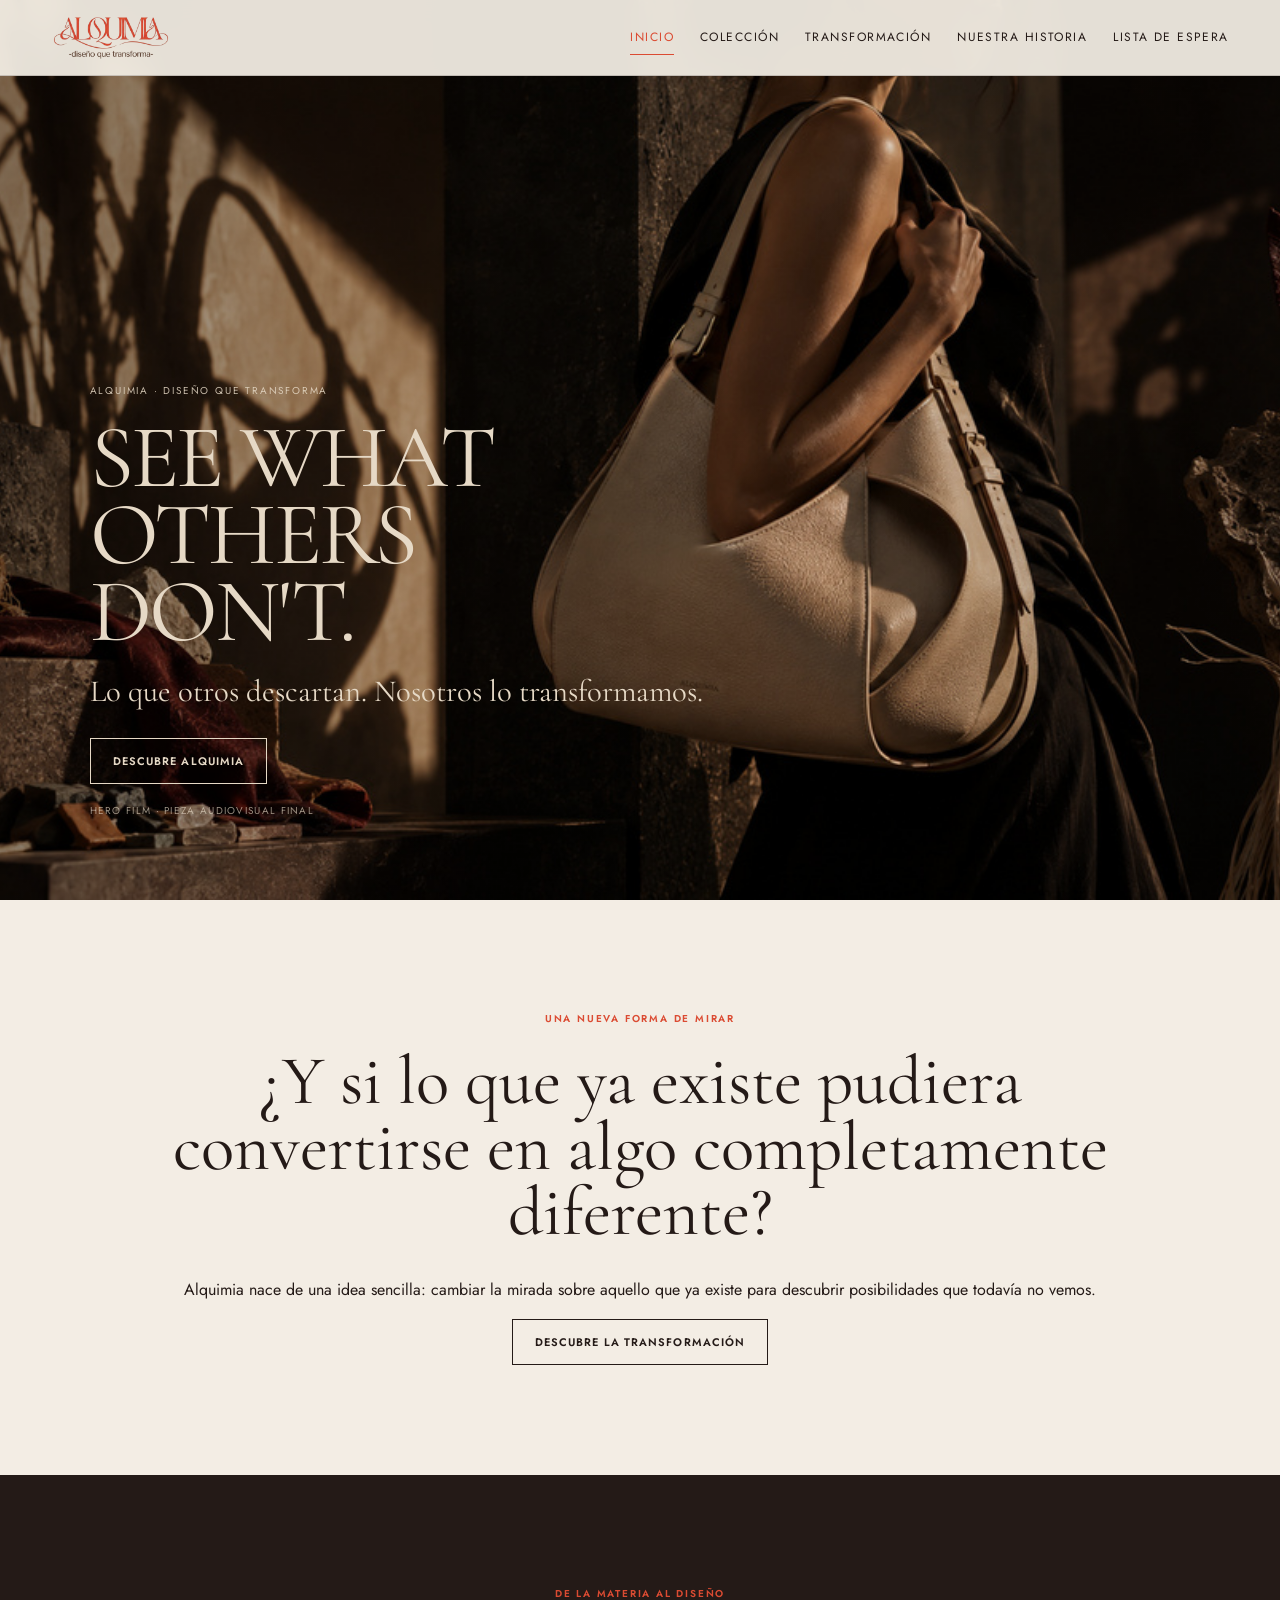
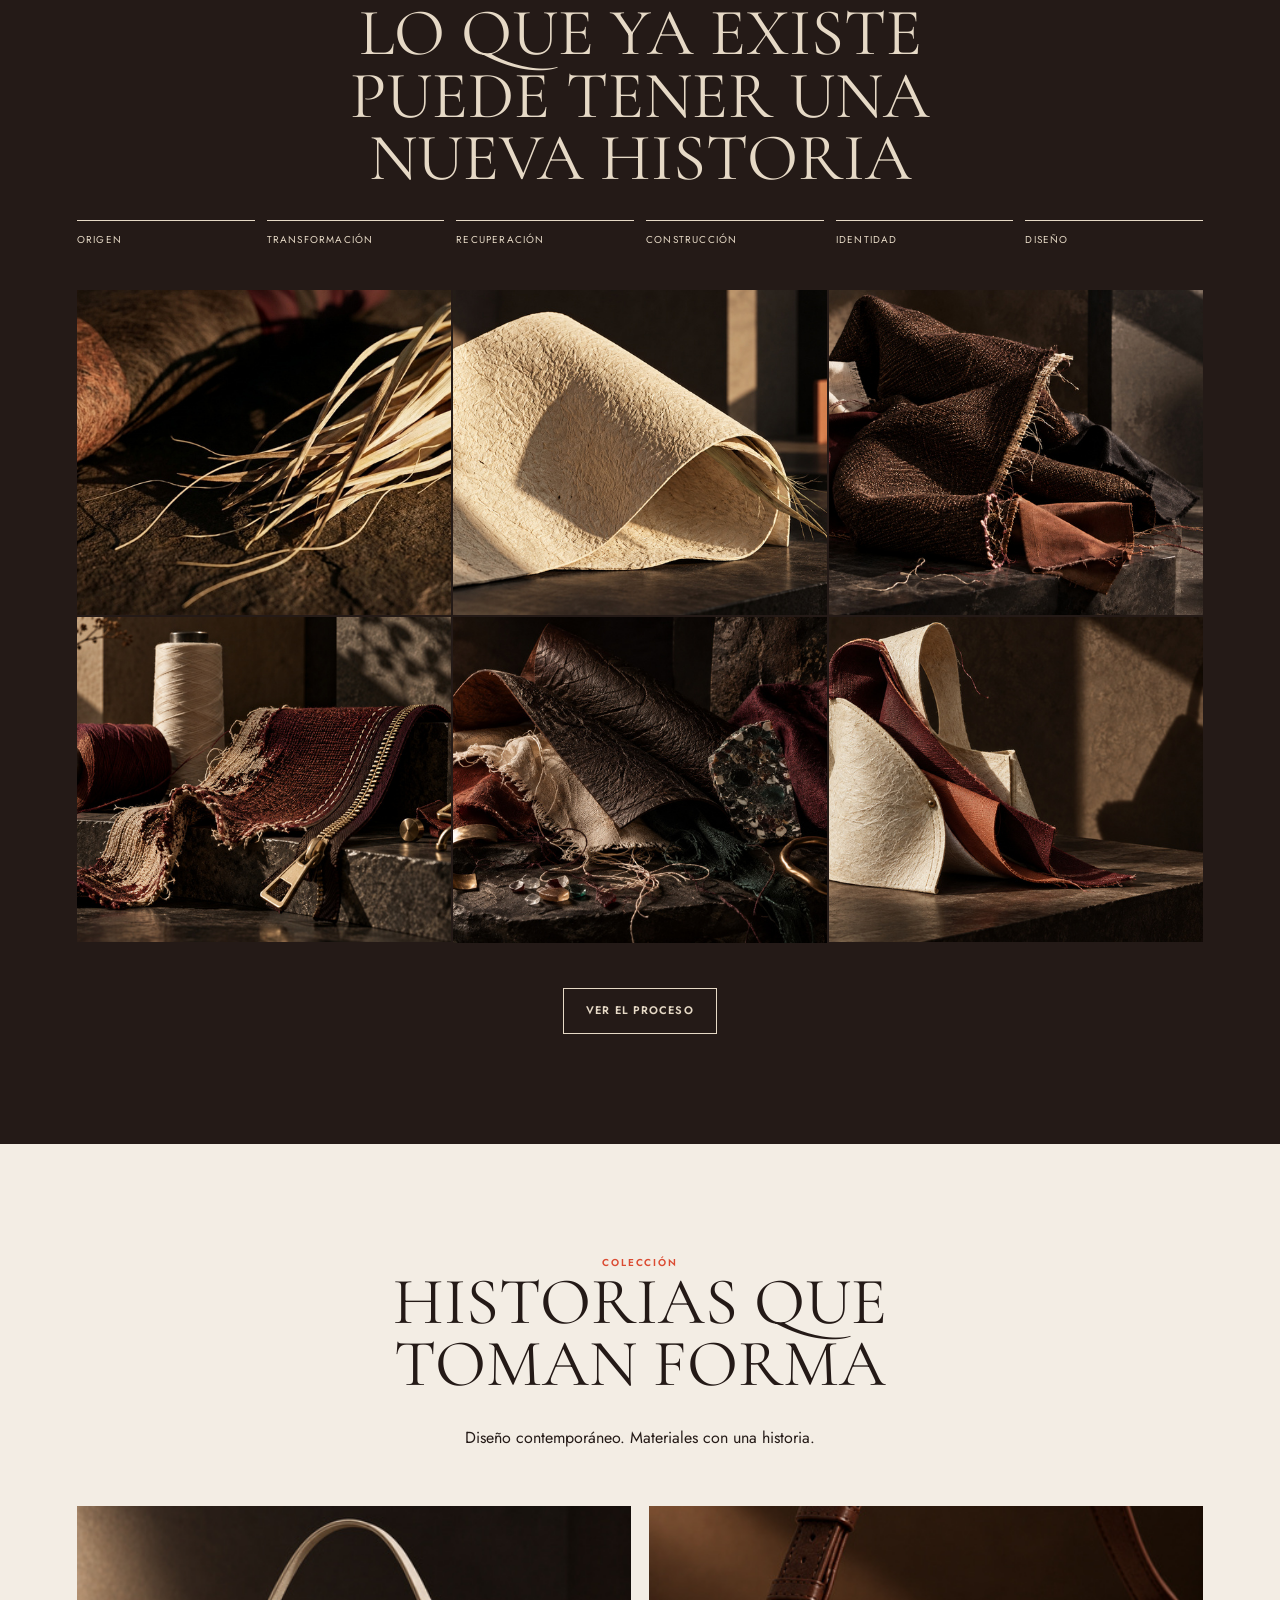
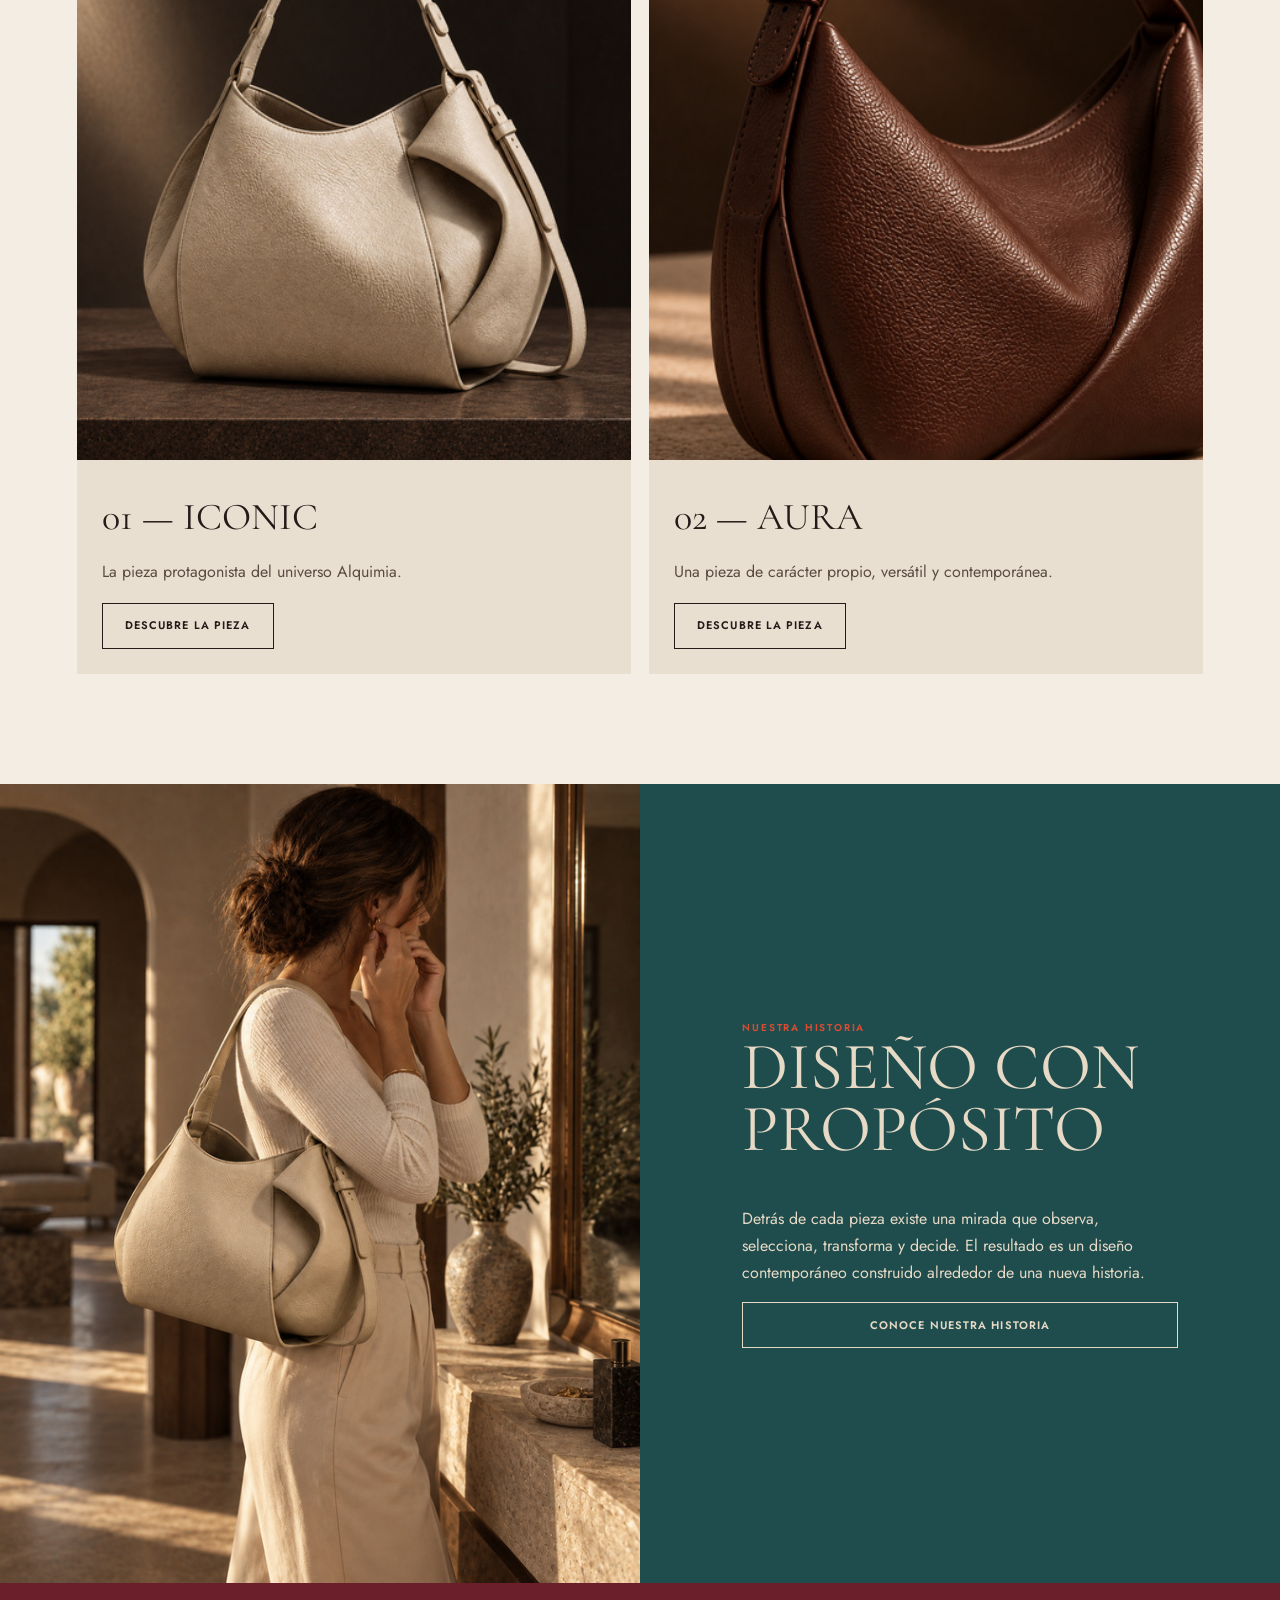
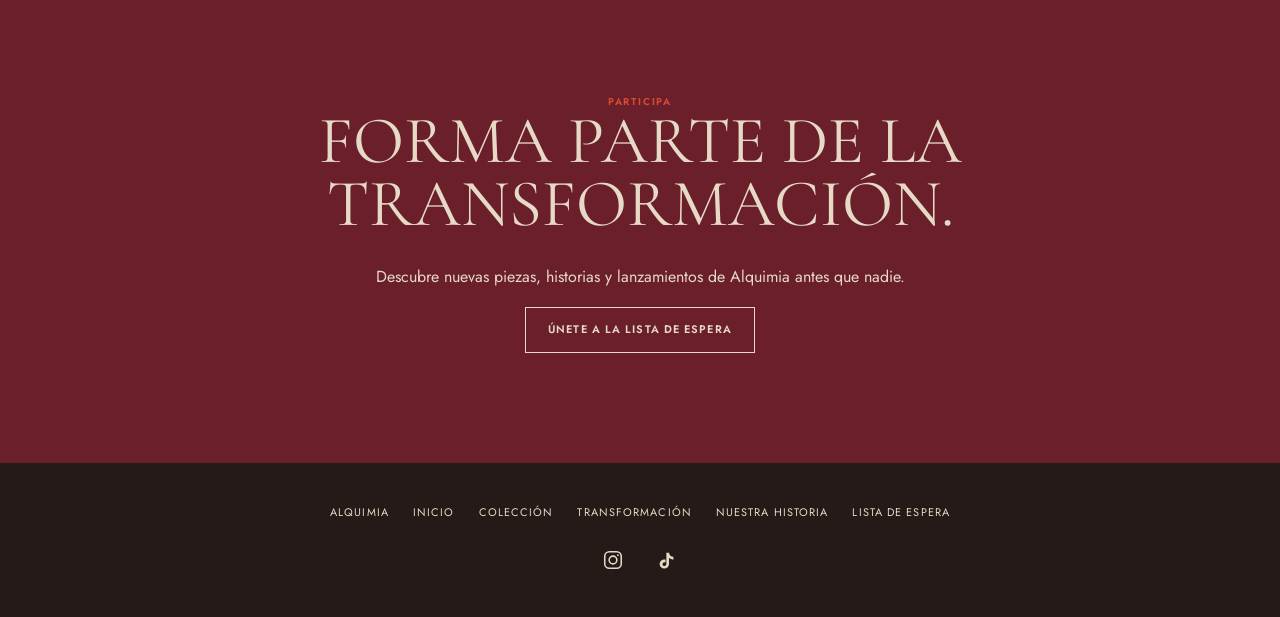
<file: index.html>
<!doctype html><html lang="es"><head><meta charset="utf-8"><meta name="viewport" content="width=device-width,initial-scale=1"><title>Alquimia | Accesorios sostenibles con diseño y propósito</title><meta name="description" content="Descubre Alquimia: accesorios contemporáneos creados a partir de materiales recuperados y reciclados. Diseño con propósito, hecho en Europa."><link rel="stylesheet" href="css/style.css"><link rel="icon" type="image/svg+xml" href="assets/brand/favicon.svg"></head><body>
<header class="site-header"><a class="logo" href="index.html" aria-label="Alquimia, inicio"><img src="assets/brand/logo-alquimia.png" alt="Alquimia — diseño que transforma"></a><nav class="nav"><a href="index.html">Inicio</a><a href="coleccion.html">Colección</a><a href="transformacion.html">Transformación</a><a href="nuestra-historia.html">Nuestra historia</a><a href="lista-de-espera.html">Lista de espera</a></nav><button class="menu" aria-label="Abrir menú">☰</button></header>
<main>
<section class="hero-film" aria-label="Hero visual de Alquimia" style="position:relative;min-height:100vh;overflow:hidden;background:#111;"><img src="assets/hero/hero-01-final.jpg" alt="Mujer con bolso ICONIC de Alquimia en un interior editorial" style="position:absolute;inset:0;width:100%;height:100%;object-fit:cover;z-index:0;"><div class="film-copy"><div class="eyebrow">Alquimia · Diseño que transforma</div><h1 class="display">SEE WHAT<br>OTHERS<br>DON'T.</h1><p>Lo que otros descartan. Nosotros lo transformamos.</p><a class="btn" href="#mirada">Descubre Alquimia</a><div class="film-note">Hero Film · pieza audiovisual final</div></div></section>
<section id="mirada" class="section anchor"><div class="intro"><div class="kicker">Una nueva forma de mirar</div><h2 class="statement serif">¿Y si lo que ya existe pudiera convertirse en algo completamente diferente?</h2><p>Alquimia nace de una idea sencilla: cambiar la mirada sobre aquello que ya existe para descubrir posibilidades que todavía no vemos.</p><a class="btn" href="transformacion.html">Descubre la transformación</a></div></section>
<section class="section dark"><div class="intro"><div class="kicker">De la materia al diseño</div><h2 class="section-title">LO QUE YA EXISTE<br>PUEDE TENER UNA<br>NUEVA HISTORIA</h2></div><div class="process-line"><span>Origen</span><span>Transformación</span><span>Recuperación</span><span>Construcción</span><span>Identidad</span><span>Diseño</span></div><div class="grid-6"><figure tabindex="0"><img src="assets/transformation/ta-01.jpg" alt="Materia de Piñatex en su origen"><figcaption class="caption">01 · Origen · Observa la materia</figcaption></figure><figure tabindex="0"><img src="assets/transformation/ta-02.jpg" alt="Piñatex durante su transformación"><figcaption class="caption">02 · Transformación · Cambiar la materia</figcaption></figure><figure tabindex="0"><img src="assets/transformation/ta-03.jpg" alt="Textil recuperado con una nueva posibilidad"><figcaption class="caption">03 · Recuperación · Darle otra posibilidad</figcaption></figure><figure tabindex="0"><img src="assets/transformation/ta-04.jpg" alt="Detalle de construcción de un accesorio"><figcaption class="caption">04 · Construcción · Crear la pieza</figcaption></figure><figure tabindex="0"><img src="assets/transformation/ta-05.jpg" alt="Materia y color del universo Alquimia"><figcaption class="caption">05 · Identidad · Definir el carácter</figcaption></figure><figure tabindex="0"><img src="assets/transformation/ta-06.jpg" alt="Materia convertida en diseño contemporáneo"><figcaption class="caption">06 · Diseño · Ver lo que puede ser</figcaption></figure></div><div style="text-align:center;margin-top:45px"><a class="btn" href="transformacion.html">Ver el proceso</a></div></section>
<section class="section"><div class="intro"><div class="kicker">Colección</div><h2 class="section-title">HISTORIAS QUE<br>TOMAN FORMA</h2><p>Diseño contemporáneo. Materiales con una historia.</p></div><div class="product-grid" style="margin-top:55px"><article class="product-card"><a class="product-image-link" href="producto-iconic.html" aria-label="Descubrir ICONIC"><img src="assets/products/hero-front.jpg" alt="ICONIC de Alquimia"></a><div class="info"><h3>01 — ICONIC</h3><p>La pieza protagonista del universo Alquimia.</p><a class="btn" href="producto-iconic.html">Descubre la pieza</a></div></article><article class="product-card"><a class="product-image-link" href="producto-aura.html" aria-label="Descubrir AURA"><img src="assets/products/secondary-front.jpg" alt="AURA de Alquimia"></a><div class="info"><h3>02 — AURA</h3><p>Una pieza de carácter propio, versátil y contemporánea.</p><a class="btn" href="producto-aura.html">Descubre la pieza</a></div></article></div></section>
<section class="split"><div class="split-media"><img src="assets/lifestyle/life-04.jpg" alt="Iconic y estilo personal en una escena editorial"></div><div class="split-copy"><div class="kicker">Nuestra historia</div><h2 class="section-title">DISEÑO CON PROPÓSITO</h2><p>Detrás de cada pieza existe una mirada que observa, selecciona, transforma y decide. El resultado es un diseño contemporáneo construido alrededor de una nueva historia.</p><a class="btn" href="nuestra-historia.html">Conoce nuestra historia</a></div></section>
<section class="section waitlist"><div class="waitlist-inner"><div class="kicker">Participa</div><h2 class="section-title">FORMA PARTE DE LA TRANSFORMACIÓN.</h2><p>Descubre nuevas piezas, historias y lanzamientos de Alquimia antes que nadie.</p><a class="btn" href="lista-de-espera.html">Únete a la lista de espera</a></div></section>
</main><footer class="footer"><div class="footer-links"><span>Alquimia</span><a href="index.html">Inicio</a><a href="coleccion.html">Colección</a><a href="transformacion.html">Transformación</a><a href="nuestra-historia.html">Nuestra historia</a><a href="lista-de-espera.html">Lista de espera</a></div><div class="footer-social" aria-label="Redes sociales"><a href="https://www.instagram.com/alquimia.accessorios/?stkn=MXY4cm1wZjN4dGFjZw%3D%3D&utm_source=qr" target="_blank" rel="noopener noreferrer" aria-label="Instagram de Alquimia"><svg viewBox="0 0 24 24" aria-hidden="true"><rect x="3" y="3" width="18" height="18" rx="5" fill="none" stroke="currentColor" stroke-width="1.7"/><circle cx="12" cy="12" r="4.2" fill="none" stroke="currentColor" stroke-width="1.7"/><circle cx="17.4" cy="6.7" r="1" fill="currentColor"/></svg></a><a href="https://www.tiktok.com/@alquimia.accessor?_r=1&_t=ZN-9A3bfkNKvQN" target="_blank" rel="noopener noreferrer" aria-label="TikTok de Alquimia"><svg viewBox="0 0 24 24" aria-hidden="true"><path d="M14.2 4c.5 2.7 2 4.3 4.8 4.5v3.1c-1.8-.1-3.4-.7-4.8-1.7v6.2c0 3.2-2.1 5.3-5.2 5.3A5 5 0 0 1 4 16.5c0-2.8 2.3-5.1 5.2-5.1.4 0 .8 0 1.2.1v3.2a2.4 2.4 0 0 0-1.2-.3c-1.2 0-2.1.9-2.1 2.1s.9 2.1 2.1 2.1c1.4 0 2.1-.9 2.1-2.4V4h2.9Z" fill="currentColor"/></svg></a></div></footer><script src="js/script.js"></script></body></html>
</file>
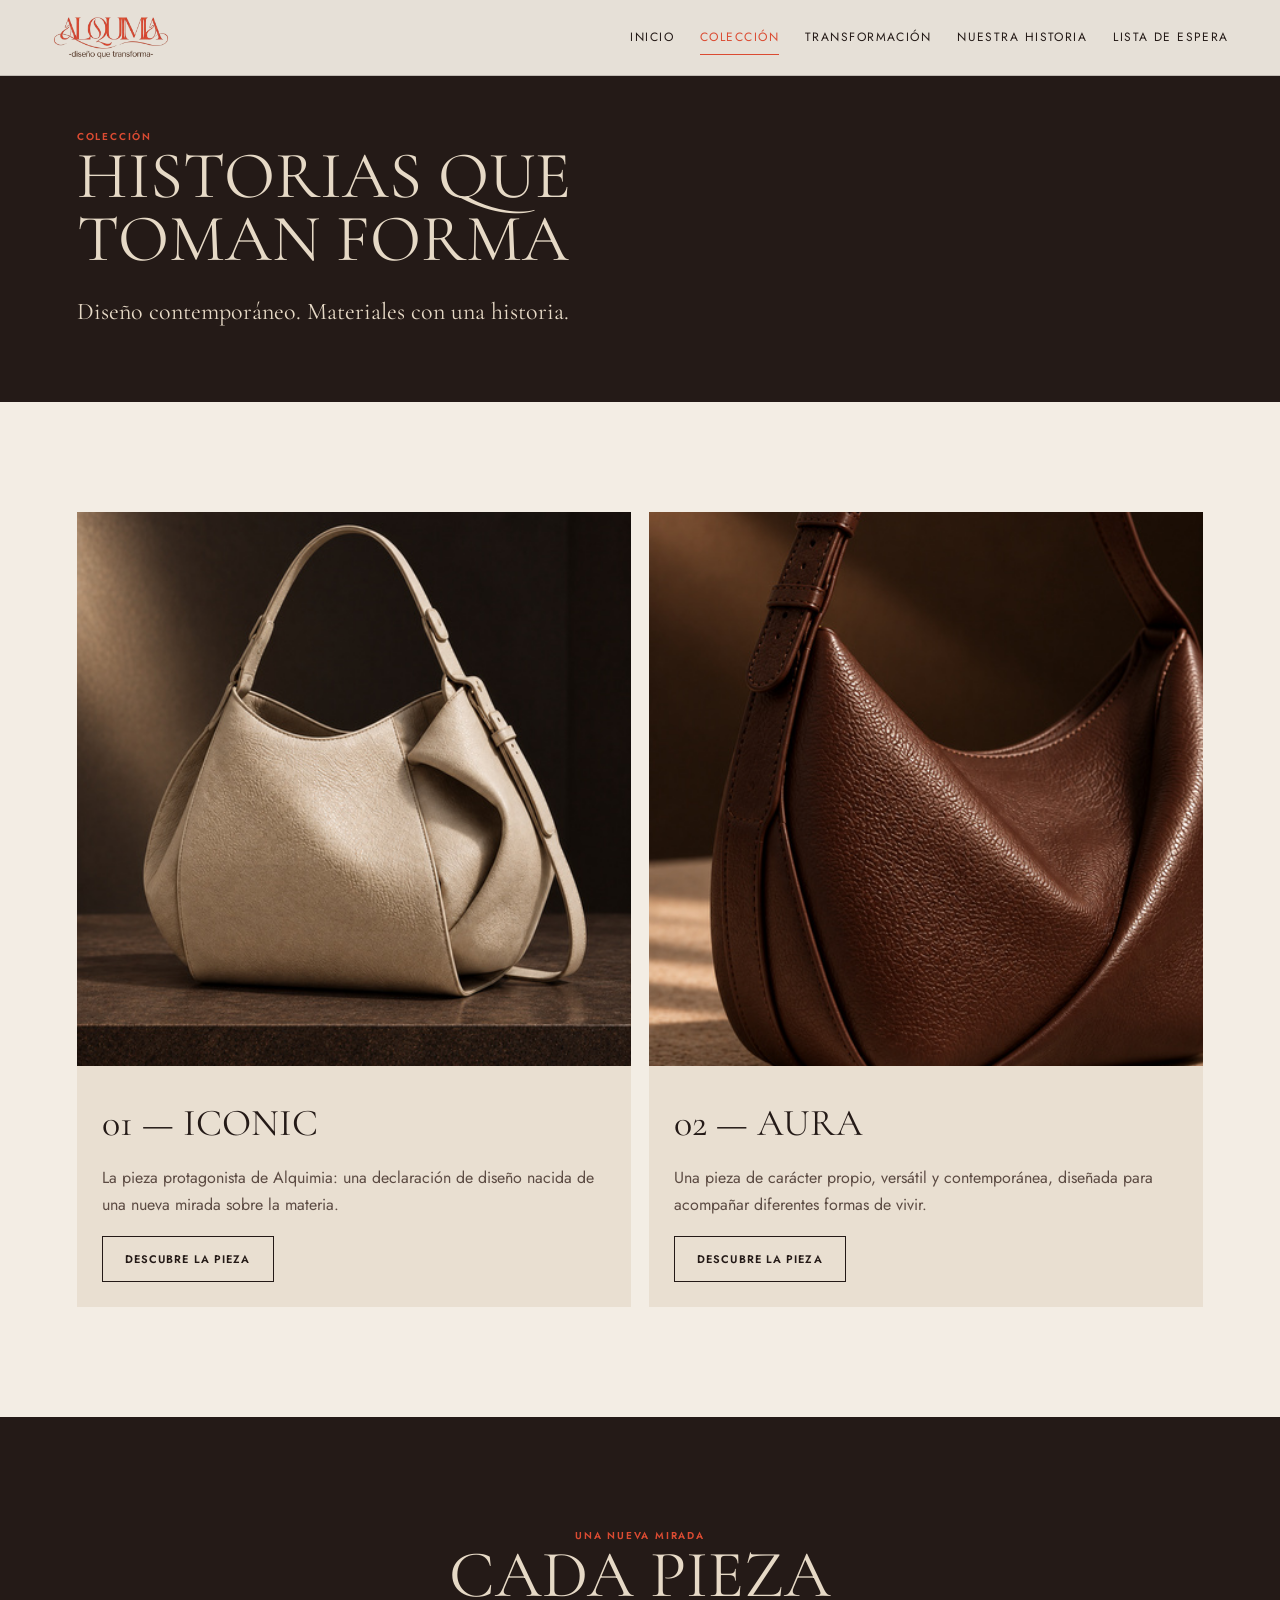
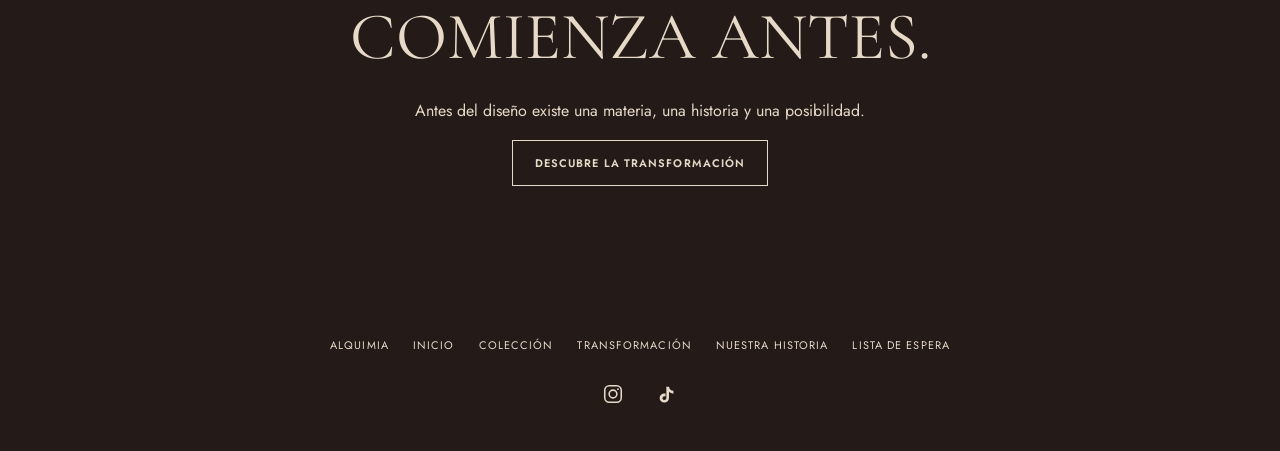
<file: coleccion.html>
<!doctype html><html lang="es"><head><meta charset="utf-8"><meta name="viewport" content="width=device-width,initial-scale=1"><title>Colección | Alquimia — Accesorios sostenibles</title><meta name="description" content="Explora la colección de Alquimia y descubre accesorios contemporáneos creados a partir de materiales con una historia."><link rel="stylesheet" href="css/style.css"><link rel="icon" type="image/svg+xml" href="assets/brand/favicon.svg"></head><body><header class="site-header"><a class="logo" href="index.html" aria-label="Alquimia, inicio"><img src="assets/brand/logo-alquimia.png" alt="Alquimia — diseño que transforma"></a><nav class="nav"><a href="index.html">Inicio</a><a href="coleccion.html">Colección</a><a href="transformacion.html">Transformación</a><a href="nuestra-historia.html">Nuestra historia</a><a href="lista-de-espera.html">Lista de espera</a></nav><button class="menu" aria-label="Abrir menú">☰</button></header><main><section class="page-hero"><div class="kicker">Colección</div><h1 class="section-title">HISTORIAS QUE<br>TOMAN FORMA</h1><p class="collection-intro">Diseño contemporáneo. Materiales con una historia.</p></section><section class="section"><div class="product-grid"><article class="product-card"><a class="product-image-link" href="producto-iconic.html" aria-label="Descubrir ICONIC"><img src="assets/products/hero-front.jpg" alt="ICONIC de Alquimia"></a><div class="info"><h3>01 — ICONIC</h3><p>La pieza protagonista de Alquimia: una declaración de diseño nacida de una nueva mirada sobre la materia.</p><a class="btn" href="producto-iconic.html">Descubre la pieza</a></div></article><article class="product-card"><a class="product-image-link" href="producto-aura.html" aria-label="Descubrir AURA"><img src="assets/products/secondary-front.jpg" alt="AURA de Alquimia"></a><div class="info"><h3>02 — AURA</h3><p>Una pieza de carácter propio, versátil y contemporánea, diseñada para acompañar diferentes formas de vivir.</p><a class="btn" href="producto-aura.html">Descubre la pieza</a></div></article></div></section><section class="section dark"><div class="intro"><div class="kicker">Una nueva mirada</div><h2 class="section-title">CADA PIEZA<br>COMIENZA ANTES.</h2><p>Antes del diseño existe una materia, una historia y una posibilidad.</p><a class="btn" href="transformacion.html">Descubre la transformación</a></div></section></main><footer class="footer"><div class="footer-links"><span>Alquimia</span><a href="index.html">Inicio</a><a href="coleccion.html">Colección</a><a href="transformacion.html">Transformación</a><a href="nuestra-historia.html">Nuestra historia</a><a href="lista-de-espera.html">Lista de espera</a></div><div class="footer-social" aria-label="Redes sociales"><a href="https://www.instagram.com/alquimia.accessorios/?stkn=MXY4cm1wZjN4dGFjZw%3D%3D&utm_source=qr" target="_blank" rel="noopener noreferrer" aria-label="Instagram de Alquimia"><svg viewBox="0 0 24 24" aria-hidden="true"><rect x="3" y="3" width="18" height="18" rx="5" fill="none" stroke="currentColor" stroke-width="1.7"/><circle cx="12" cy="12" r="4.2" fill="none" stroke="currentColor" stroke-width="1.7"/><circle cx="17.4" cy="6.7" r="1" fill="currentColor"/></svg></a><a href="https://www.tiktok.com/@alquimia.accessor?_r=1&_t=ZN-9A3bfkNKvQN" target="_blank" rel="noopener noreferrer" aria-label="TikTok de Alquimia"><svg viewBox="0 0 24 24" aria-hidden="true"><path d="M14.2 4c.5 2.7 2 4.3 4.8 4.5v3.1c-1.8-.1-3.4-.7-4.8-1.7v6.2c0 3.2-2.1 5.3-5.2 5.3A5 5 0 0 1 4 16.5c0-2.8 2.3-5.1 5.2-5.1.4 0 .8 0 1.2.1v3.2a2.4 2.4 0 0 0-1.2-.3c-1.2 0-2.1.9-2.1 2.1s.9 2.1 2.1 2.1c1.4 0 2.1-.9 2.1-2.4V4h2.9Z" fill="currentColor"/></svg></a></div></footer><script src="js/script.js"></script></body></html>
</file>
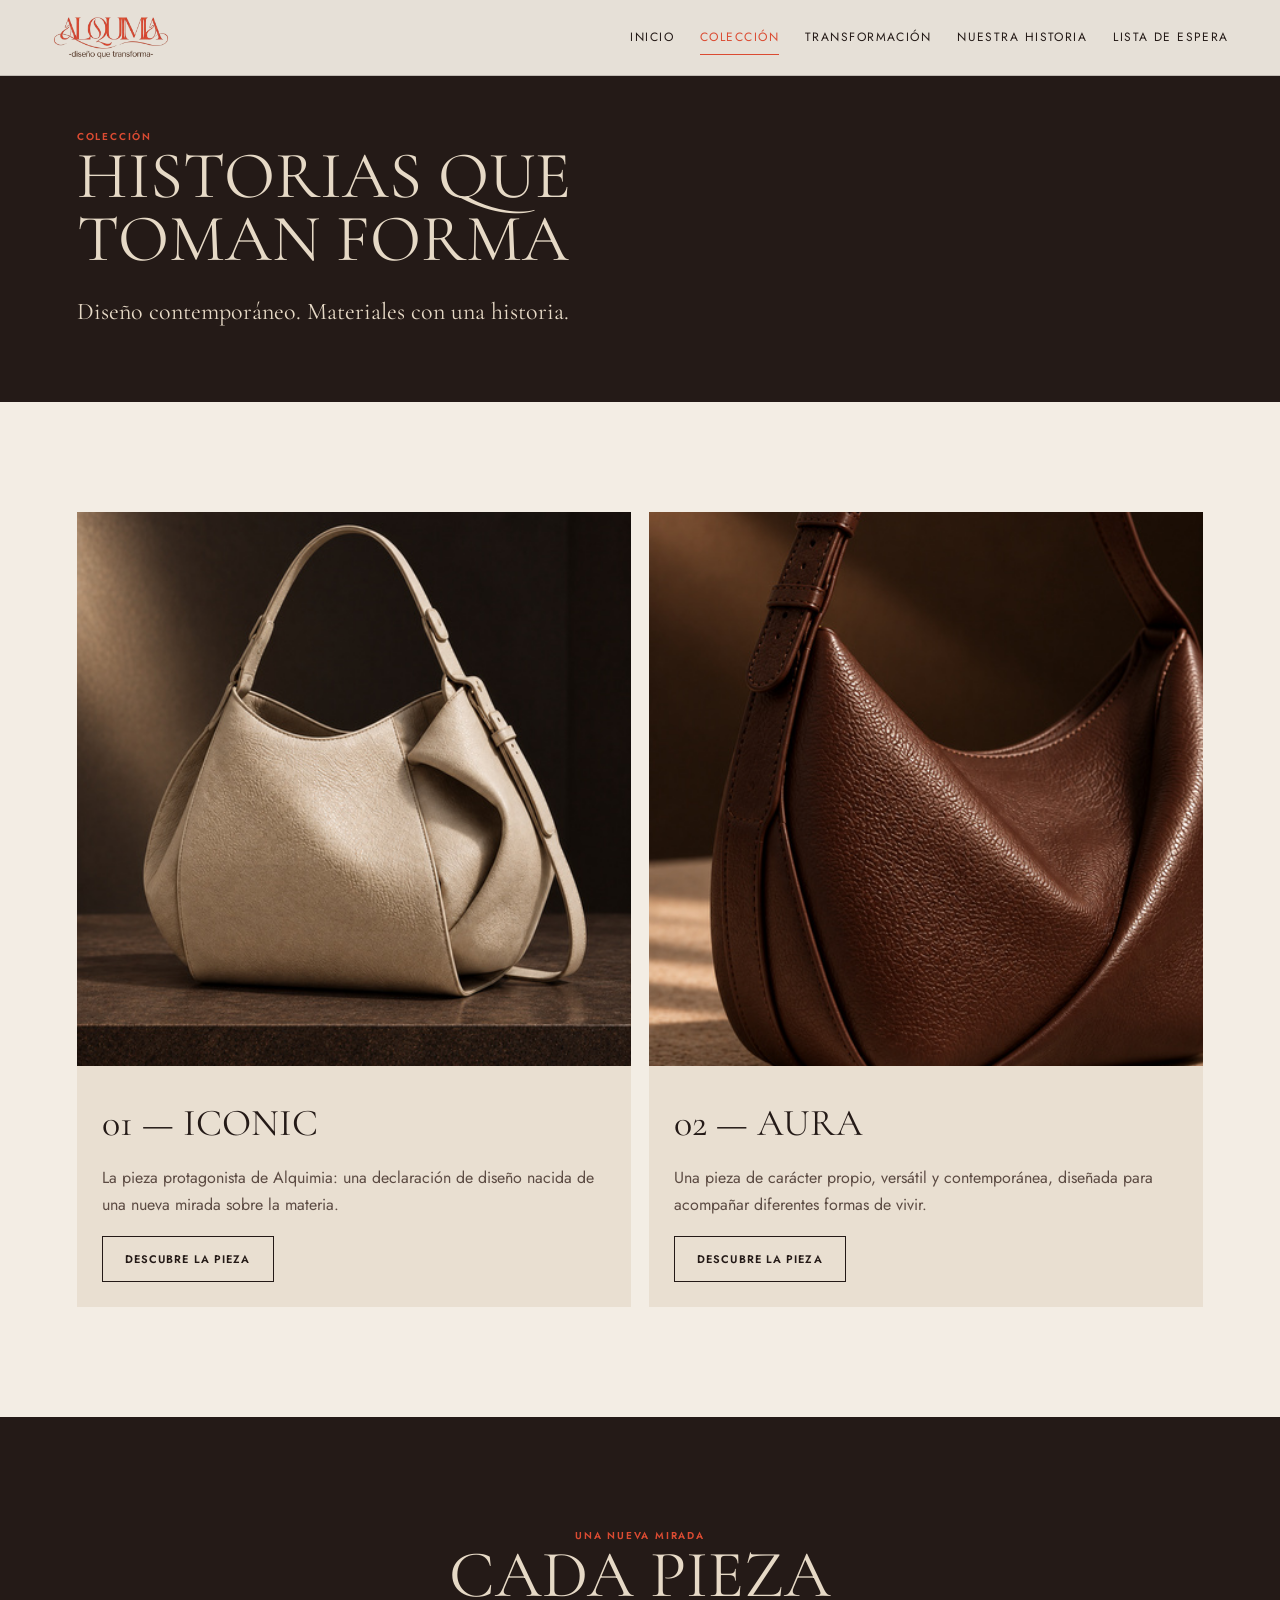
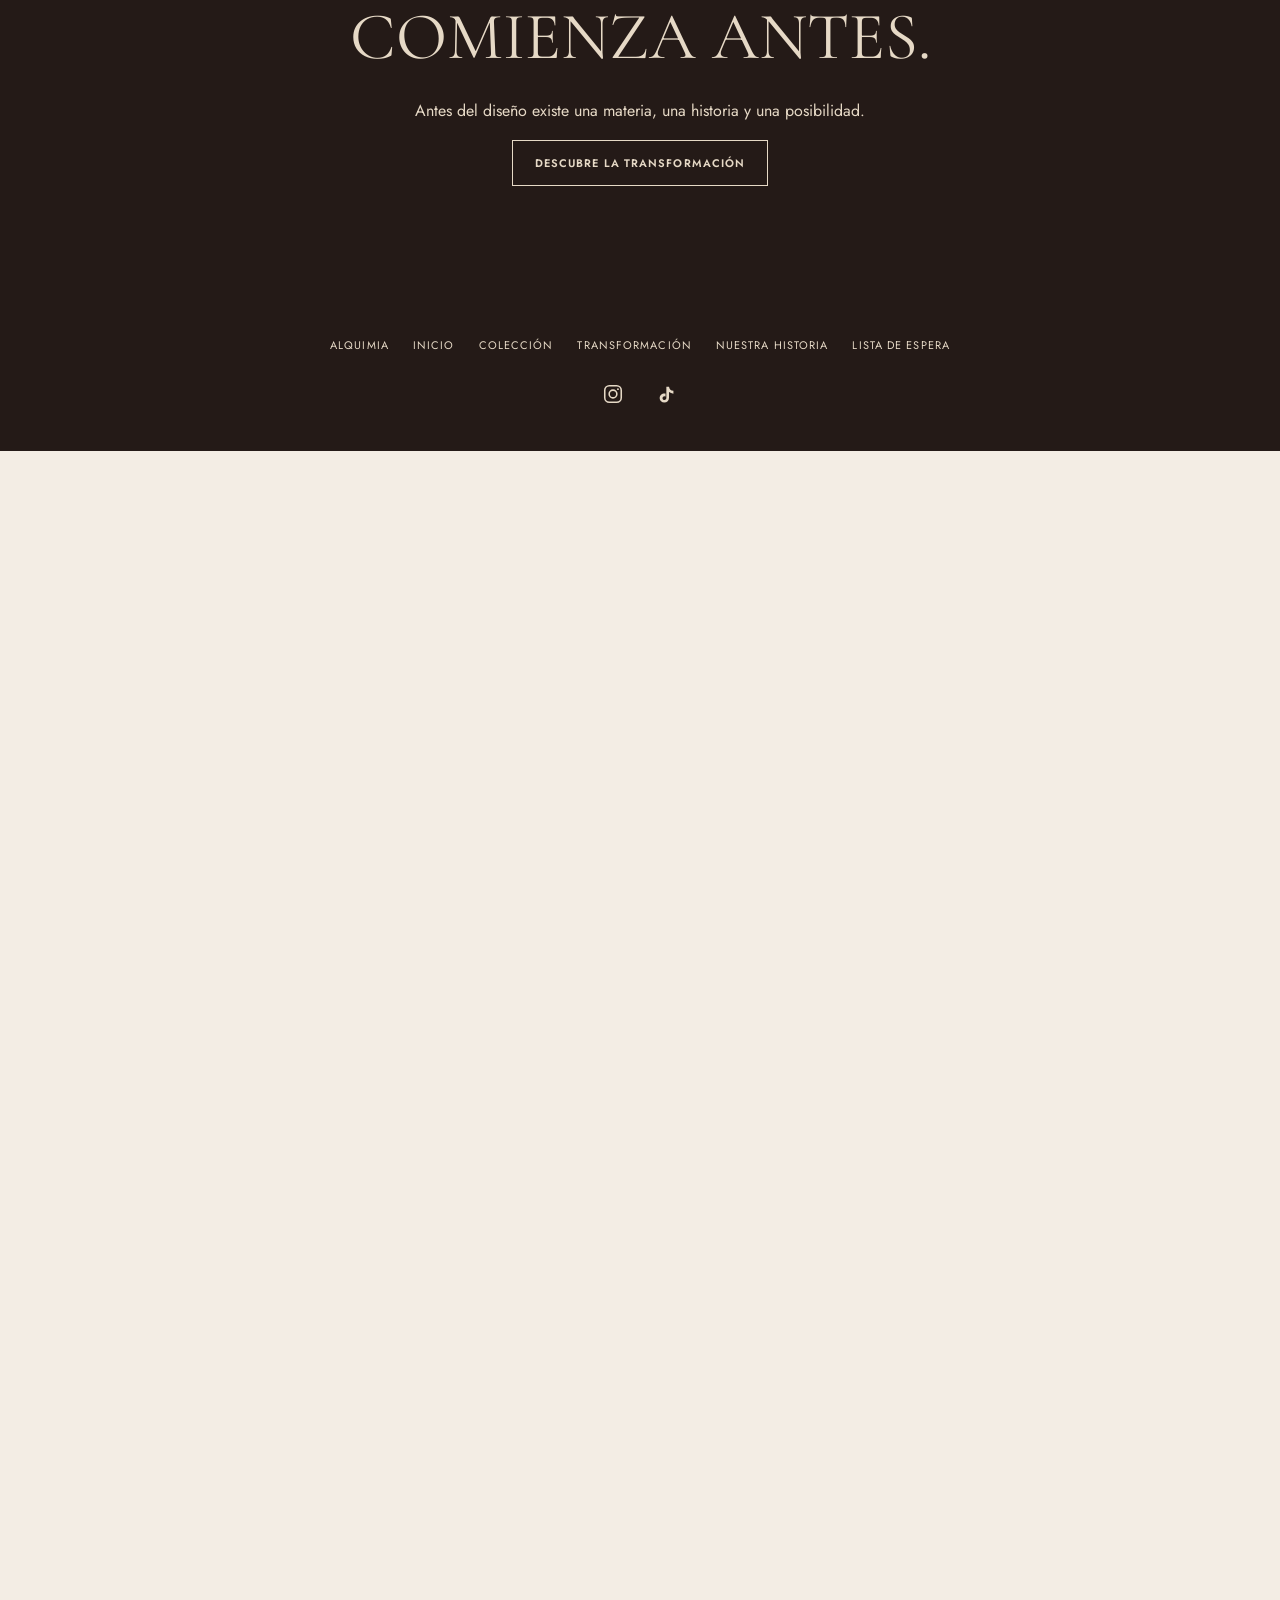
<file: collection.html>
<!doctype html><html lang="es"><head><meta charset="utf-8"><meta http-equiv="refresh" content="0;url=coleccion.html"><link rel="canonical" href="coleccion.html"><title>Colección | Alquimia</title></head><body><a href="coleccion.html">Ir a Colección</a></body></html>
</file>
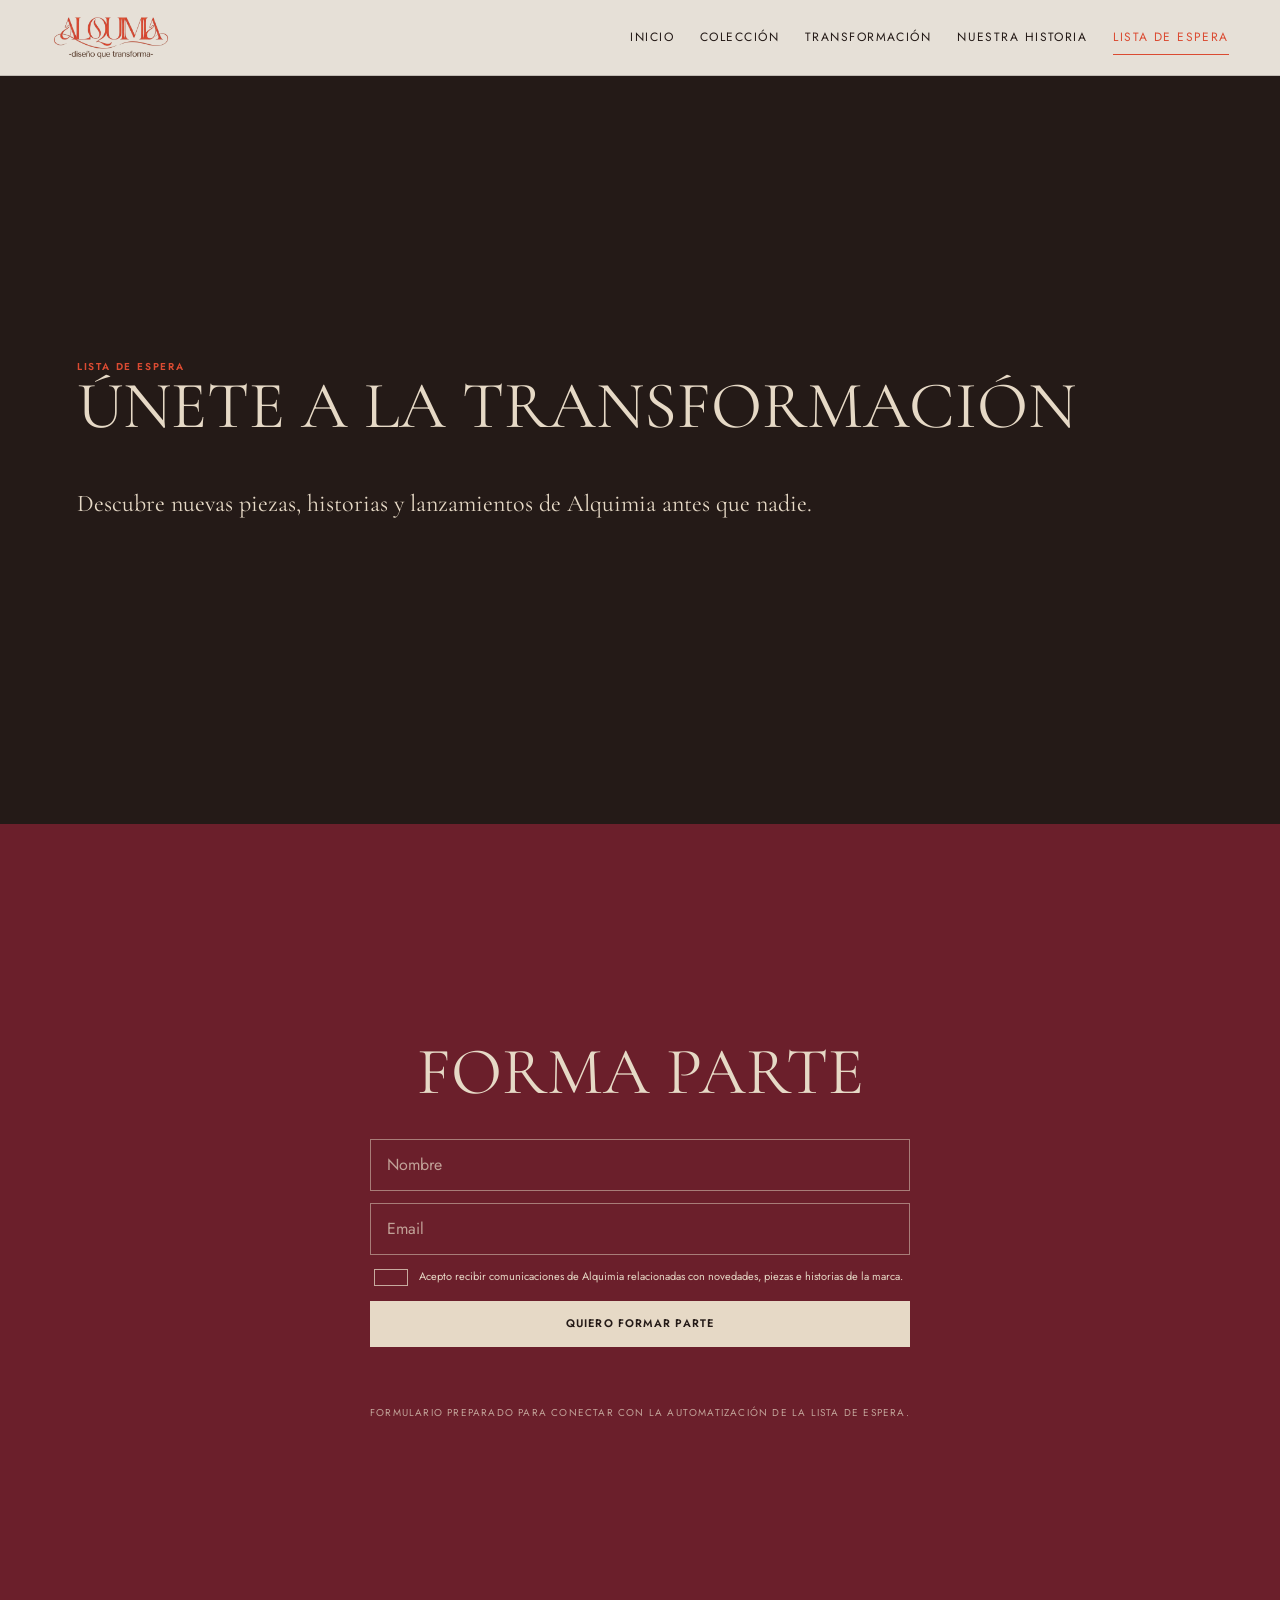
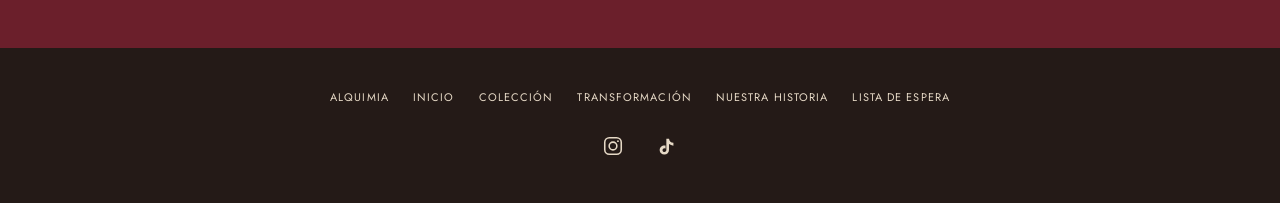
<file: lista-de-espera.html>
<!doctype html><html lang="es"><head><meta charset="utf-8"><meta name="viewport" content="width=device-width,initial-scale=1"><title>Lista de espera | Alquimia</title><meta name="description" content="Únete a la lista de espera de Alquimia y descubre nuevas piezas, historias y lanzamientos antes que nadie."><link rel="stylesheet" href="css/style.css"><link rel="icon" type="image/svg+xml" href="assets/brand/favicon.svg"></head><body class="waitlist-page"><header class="site-header"><a class="logo" href="index.html" aria-label="Alquimia, inicio"><img src="assets/brand/logo-alquimia.png" alt="Alquimia — diseño que transforma"></a><nav class="nav"><a href="index.html">Inicio</a><a href="coleccion.html">Colección</a><a href="transformacion.html">Transformación</a><a href="nuestra-historia.html">Nuestra historia</a><a href="lista-de-espera.html">Lista de espera</a></nav><button class="menu" aria-label="Abrir menú">☰</button></header><main><section class="page-hero"><div class="kicker">Lista de espera</div><h1 class="section-title">ÚNETE A LA TRANSFORMACIÓN</h1><p class="collection-intro">Descubre nuevas piezas, historias y lanzamientos de Alquimia antes que nadie.</p></section><section class="section waitlist"><div class="waitlist-inner"><h2 class="section-title">FORMA PARTE</h2><form class="form" id="waitlist-form"><input name="name" required placeholder="Nombre" aria-label="Nombre"><input name="email" required type="email" placeholder="Email" aria-label="Email"><label class="check"><input type="checkbox" required> <span>Acepto recibir comunicaciones de Alquimia relacionadas con novedades, piezas e historias de la marca.</span></label><button class="btn" type="submit">Quiero formar parte</button><div class="form-message" aria-live="polite"></div></form><p class="small-note" style="margin-top:25px">Formulario preparado para conectar con la automatización de la lista de espera.</p></div></section></main><footer class="footer"><div class="footer-links"><span>Alquimia</span><a href="index.html">Inicio</a><a href="coleccion.html">Colección</a><a href="transformacion.html">Transformación</a><a href="nuestra-historia.html">Nuestra historia</a><a href="lista-de-espera.html">Lista de espera</a></div><div class="footer-social" aria-label="Redes sociales"><a href="https://www.instagram.com/alquimia.accessorios/?stkn=MXY4cm1wZjN4dGFjZw%3D%3D&utm_source=qr" target="_blank" rel="noopener noreferrer" aria-label="Instagram de Alquimia"><svg viewBox="0 0 24 24" aria-hidden="true"><rect x="3" y="3" width="18" height="18" rx="5" fill="none" stroke="currentColor" stroke-width="1.7"/><circle cx="12" cy="12" r="4.2" fill="none" stroke="currentColor" stroke-width="1.7"/><circle cx="17.4" cy="6.7" r="1" fill="currentColor"/></svg></a><a href="https://www.tiktok.com/@alquimia.accessor?_r=1&_t=ZN-9A3bfkNKvQN" target="_blank" rel="noopener noreferrer" aria-label="TikTok de Alquimia"><svg viewBox="0 0 24 24" aria-hidden="true"><path d="M14.2 4c.5 2.7 2 4.3 4.8 4.5v3.1c-1.8-.1-3.4-.7-4.8-1.7v6.2c0 3.2-2.1 5.3-5.2 5.3A5 5 0 0 1 4 16.5c0-2.8 2.3-5.1 5.2-5.1.4 0 .8 0 1.2.1v3.2a2.4 2.4 0 0 0-1.2-.3c-1.2 0-2.1.9-2.1 2.1s.9 2.1 2.1 2.1c1.4 0 2.1-.9 2.1-2.4V4h2.9Z" fill="currentColor"/></svg></a></div></footer><script src="js/script.js"></script></body></html>
</file>
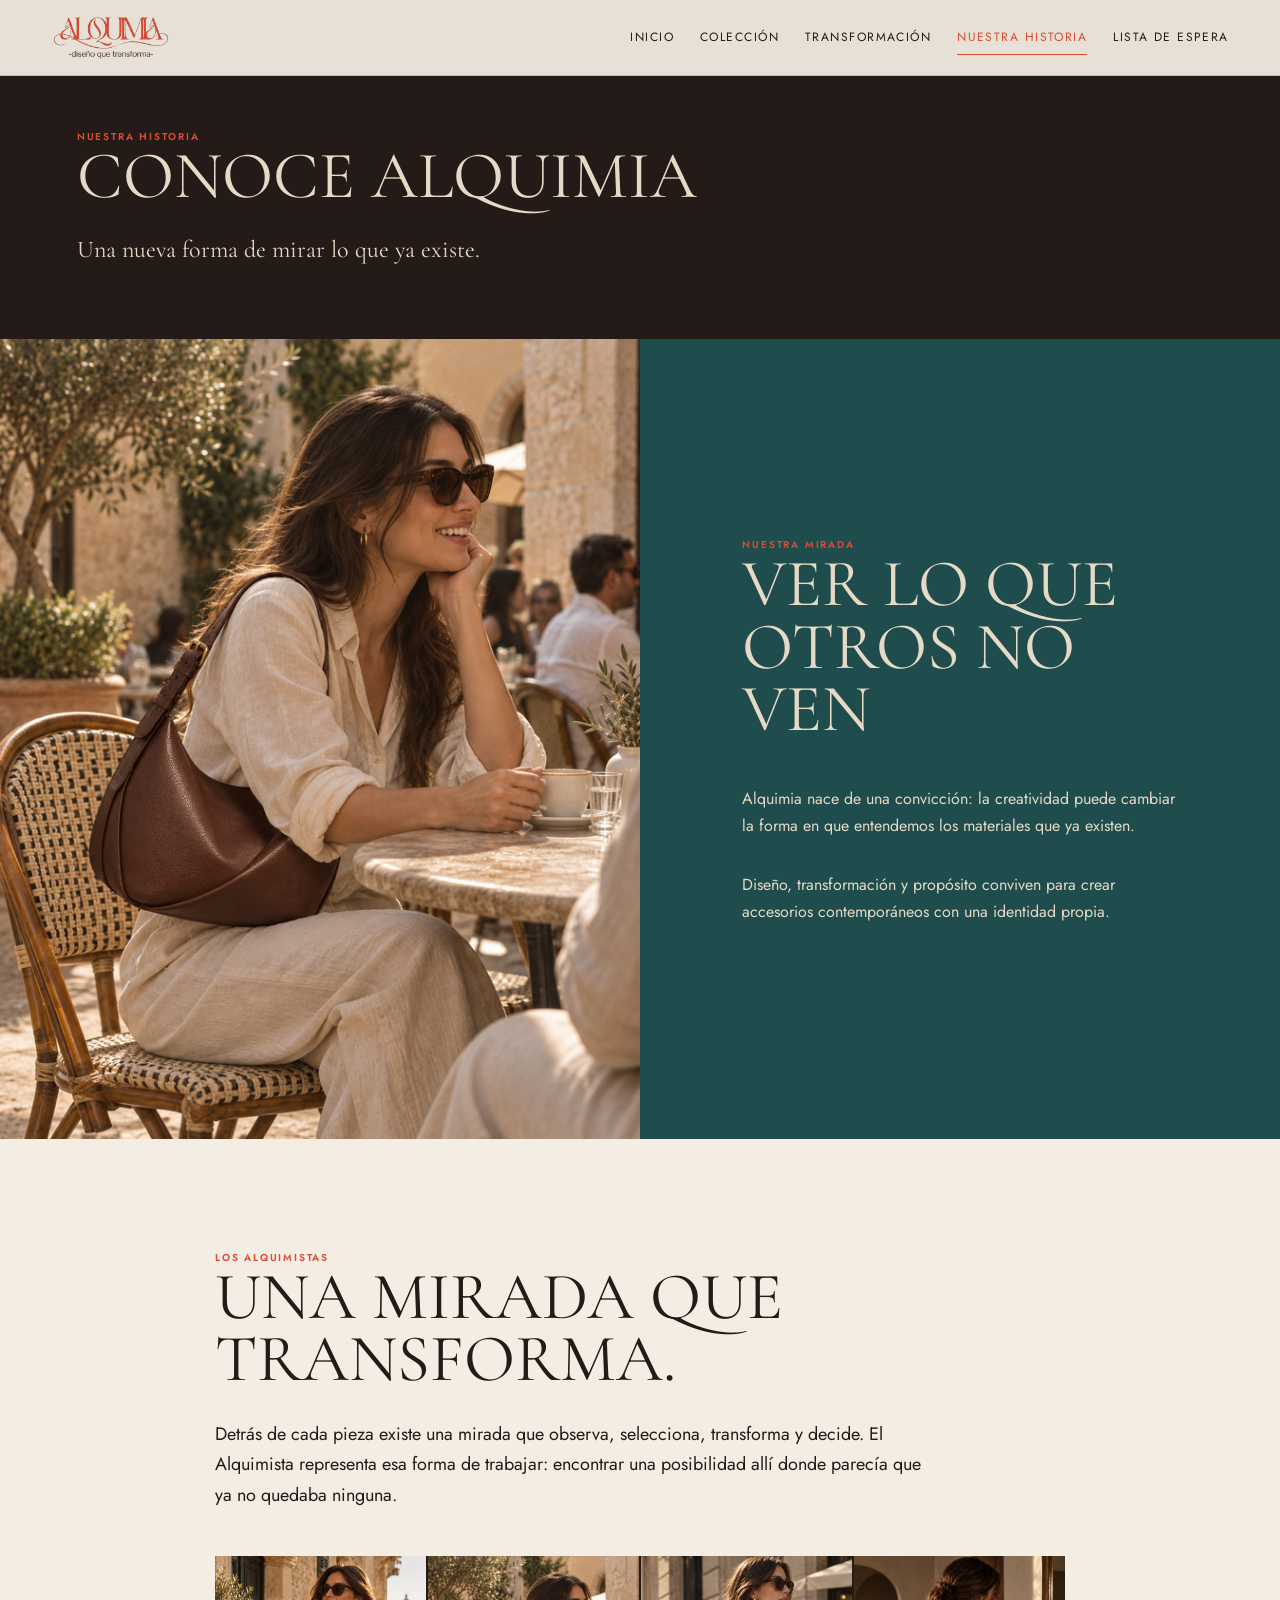
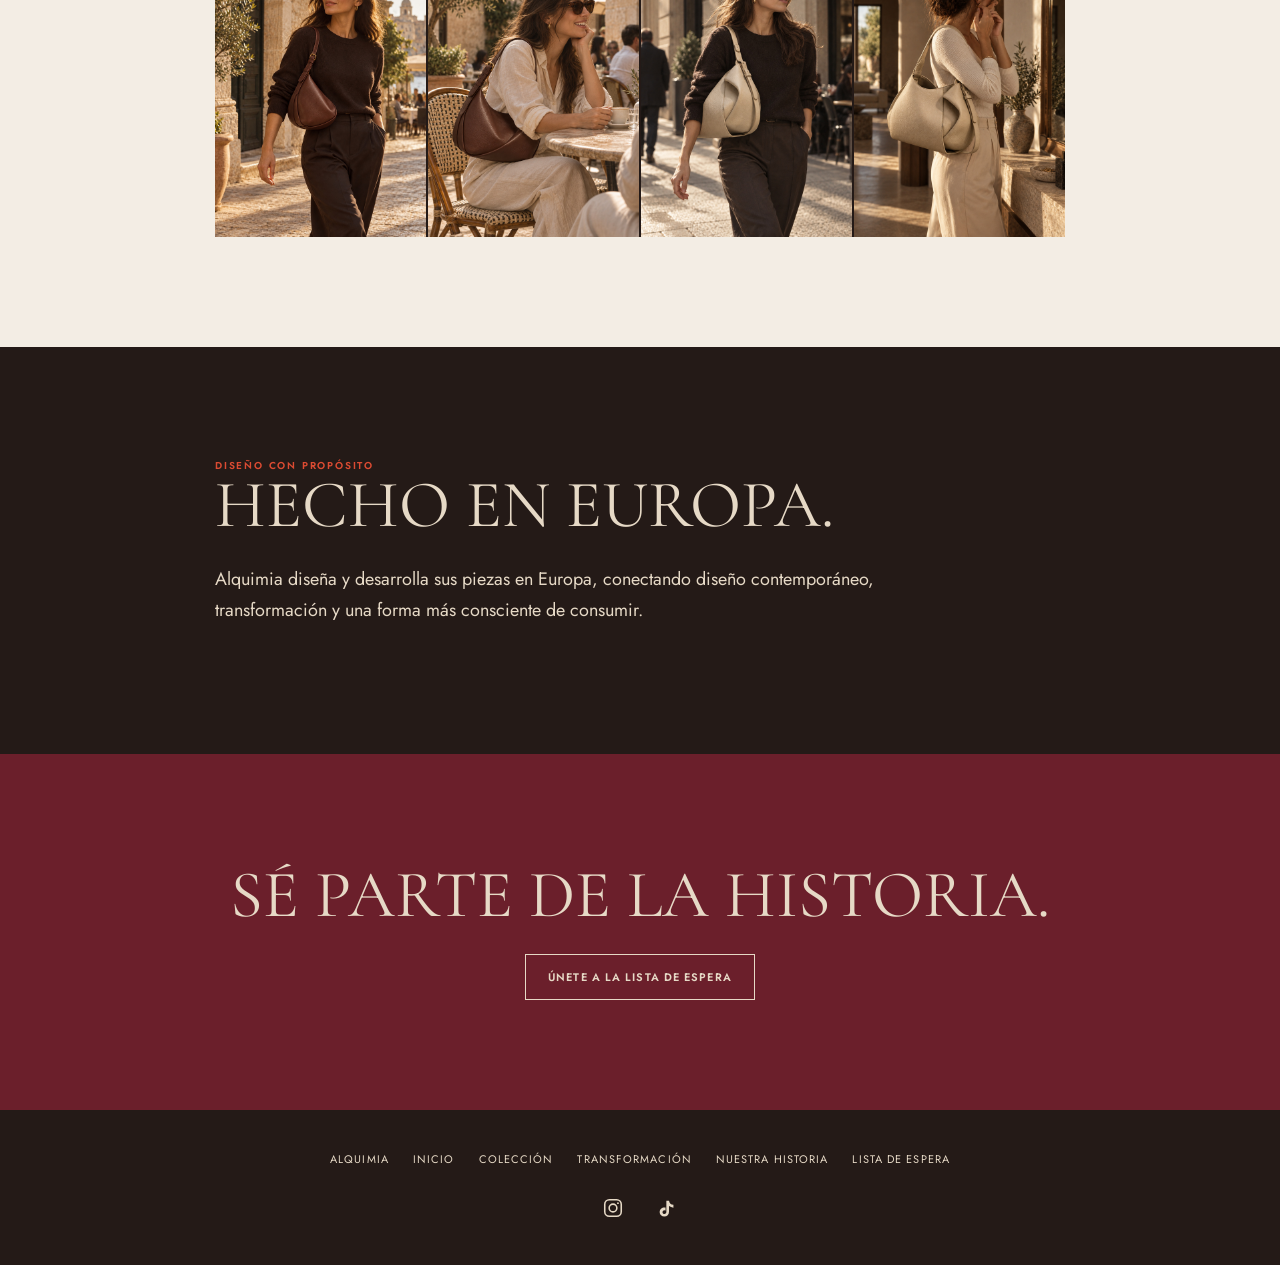
<file: nuestra-historia.html>
<!doctype html><html lang="es"><head><meta charset="utf-8"><meta name="viewport" content="width=device-width,initial-scale=1"><title>Nuestra historia | Alquimia — Diseño con propósito</title><meta name="description" content="Conoce la historia de Alquimia, una marca de accesorios contemporáneos que une diseño, transformación y una nueva forma de mirar los materiales."><link rel="stylesheet" href="css/style.css"><link rel="icon" type="image/svg+xml" href="assets/brand/favicon.svg"></head><body><header class="site-header"><a class="logo" href="index.html" aria-label="Alquimia, inicio"><img src="assets/brand/logo-alquimia.png" alt="Alquimia — diseño que transforma"></a><nav class="nav"><a href="index.html">Inicio</a><a href="coleccion.html">Colección</a><a href="transformacion.html">Transformación</a><a href="nuestra-historia.html">Nuestra historia</a><a href="lista-de-espera.html">Lista de espera</a></nav><button class="menu" aria-label="Abrir menú">☰</button></header><main><section class="page-hero"><div class="kicker">Nuestra historia</div><h1 class="section-title">CONOCE ALQUIMIA</h1><p class="collection-intro">Una nueva forma de mirar lo que ya existe.</p></section><section class="split"><div class="split-media"><img src="assets/lifestyle/life-02.jpg" alt="Universo cotidiano de Alquimia"></div><div class="split-copy"><div class="kicker">Nuestra mirada</div><h2 class="section-title">VER LO QUE OTROS NO VEN</h2><p>Alquimia nace de una convicción: la creatividad puede cambiar la forma en que entendemos los materiales que ya existen.</p><p>Diseño, transformación y propósito conviven para crear accesorios contemporáneos con una identidad propia.</p></div></section><section class="section"><div class="copy-section"><div class="kicker">Los Alquimistas</div><h2 class="section-title">UNA MIRADA QUE TRANSFORMA.</h2><p>Detrás de cada pieza existe una mirada que observa, selecciona, transforma y decide. El Alquimista representa esa forma de trabajar: encontrar una posibilidad allí donde parecía que ya no quedaba ninguna.</p><div class="life-grid" style="margin-top:45px"><img src="assets/lifestyle/life-01.jpg" alt="Aura en ciudad"><img src="assets/lifestyle/life-02.jpg" alt="Aura en una pausa cotidiana"><img src="assets/lifestyle/life-03.jpg" alt="Iconic en movimiento"><img src="assets/lifestyle/life-04.jpg" alt="Iconic y estilo personal"></div></div></section><section class="section dark"><div class="copy-section"><div class="kicker">Diseño con propósito</div><h2 class="section-title">HECHO EN EUROPA.</h2><p>Alquimia diseña y desarrolla sus piezas en Europa, conectando diseño contemporáneo, transformación y una forma más consciente de consumir.</p></div></section><section class="section waitlist"><div class="waitlist-inner"><h2 class="section-title">SÉ PARTE DE LA HISTORIA.</h2><a class="btn" href="lista-de-espera.html">Únete a la lista de espera</a></div></section></main><footer class="footer"><div class="footer-links"><span>Alquimia</span><a href="index.html">Inicio</a><a href="coleccion.html">Colección</a><a href="transformacion.html">Transformación</a><a href="nuestra-historia.html">Nuestra historia</a><a href="lista-de-espera.html">Lista de espera</a></div><div class="footer-social" aria-label="Redes sociales"><a href="https://www.instagram.com/alquimia.accessorios/?stkn=MXY4cm1wZjN4dGFjZw%3D%3D&utm_source=qr" target="_blank" rel="noopener noreferrer" aria-label="Instagram de Alquimia"><svg viewBox="0 0 24 24" aria-hidden="true"><rect x="3" y="3" width="18" height="18" rx="5" fill="none" stroke="currentColor" stroke-width="1.7"/><circle cx="12" cy="12" r="4.2" fill="none" stroke="currentColor" stroke-width="1.7"/><circle cx="17.4" cy="6.7" r="1" fill="currentColor"/></svg></a><a href="https://www.tiktok.com/@alquimia.accessor?_r=1&_t=ZN-9A3bfkNKvQN" target="_blank" rel="noopener noreferrer" aria-label="TikTok de Alquimia"><svg viewBox="0 0 24 24" aria-hidden="true"><path d="M14.2 4c.5 2.7 2 4.3 4.8 4.5v3.1c-1.8-.1-3.4-.7-4.8-1.7v6.2c0 3.2-2.1 5.3-5.2 5.3A5 5 0 0 1 4 16.5c0-2.8 2.3-5.1 5.2-5.1.4 0 .8 0 1.2.1v3.2a2.4 2.4 0 0 0-1.2-.3c-1.2 0-2.1.9-2.1 2.1s.9 2.1 2.1 2.1c1.4 0 2.1-.9 2.1-2.4V4h2.9Z" fill="currentColor"/></svg></a></div></footer><script src="js/script.js"></script></body></html>
</file>
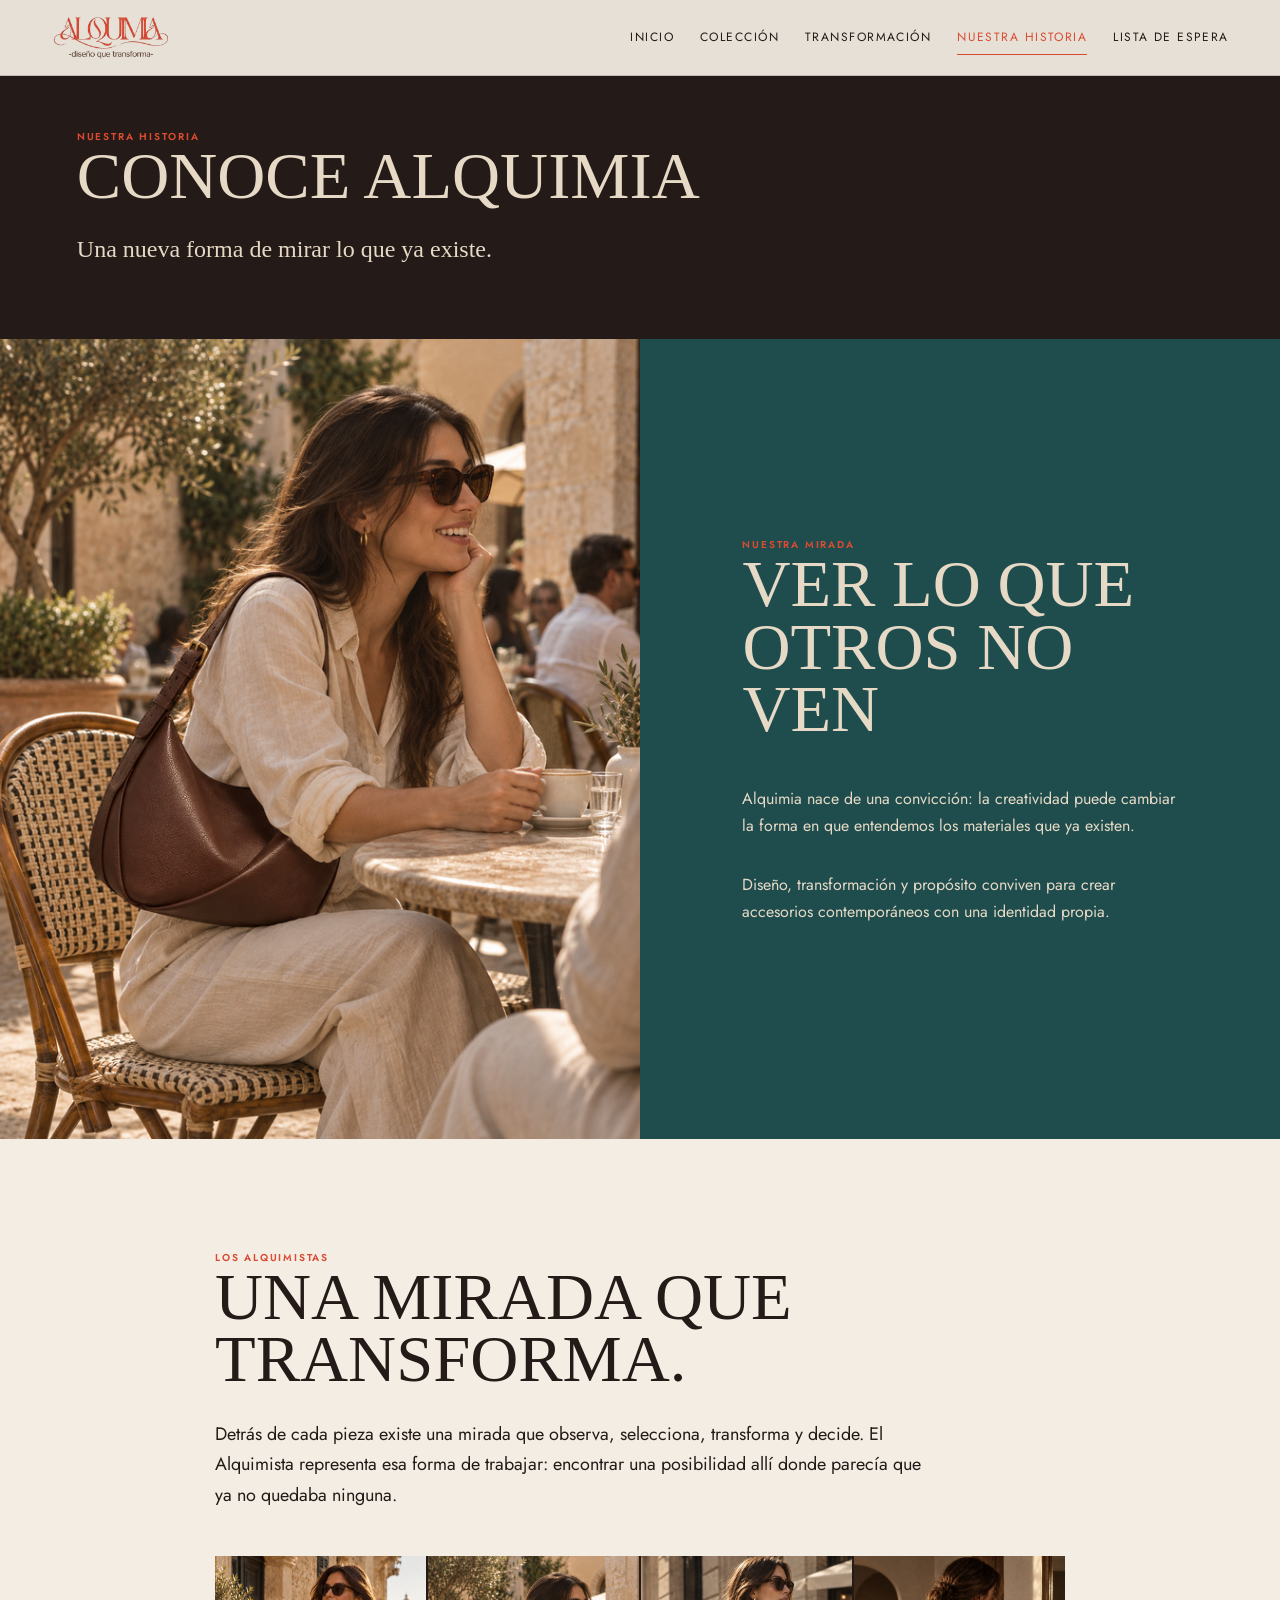
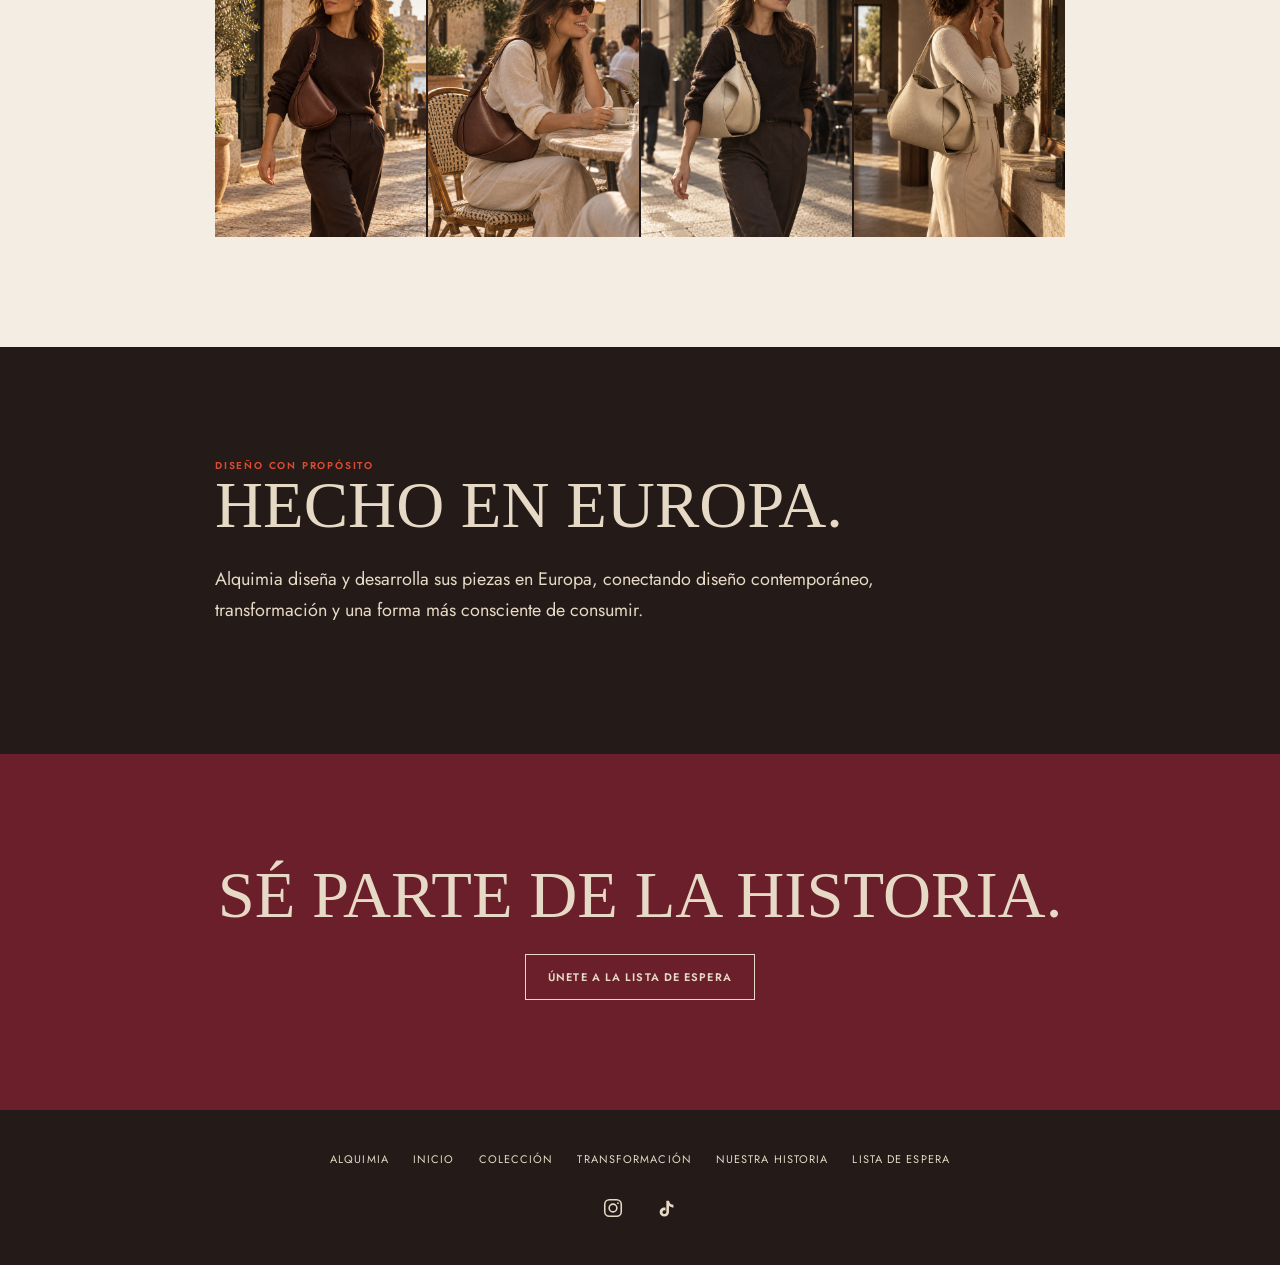
<file: our-story.html>
<!doctype html><html lang="es"><head><meta charset="utf-8"><meta http-equiv="refresh" content="0;url=nuestra-historia.html"><link rel="canonical" href="nuestra-historia.html"><title>Nuestra historia | Alquimia</title></head><body><a href="nuestra-historia.html">Ir a Nuestra historia</a></body></html>
</file>
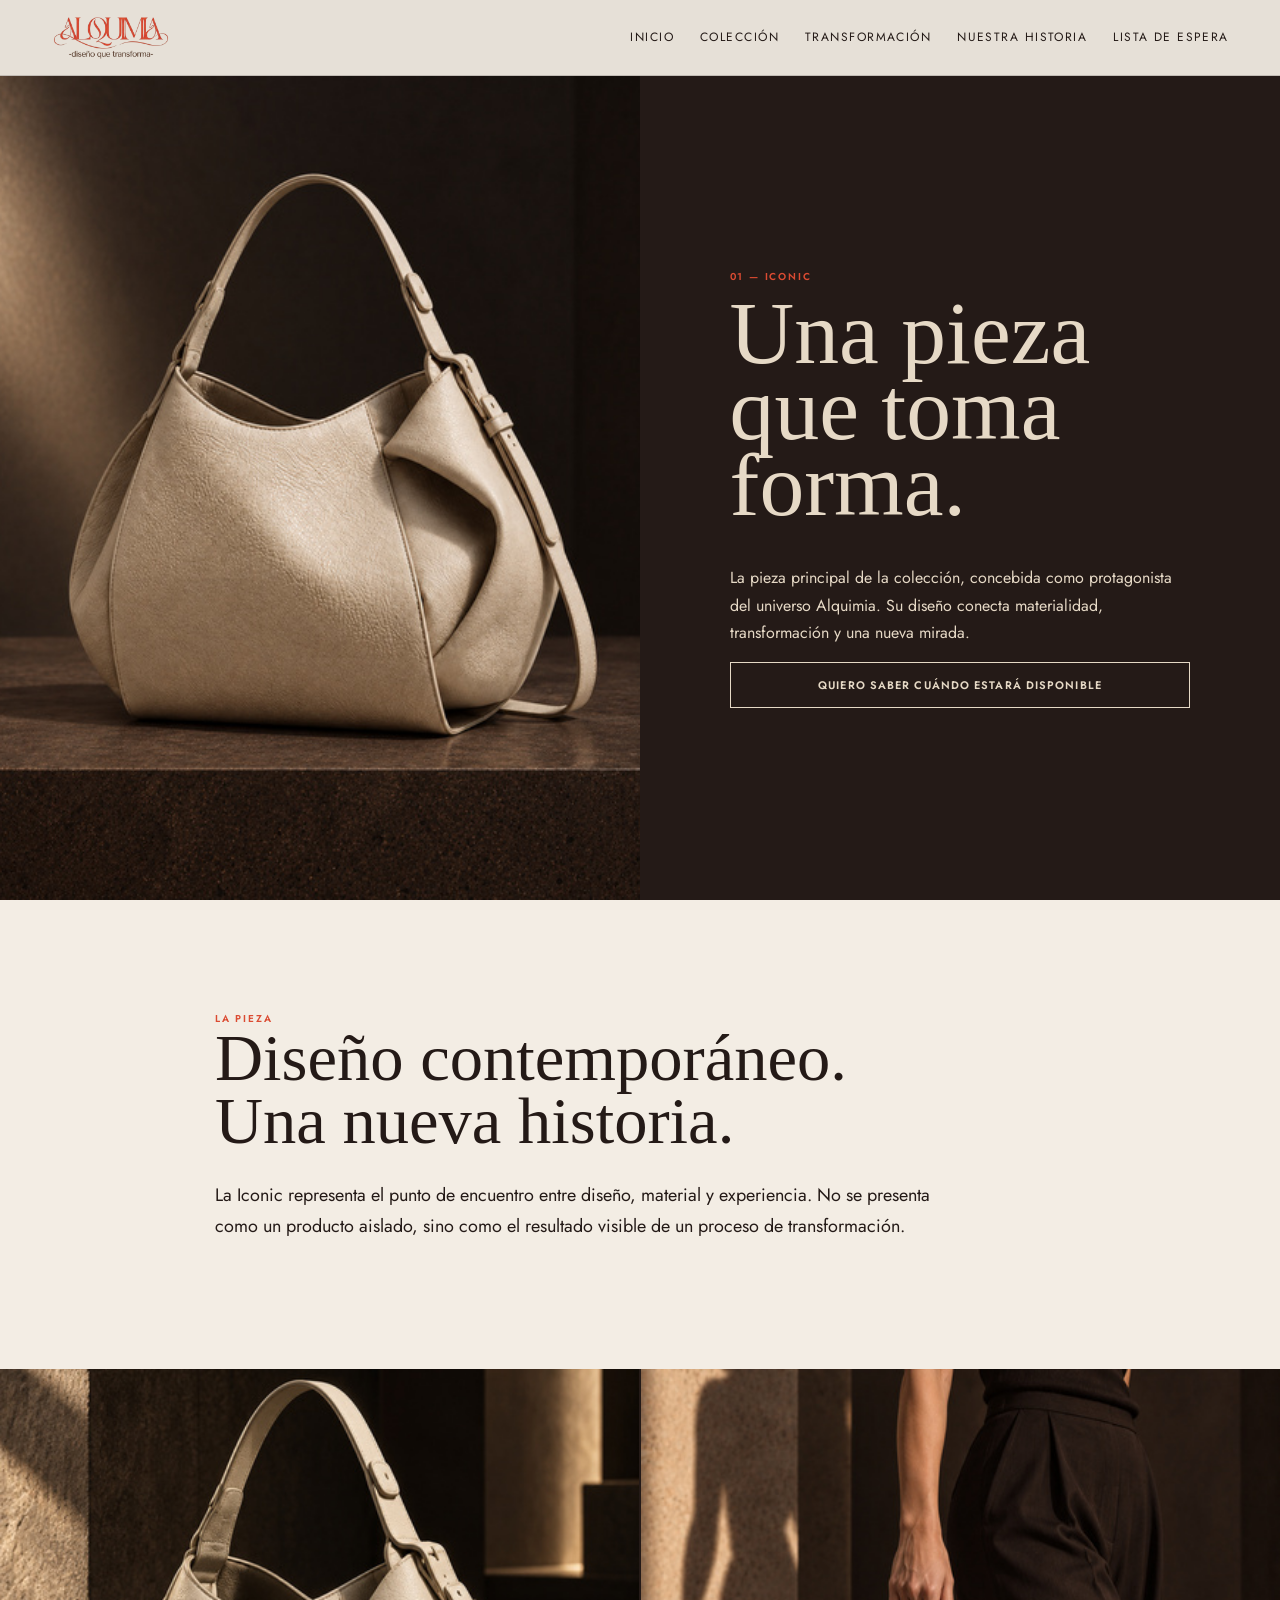
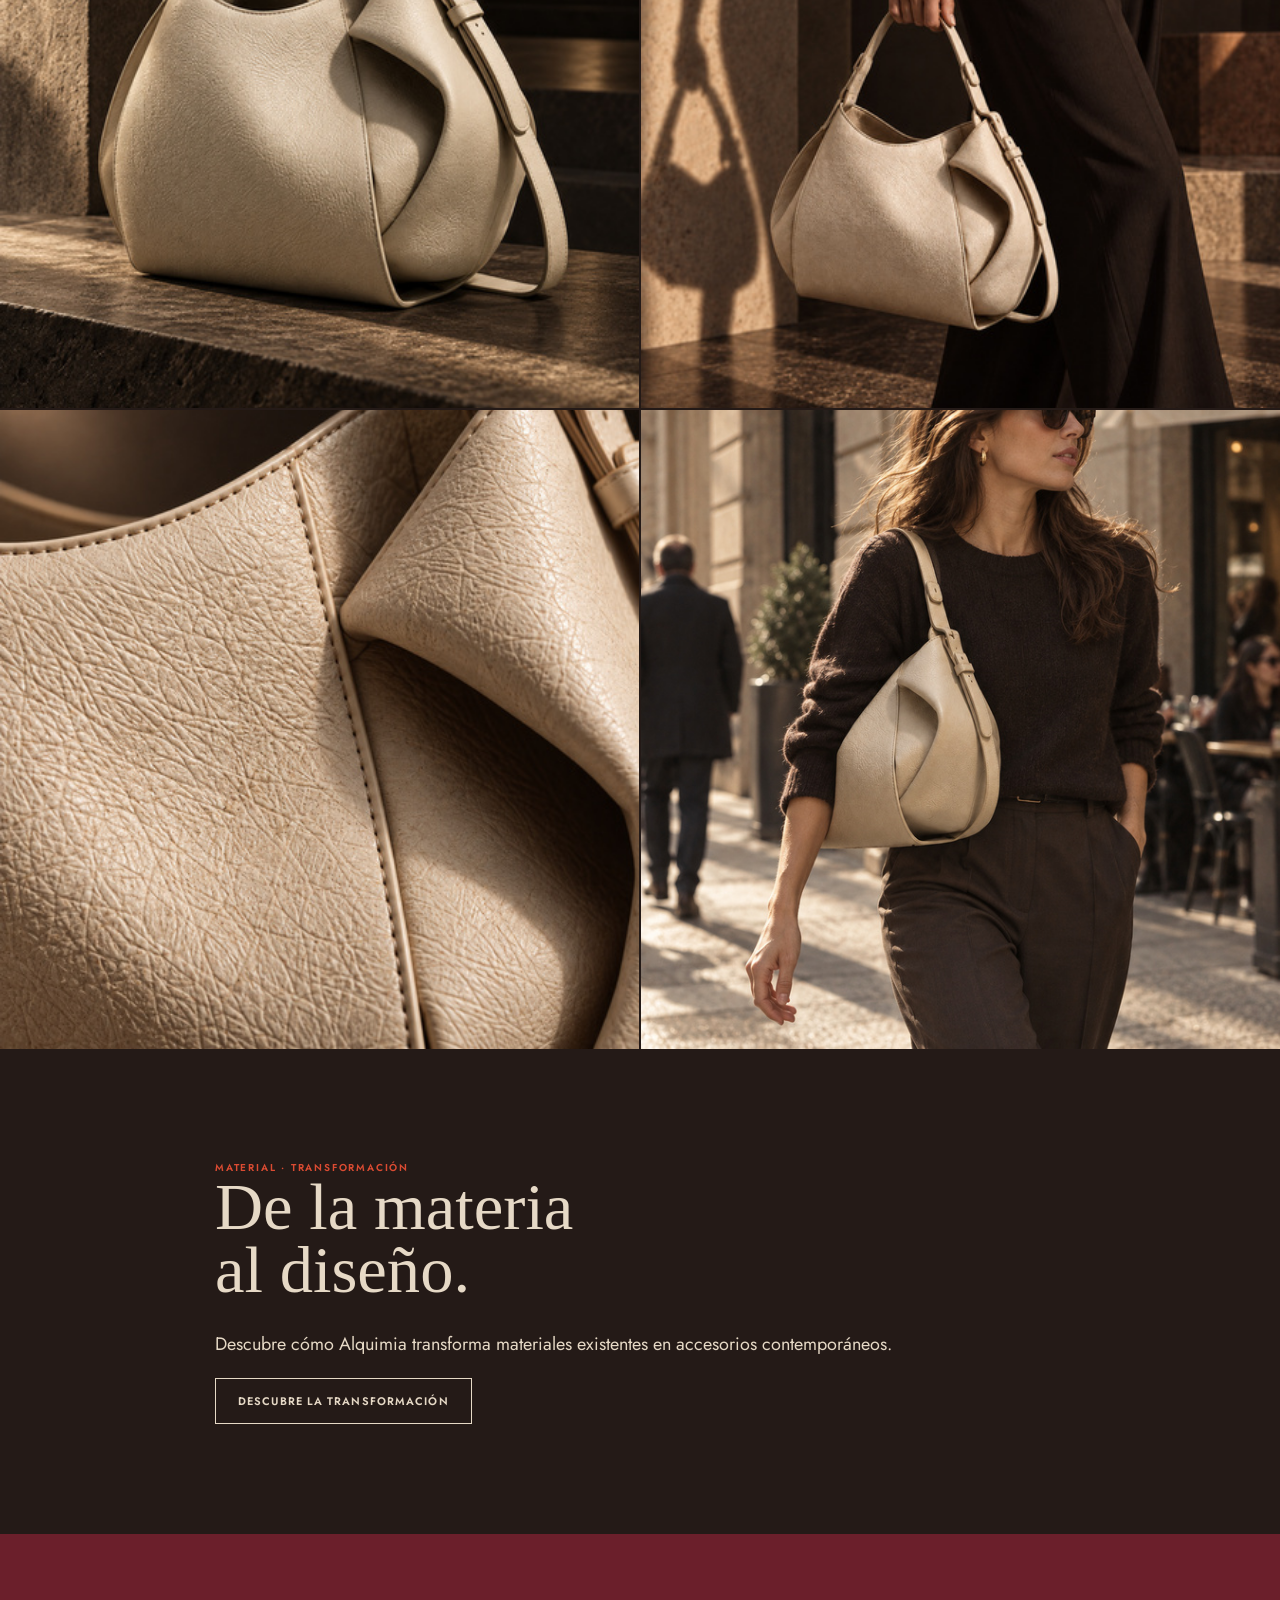
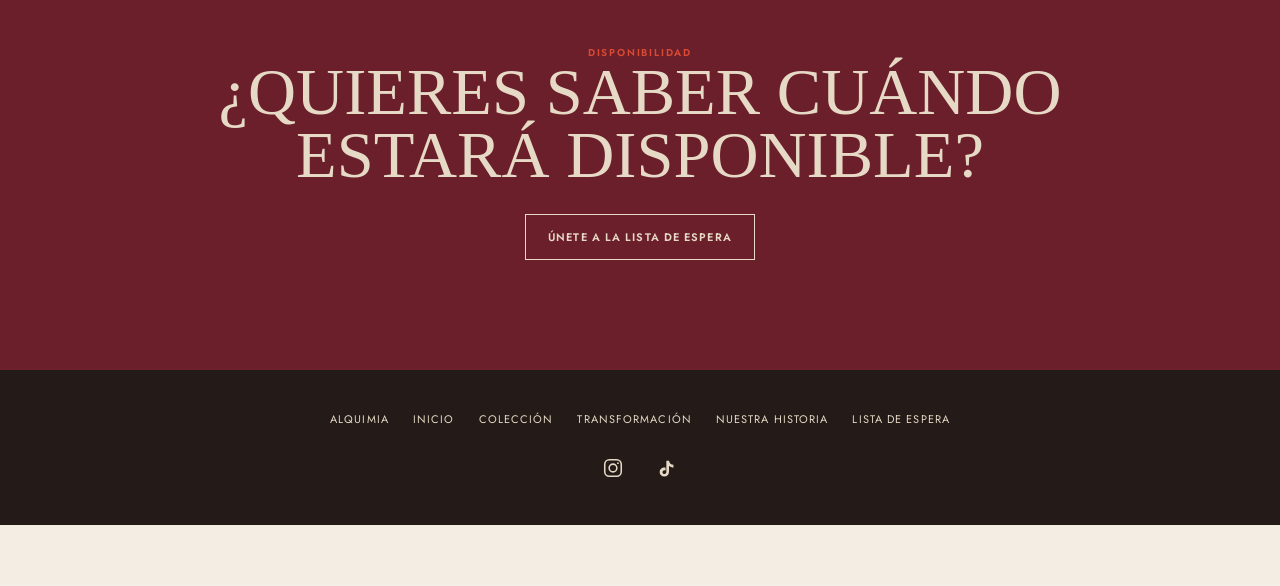
<file: product-hero.html>
<!doctype html><html lang="es"><head><meta charset="utf-8"><meta http-equiv="refresh" content="0;url=producto-hero.html"><link rel="canonical" href="producto-iconic.html"><title>Iconic | Alquimia</title></head><body><a href="producto-iconic.html">Ir a Iconic</a></body></html>
</file>
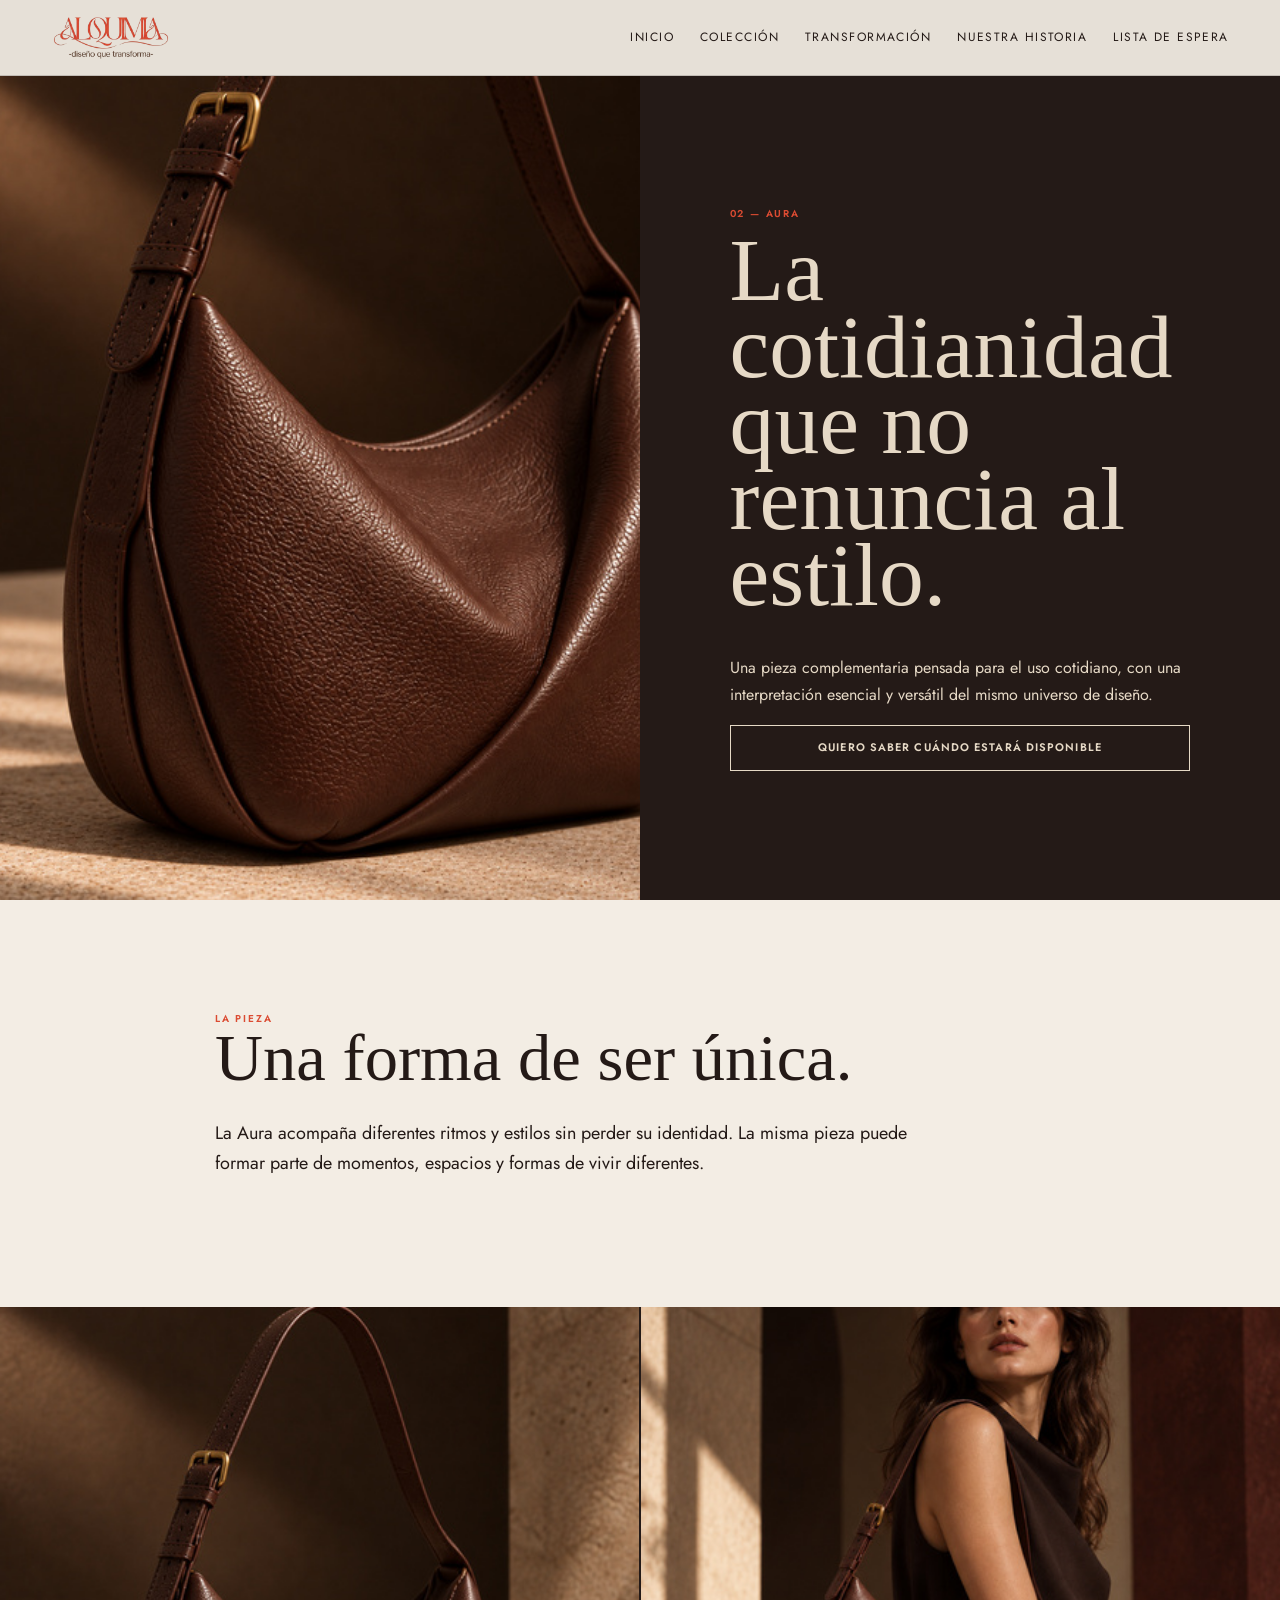
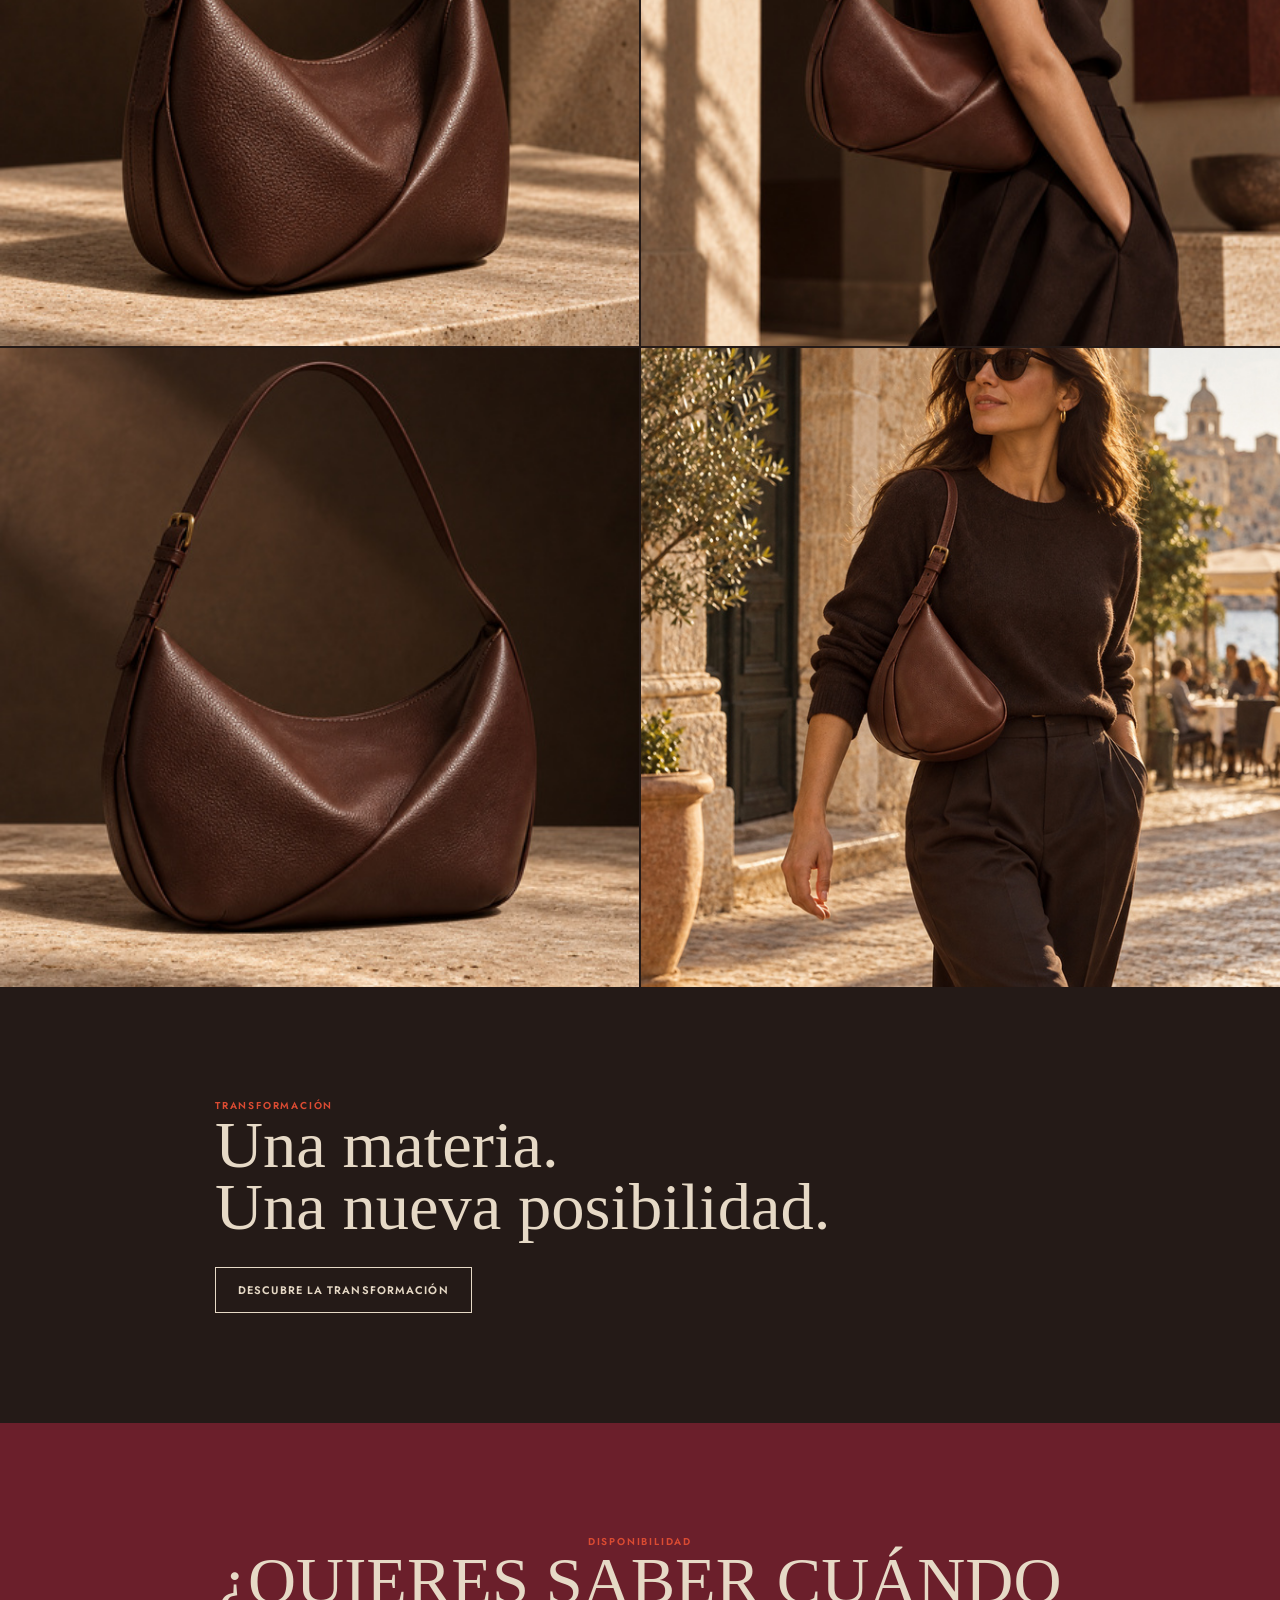
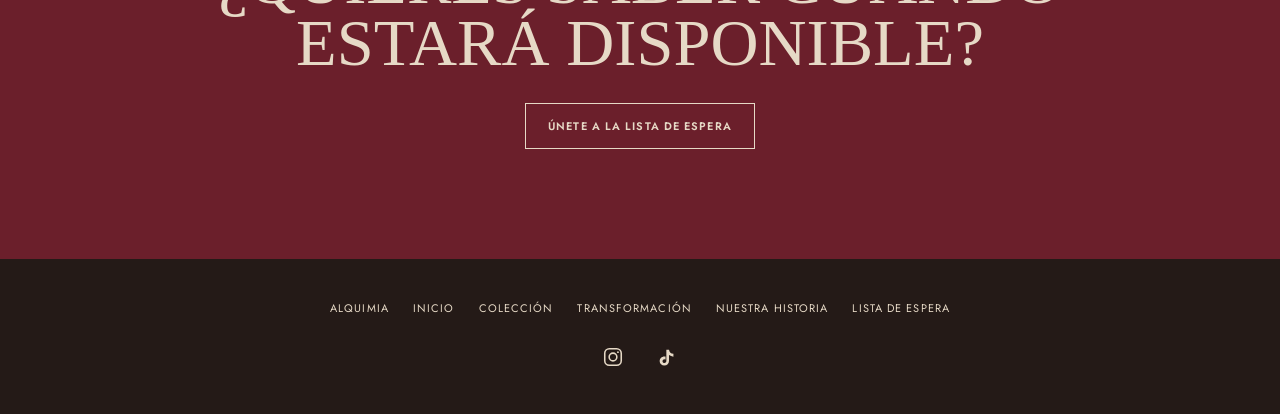
<file: product-secondary.html>
<!doctype html><html lang="es"><head><meta charset="utf-8"><meta http-equiv="refresh" content="0;url=producto-secondary.html"><link rel="canonical" href="producto-aura.html"><title>Aura | Alquimia</title></head><body><a href="producto-aura.html">Ir a Aura</a></body></html>
</file>
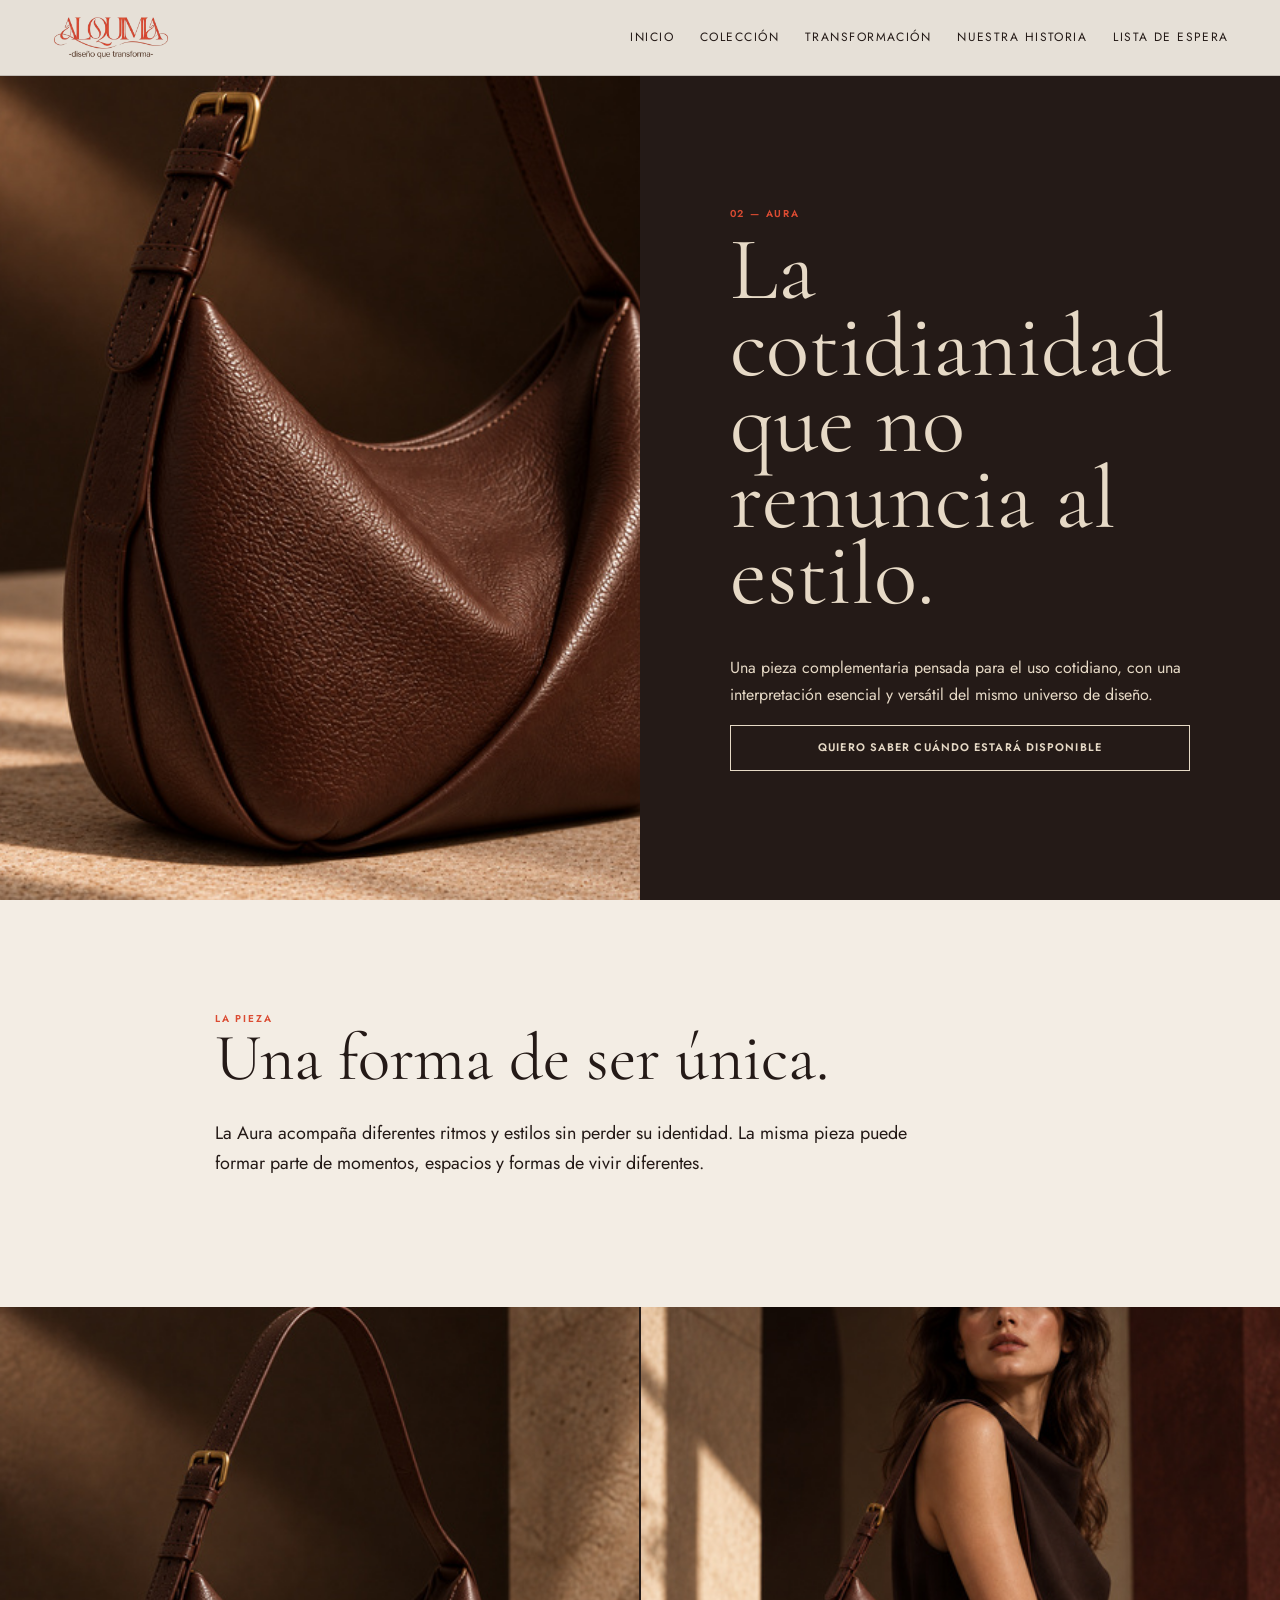
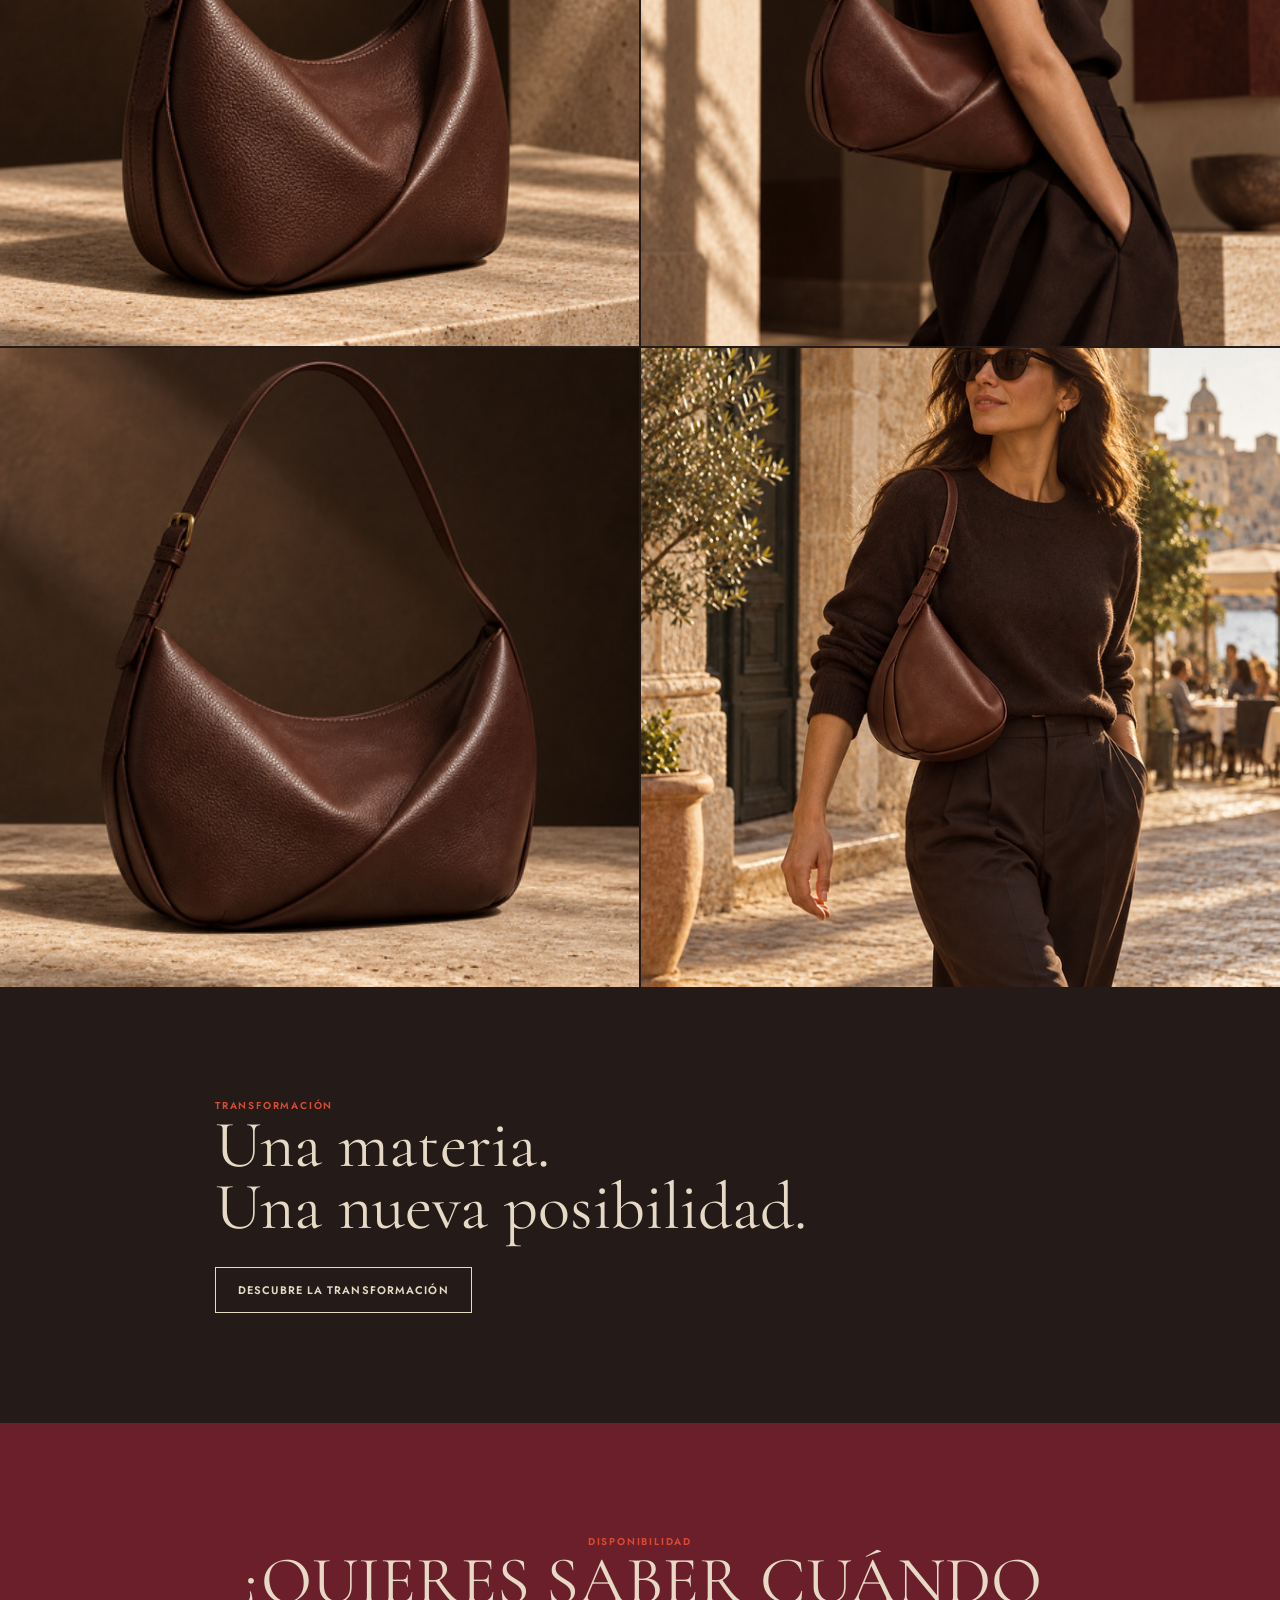
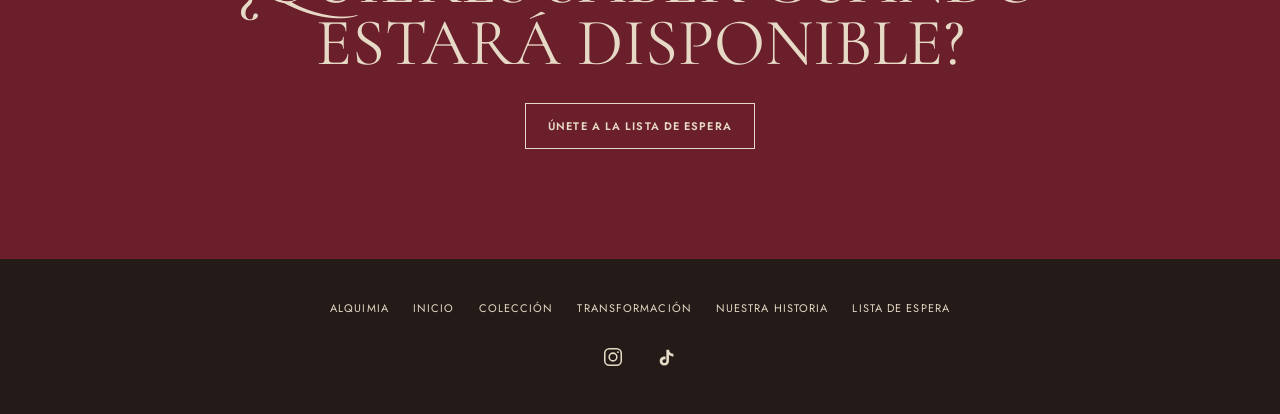
<file: producto-aura.html>
<!doctype html><html lang="es"><head><meta charset="utf-8"><meta name="viewport" content="width=device-width,initial-scale=1"><title>AURA | Alquimia</title><meta name="description" content="Descubre AURA de Alquimia, una pieza cotidiana de diseño contemporáneo y versátil."><link rel="stylesheet" href="css/style.css"><link rel="icon" type="image/svg+xml" href="assets/brand/favicon.svg"></head><body class="product-page"><header class="site-header"><a class="logo" href="index.html" aria-label="Alquimia, inicio"><img src="assets/brand/logo-alquimia.png" alt="Alquimia — diseño que transforma"></a><nav class="nav"><a href="index.html">Inicio</a><a href="coleccion.html">Colección</a><a href="transformacion.html">Transformación</a><a href="nuestra-historia.html">Nuestra historia</a><a href="lista-de-espera.html">Lista de espera</a></nav><button class="menu" aria-label="Abrir menú">☰</button></header><main><section class="product-hero"><img class="main-image" src="assets/products/secondary-front.jpg" alt="Aura de Alquimia"><div class="product-meta"><div class="kicker">02 — AURA</div><h1>La cotidianidad que no renuncia al estilo.</h1><p>Una pieza complementaria pensada para el uso cotidiano, con una interpretación esencial y versátil del mismo universo de diseño.</p><a class="btn" href="lista-de-espera.html">Quiero saber cuándo estará disponible</a></div></section><section class="section"><div class="copy-section"><div class="kicker">La pieza</div><h2 class="section-title">Una forma de ser única.</h2><p>La Aura acompaña diferentes ritmos y estilos sin perder su identidad. La misma pieza puede formar parte de momentos, espacios y formas de vivir diferentes.</p></div></section><div class="detail-grid"><img src="assets/products/secondary-detail.jpg" alt="Detalle de la Aura"><img src="assets/products/secondary-alt.jpg" alt="Aura en vista alternativa"><img src="assets/products/secondary-editorial.jpg" alt="Aura en escena editorial"><img src="assets/lifestyle/life-01.jpg" alt="Aura en un entorno urbano"></div><section class="section dark"><div class="copy-section"><div class="kicker">Transformación</div><h2 class="section-title">Una materia.<br>Una nueva posibilidad.</h2><a class="btn" href="transformacion.html">Descubre la transformación</a></div></section><section class="section waitlist"><div class="waitlist-inner"><div class="kicker">Disponibilidad</div><h2 class="section-title">¿QUIERES SABER CUÁNDO ESTARÁ DISPONIBLE?</h2><a class="btn" href="lista-de-espera.html">Únete a la lista de espera</a></div></section></main><footer class="footer"><div class="footer-links"><span>Alquimia</span><a href="index.html">Inicio</a><a href="coleccion.html">Colección</a><a href="transformacion.html">Transformación</a><a href="nuestra-historia.html">Nuestra historia</a><a href="lista-de-espera.html">Lista de espera</a></div><div class="footer-social" aria-label="Redes sociales"><a href="https://www.instagram.com/alquimia.accessorios/?stkn=MXY4cm1wZjN4dGFjZw%3D%3D&utm_source=qr" target="_blank" rel="noopener noreferrer" aria-label="Instagram de Alquimia"><svg viewBox="0 0 24 24" aria-hidden="true"><rect x="3" y="3" width="18" height="18" rx="5" fill="none" stroke="currentColor" stroke-width="1.7"/><circle cx="12" cy="12" r="4.2" fill="none" stroke="currentColor" stroke-width="1.7"/><circle cx="17.4" cy="6.7" r="1" fill="currentColor"/></svg></a><a href="https://www.tiktok.com/@alquimia.accessor?_r=1&_t=ZN-9A3bfkNKvQN" target="_blank" rel="noopener noreferrer" aria-label="TikTok de Alquimia"><svg viewBox="0 0 24 24" aria-hidden="true"><path d="M14.2 4c.5 2.7 2 4.3 4.8 4.5v3.1c-1.8-.1-3.4-.7-4.8-1.7v6.2c0 3.2-2.1 5.3-5.2 5.3A5 5 0 0 1 4 16.5c0-2.8 2.3-5.1 5.2-5.1.4 0 .8 0 1.2.1v3.2a2.4 2.4 0 0 0-1.2-.3c-1.2 0-2.1.9-2.1 2.1s.9 2.1 2.1 2.1c1.4 0 2.1-.9 2.1-2.4V4h2.9Z" fill="currentColor"/></svg></a></div></footer><script src="js/script.js"></script></body></html>
</file>
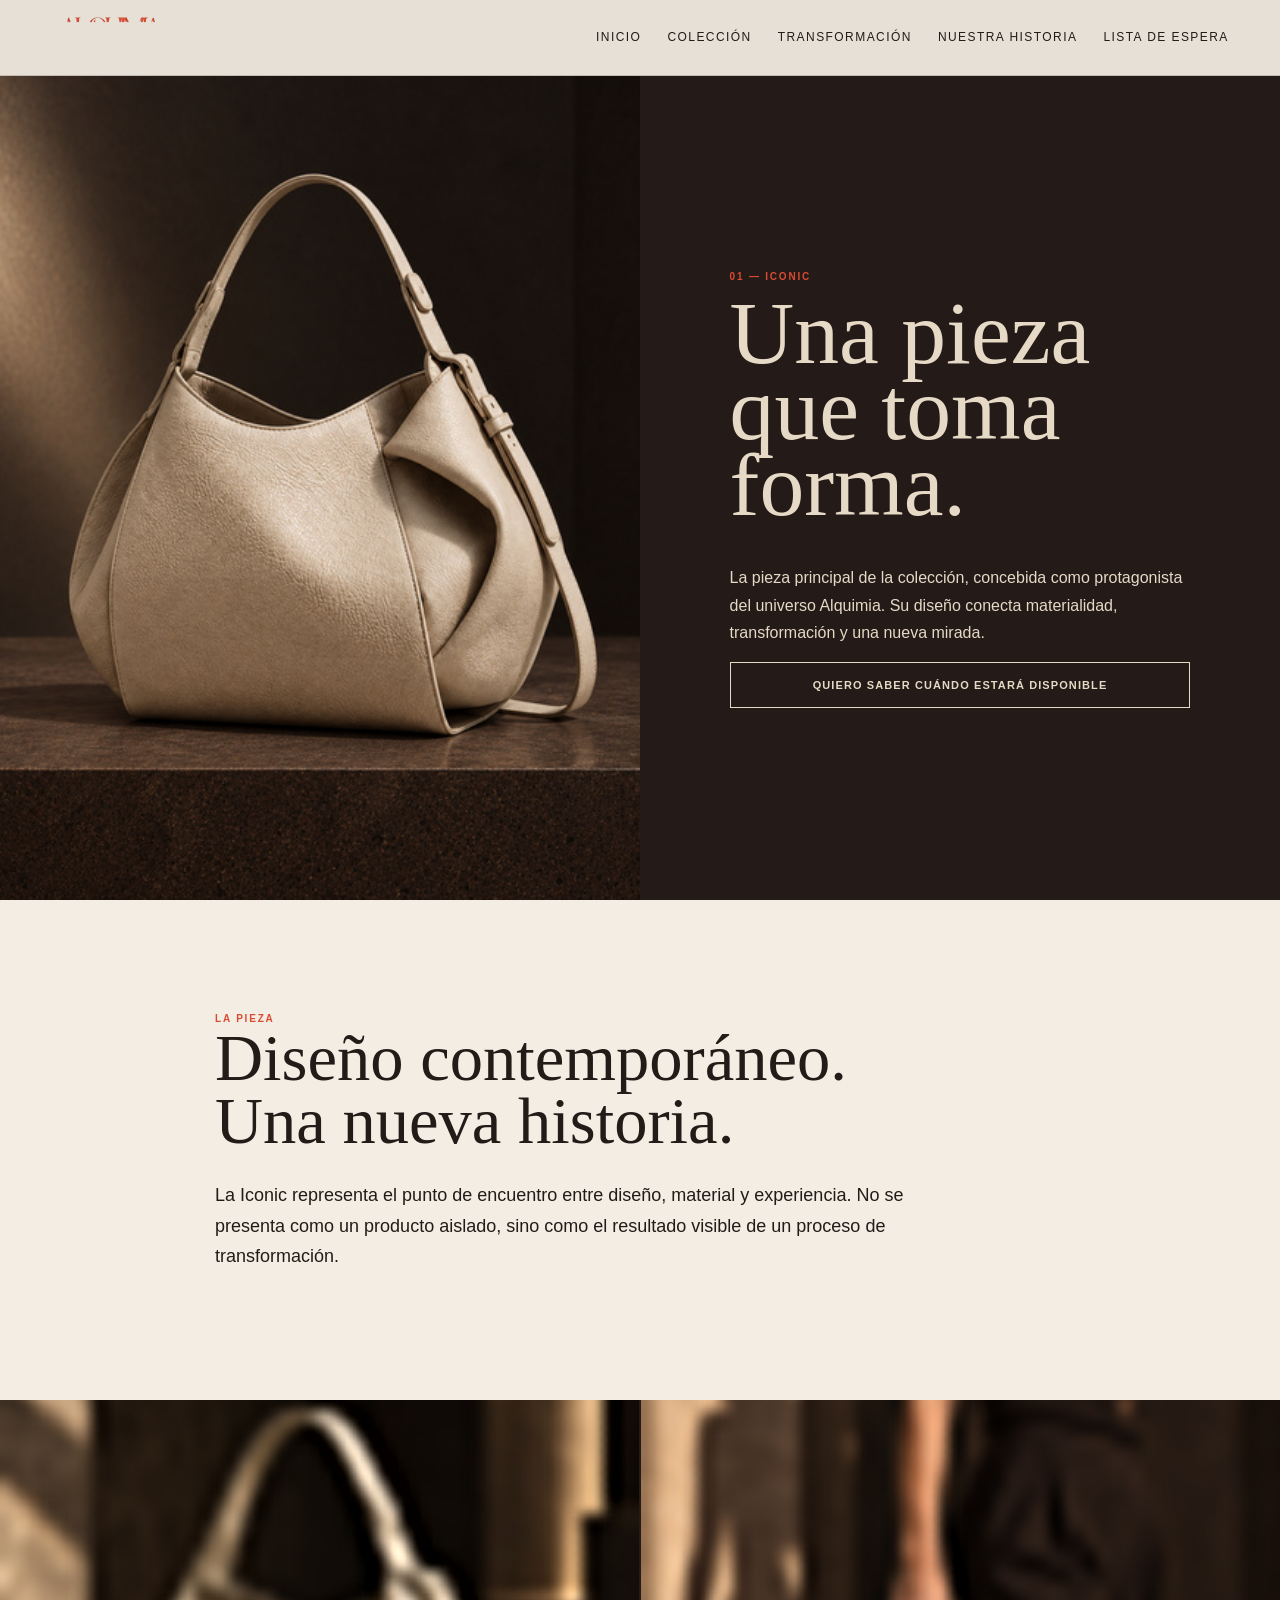
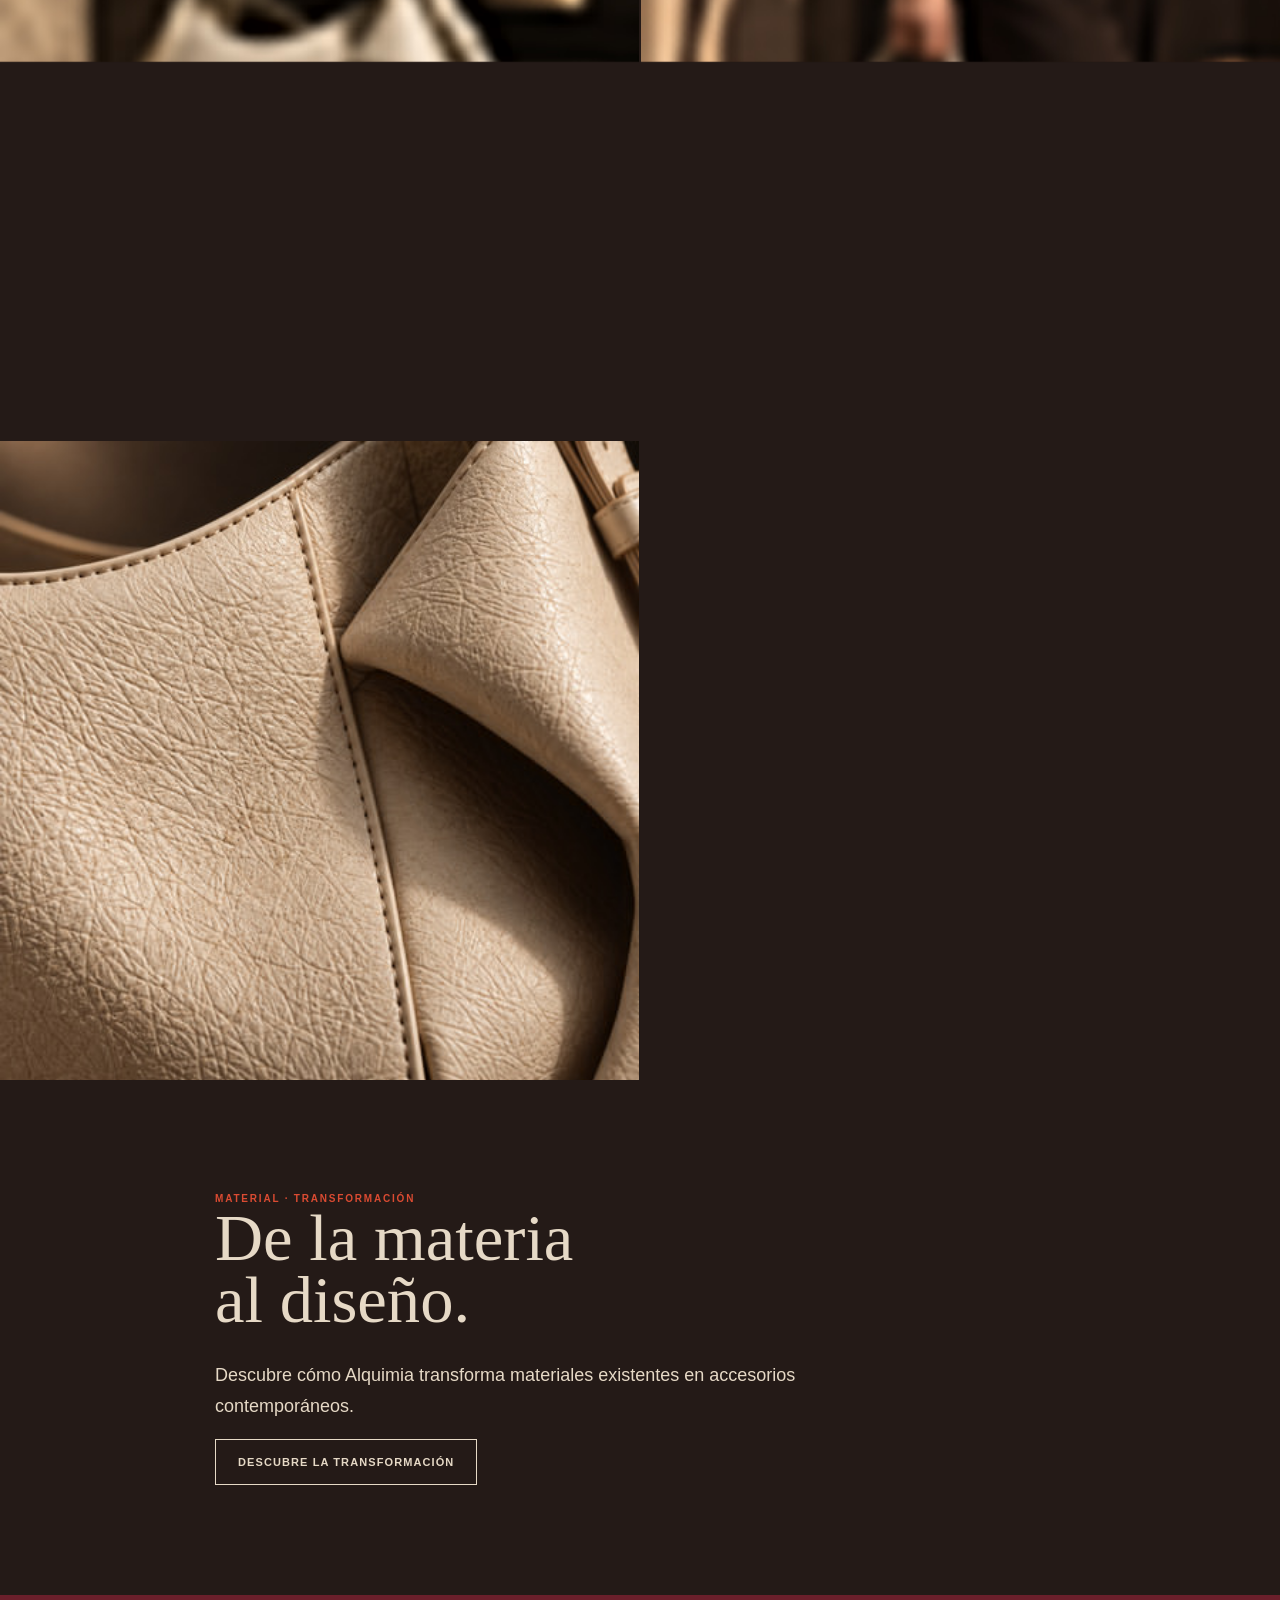
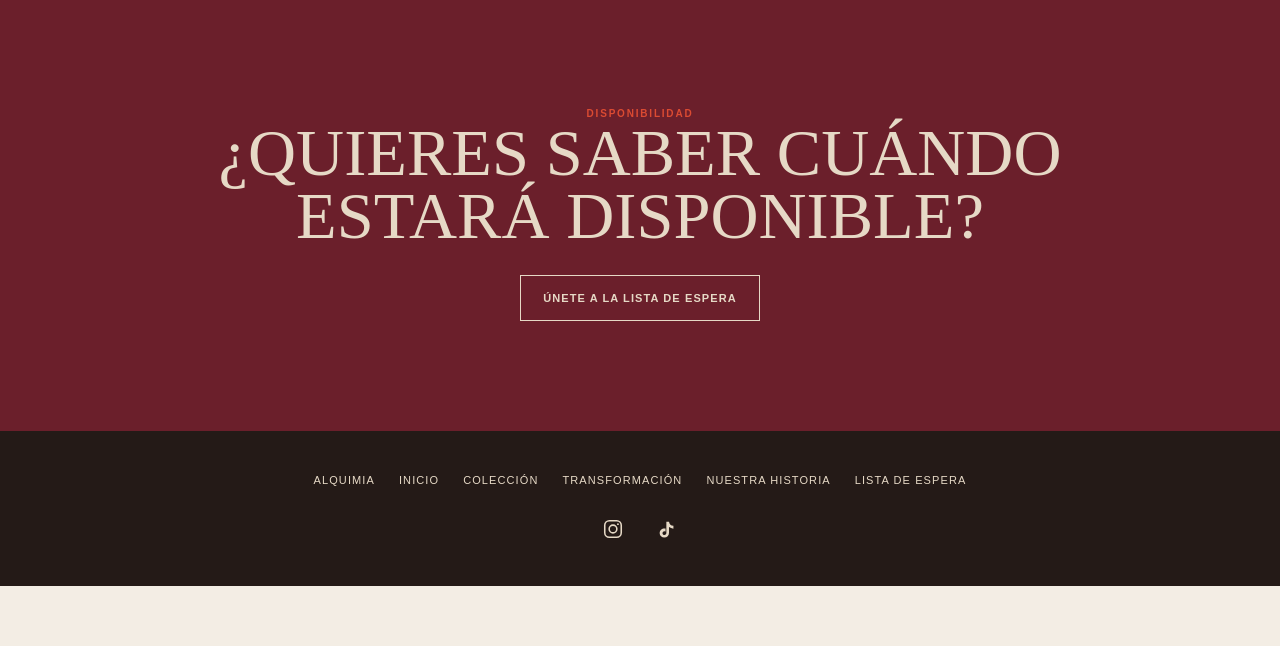
<file: producto-hero.html>
<!doctype html><html lang="es"><head><meta charset="utf-8"><meta http-equiv="refresh" content="0;url=producto-iconic.html"><link rel="canonical" href="producto-iconic.html"><title>ICONIC | Alquimia</title></head><body><a href="producto-iconic.html">Ir a ICONIC</a></body></html>
</file>
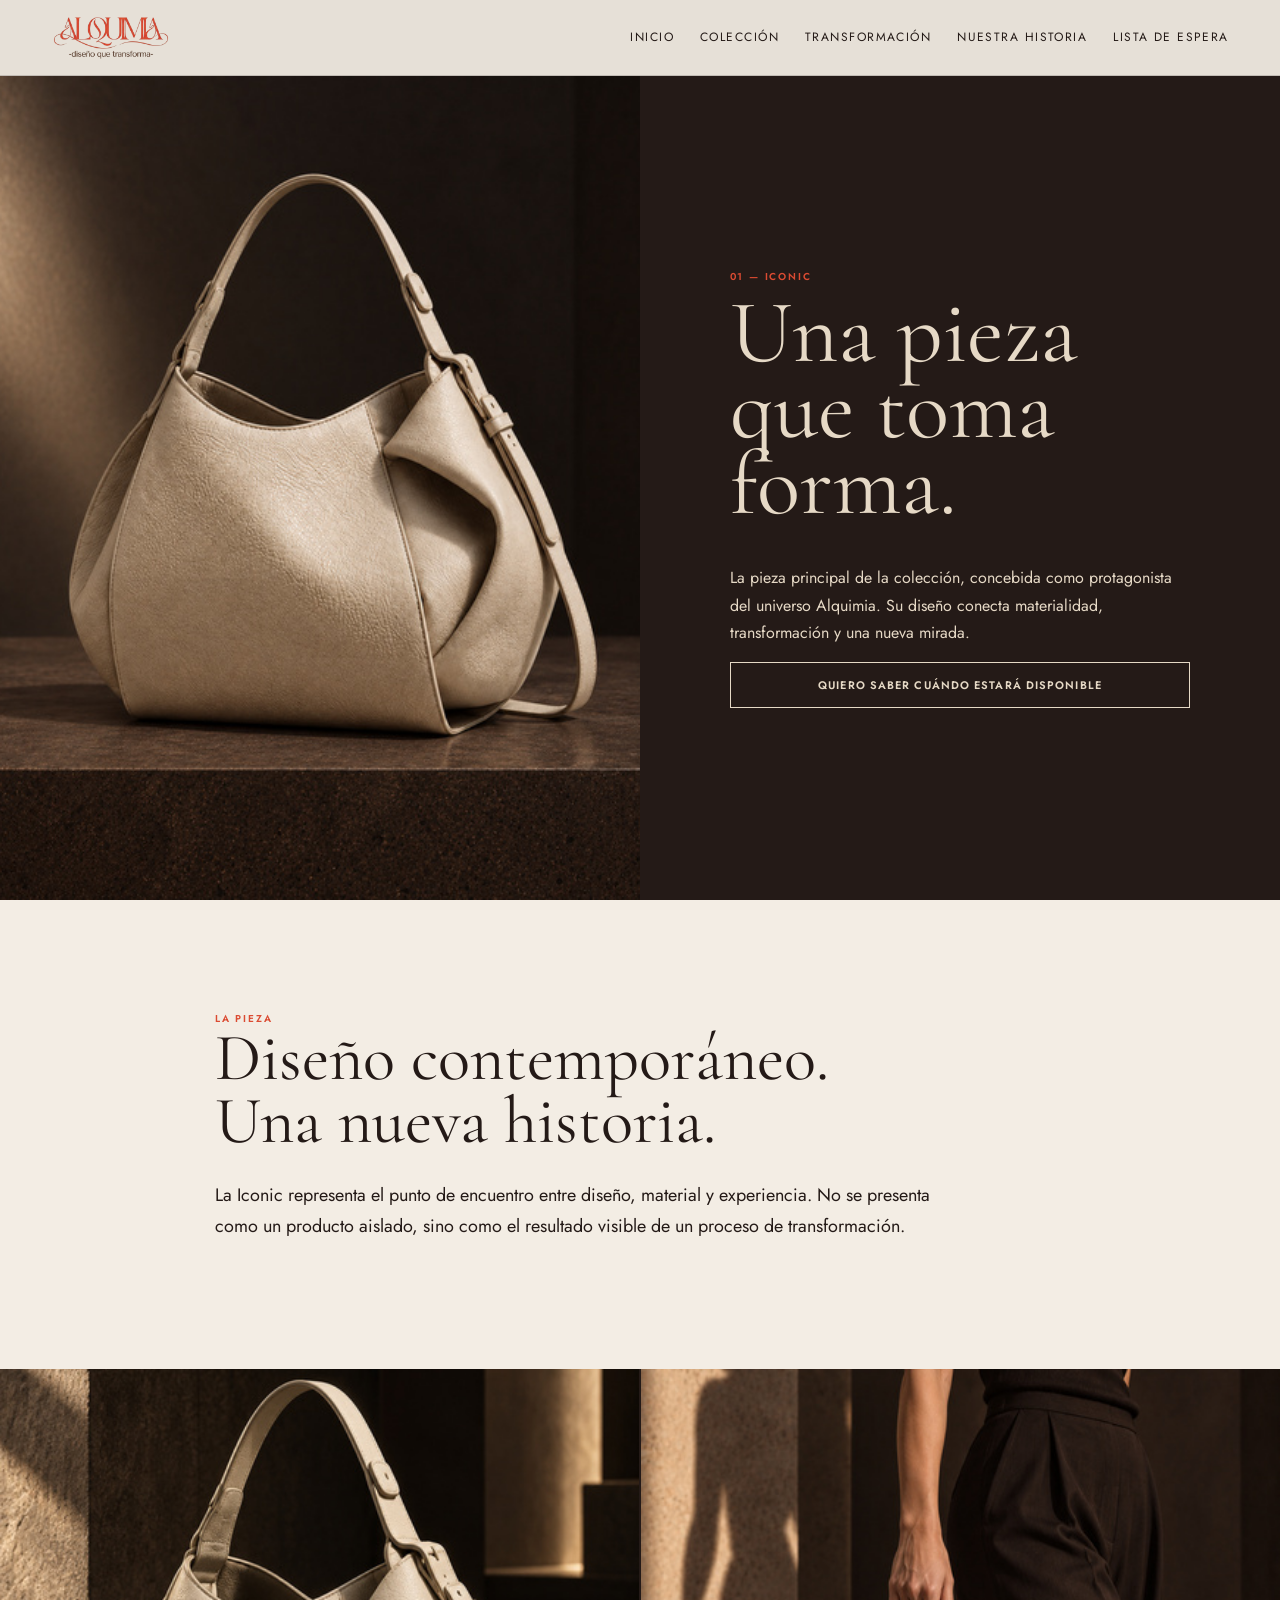
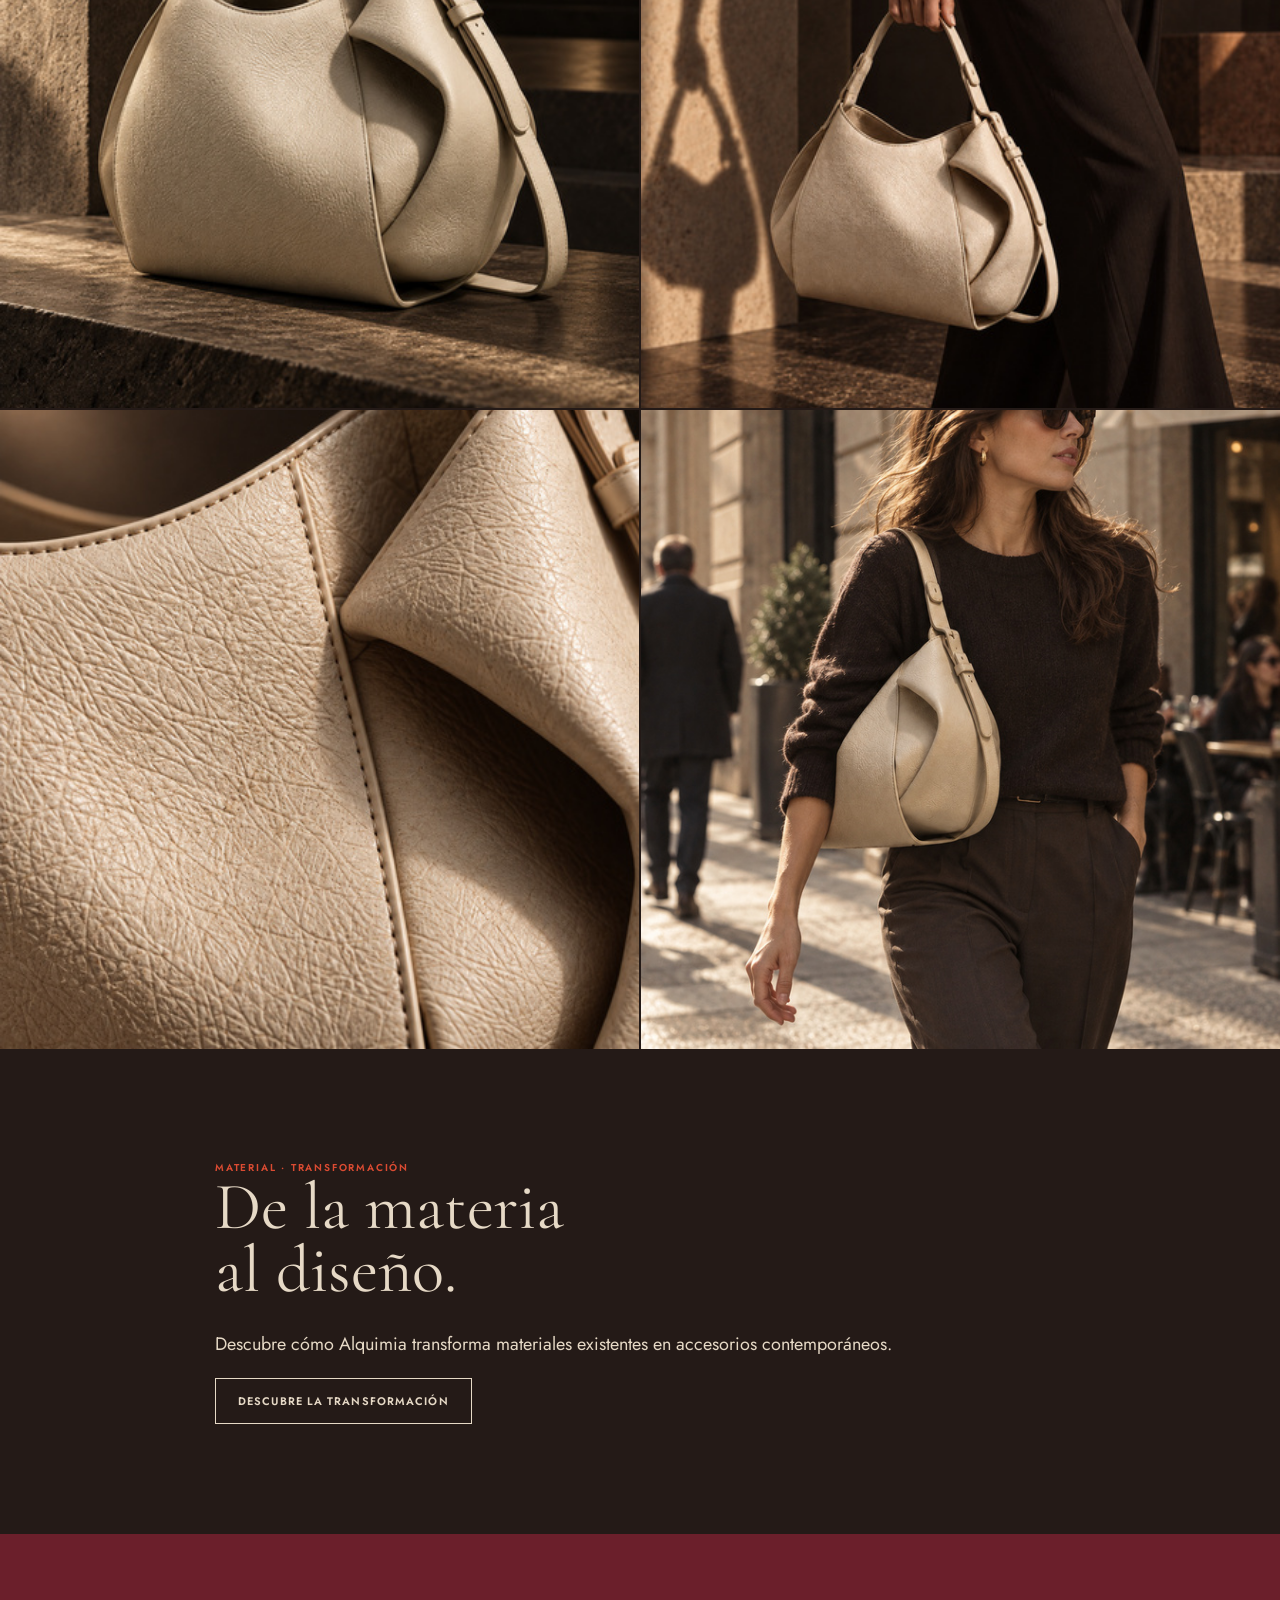
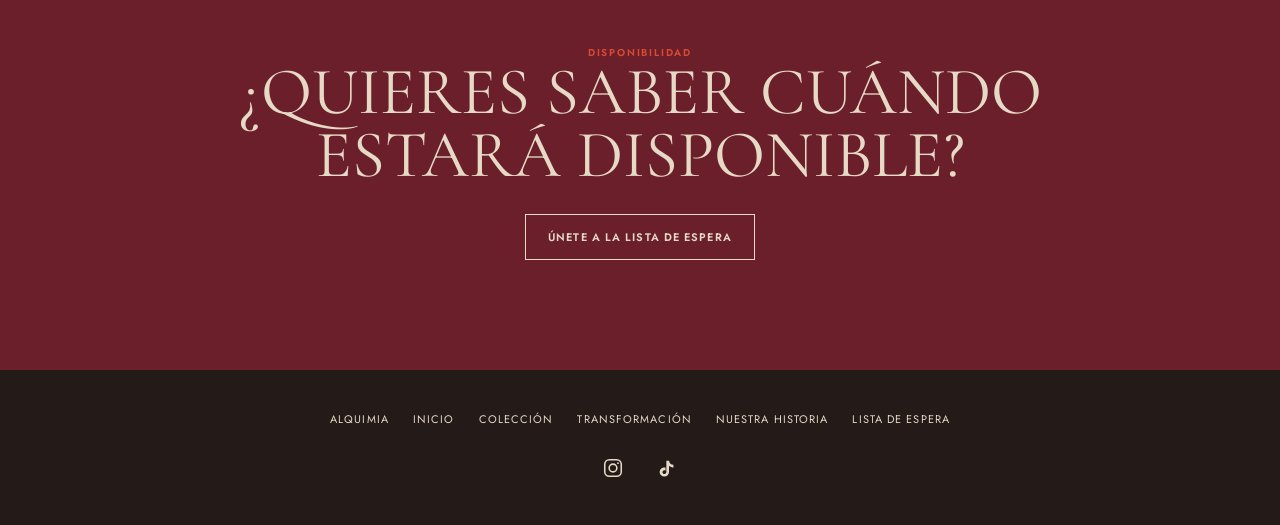
<file: producto-iconic.html>
<!doctype html><html lang="es"><head><meta charset="utf-8"><meta name="viewport" content="width=device-width,initial-scale=1"><title>ICONIC | Alquimia</title><meta name="description" content="Descubre ICONIC de Alquimia, una pieza de diseño contemporáneo vinculada al universo de transformación de la marca."><link rel="stylesheet" href="css/style.css"><link rel="icon" type="image/svg+xml" href="assets/brand/favicon.svg"></head><body class="product-page"><header class="site-header"><a class="logo" href="index.html" aria-label="Alquimia, inicio"><img src="assets/brand/logo-alquimia.png" alt="Alquimia — diseño que transforma"></a><nav class="nav"><a href="index.html">Inicio</a><a href="coleccion.html">Colección</a><a href="transformacion.html">Transformación</a><a href="nuestra-historia.html">Nuestra historia</a><a href="lista-de-espera.html">Lista de espera</a></nav><button class="menu" aria-label="Abrir menú">☰</button></header><main><section class="product-hero"><img class="main-image" src="assets/products/hero-front.jpg" alt="Iconic de Alquimia"><div class="product-meta"><div class="kicker">01 — ICONIC</div><h1>Una pieza que toma forma.</h1><p>La pieza principal de la colección, concebida como protagonista del universo Alquimia. Su diseño conecta materialidad, transformación y una nueva mirada.</p><a class="btn" href="lista-de-espera.html">Quiero saber cuándo estará disponible</a></div></section><section class="section"><div class="copy-section"><div class="kicker">La pieza</div><h2 class="section-title">Diseño contemporáneo.<br>Una nueva historia.</h2><p>La Iconic representa el punto de encuentro entre diseño, material y experiencia. No se presenta como un producto aislado, sino como el resultado visible de un proceso de transformación.</p></div></section><div class="detail-grid"><img src="assets/products/hero-34.jpg" alt="Iconic en vista tres cuartos"><img src="assets/products/hero-detail.jpg" alt="Detalle de la superficie y construcción de la Iconic"><img src="assets/products/hero-editorial.jpg" alt="Iconic integrada en una escena editorial"><img src="assets/lifestyle/life-03.jpg" alt="Iconic en movimiento cotidiano"></div><section class="section dark"><div class="copy-section"><div class="kicker">Material · Transformación</div><h2 class="section-title">De la materia<br>al diseño.</h2><p>Descubre cómo Alquimia transforma materiales existentes en accesorios contemporáneos.</p><a class="btn" href="transformacion.html">Descubre la transformación</a></div></section><section class="section waitlist"><div class="waitlist-inner"><div class="kicker">Disponibilidad</div><h2 class="section-title">¿QUIERES SABER CUÁNDO ESTARÁ DISPONIBLE?</h2><a class="btn" href="lista-de-espera.html">Únete a la lista de espera</a></div></section></main><footer class="footer"><div class="footer-links"><span>Alquimia</span><a href="index.html">Inicio</a><a href="coleccion.html">Colección</a><a href="transformacion.html">Transformación</a><a href="nuestra-historia.html">Nuestra historia</a><a href="lista-de-espera.html">Lista de espera</a></div><div class="footer-social" aria-label="Redes sociales"><a href="https://www.instagram.com/alquimia.accessorios/?stkn=MXY4cm1wZjN4dGFjZw%3D%3D&utm_source=qr" target="_blank" rel="noopener noreferrer" aria-label="Instagram de Alquimia"><svg viewBox="0 0 24 24" aria-hidden="true"><rect x="3" y="3" width="18" height="18" rx="5" fill="none" stroke="currentColor" stroke-width="1.7"/><circle cx="12" cy="12" r="4.2" fill="none" stroke="currentColor" stroke-width="1.7"/><circle cx="17.4" cy="6.7" r="1" fill="currentColor"/></svg></a><a href="https://www.tiktok.com/@alquimia.accessor?_r=1&_t=ZN-9A3bfkNKvQN" target="_blank" rel="noopener noreferrer" aria-label="TikTok de Alquimia"><svg viewBox="0 0 24 24" aria-hidden="true"><path d="M14.2 4c.5 2.7 2 4.3 4.8 4.5v3.1c-1.8-.1-3.4-.7-4.8-1.7v6.2c0 3.2-2.1 5.3-5.2 5.3A5 5 0 0 1 4 16.5c0-2.8 2.3-5.1 5.2-5.1.4 0 .8 0 1.2.1v3.2a2.4 2.4 0 0 0-1.2-.3c-1.2 0-2.1.9-2.1 2.1s.9 2.1 2.1 2.1c1.4 0 2.1-.9 2.1-2.4V4h2.9Z" fill="currentColor"/></svg></a></div></footer><script src="js/script.js"></script></body></html>
</file>
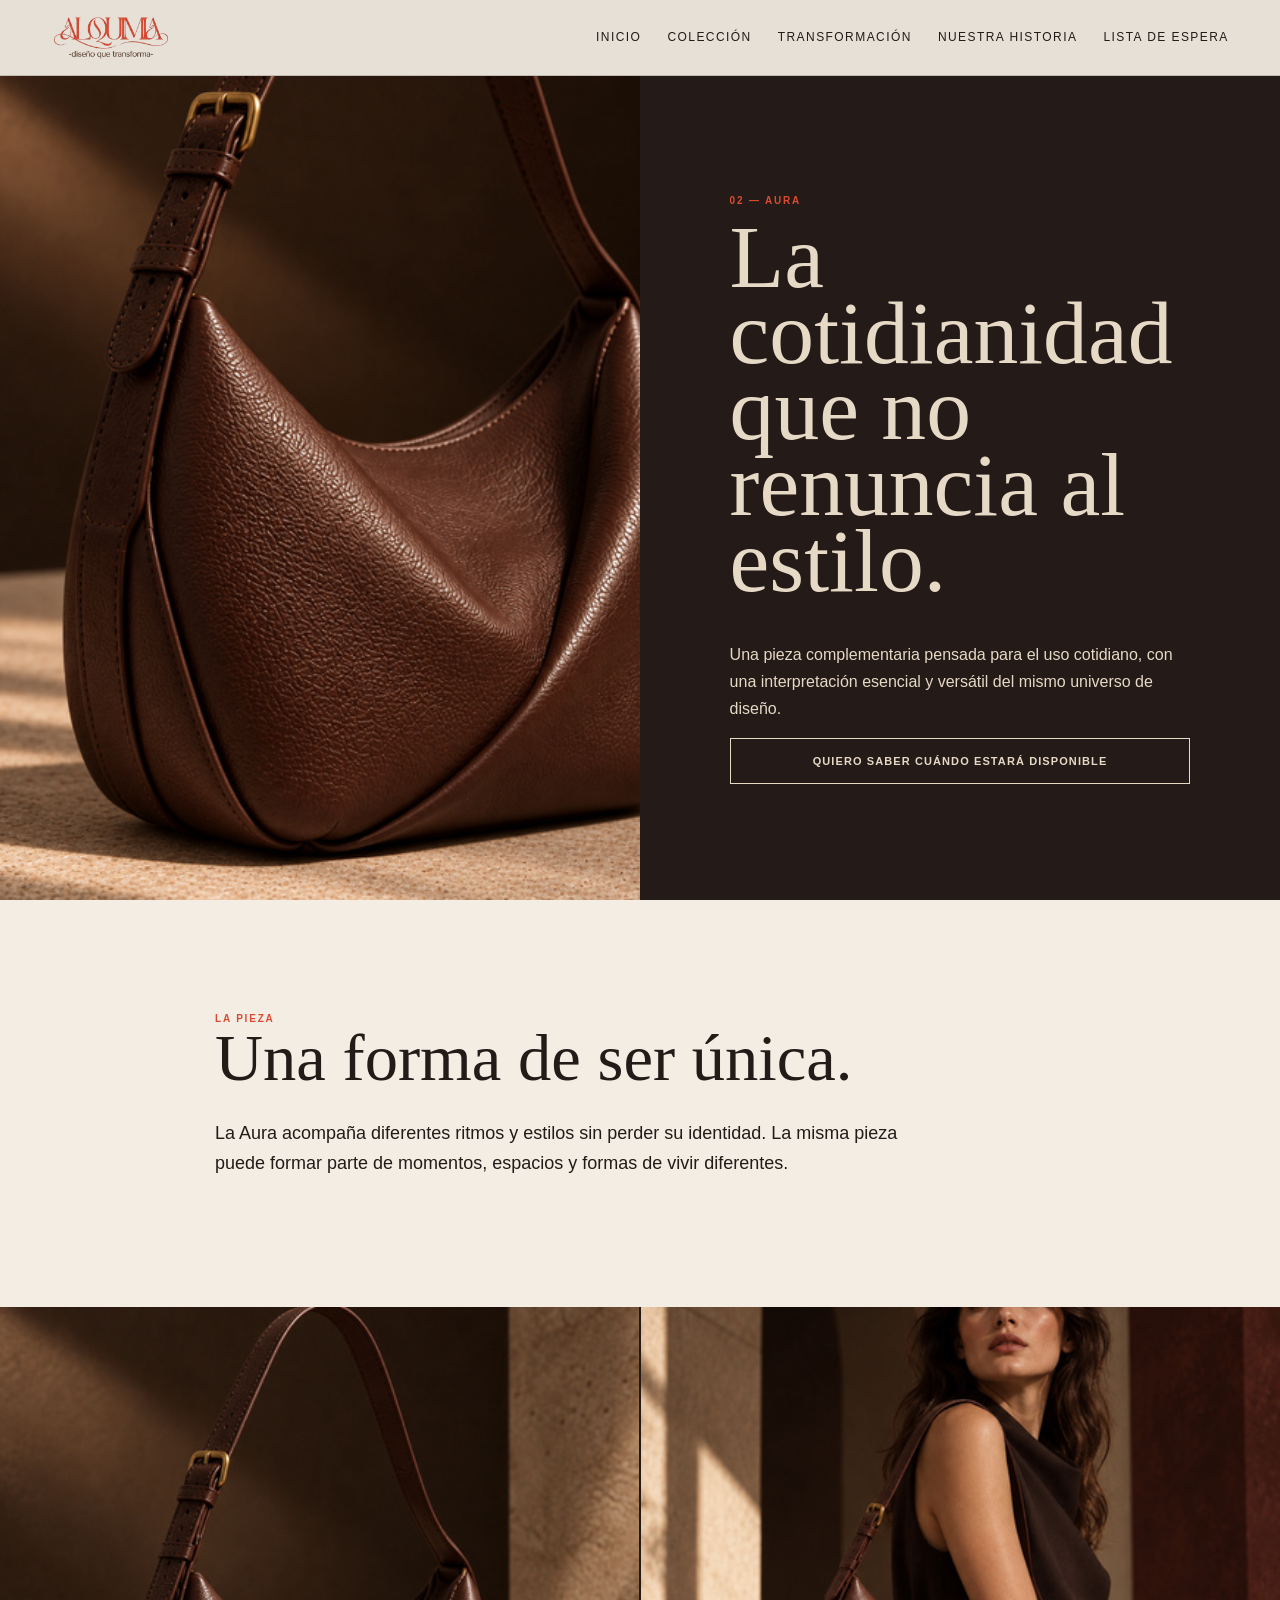
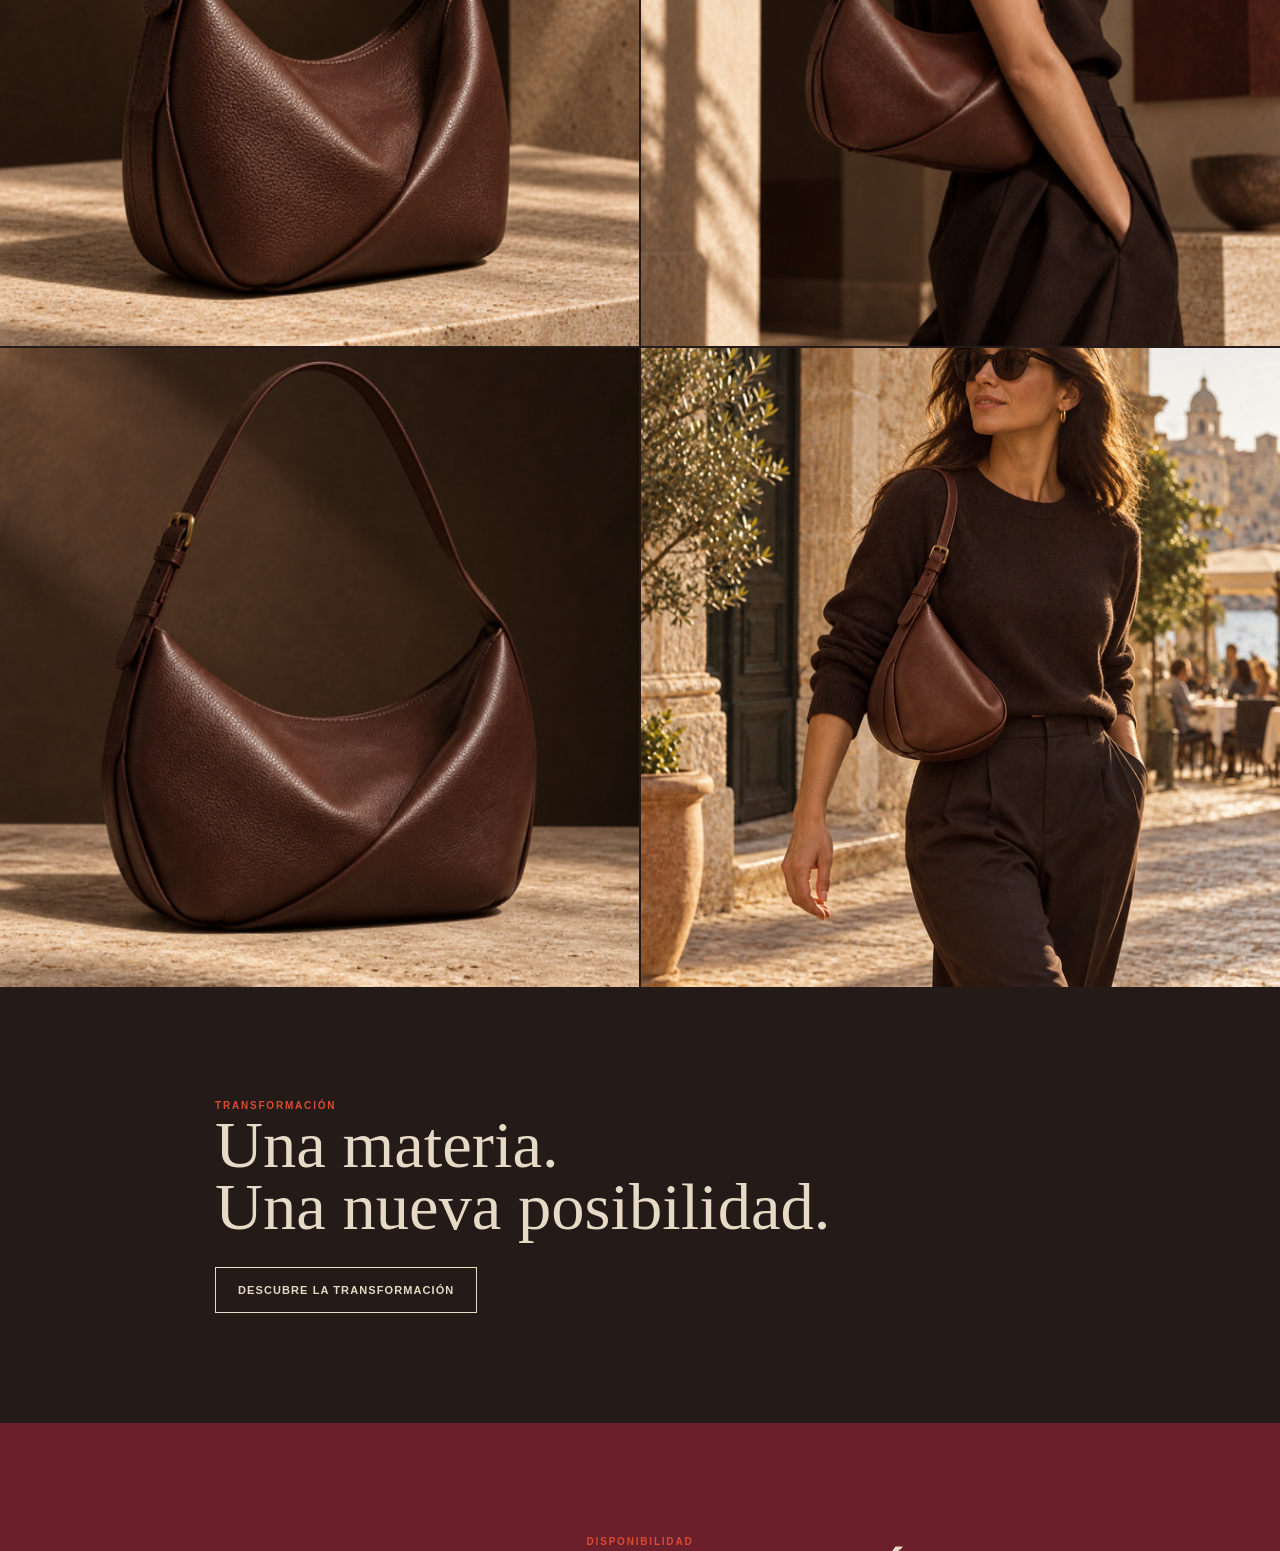
<file: producto-secondary.html>
<!doctype html><html lang="es"><head><meta charset="utf-8"><meta http-equiv="refresh" content="0;url=producto-aura.html"><link rel="canonical" href="producto-aura.html"><title>AURA | Alquimia</title></head><body><a href="producto-aura.html">Ir a AURA</a></body></html>
</file>
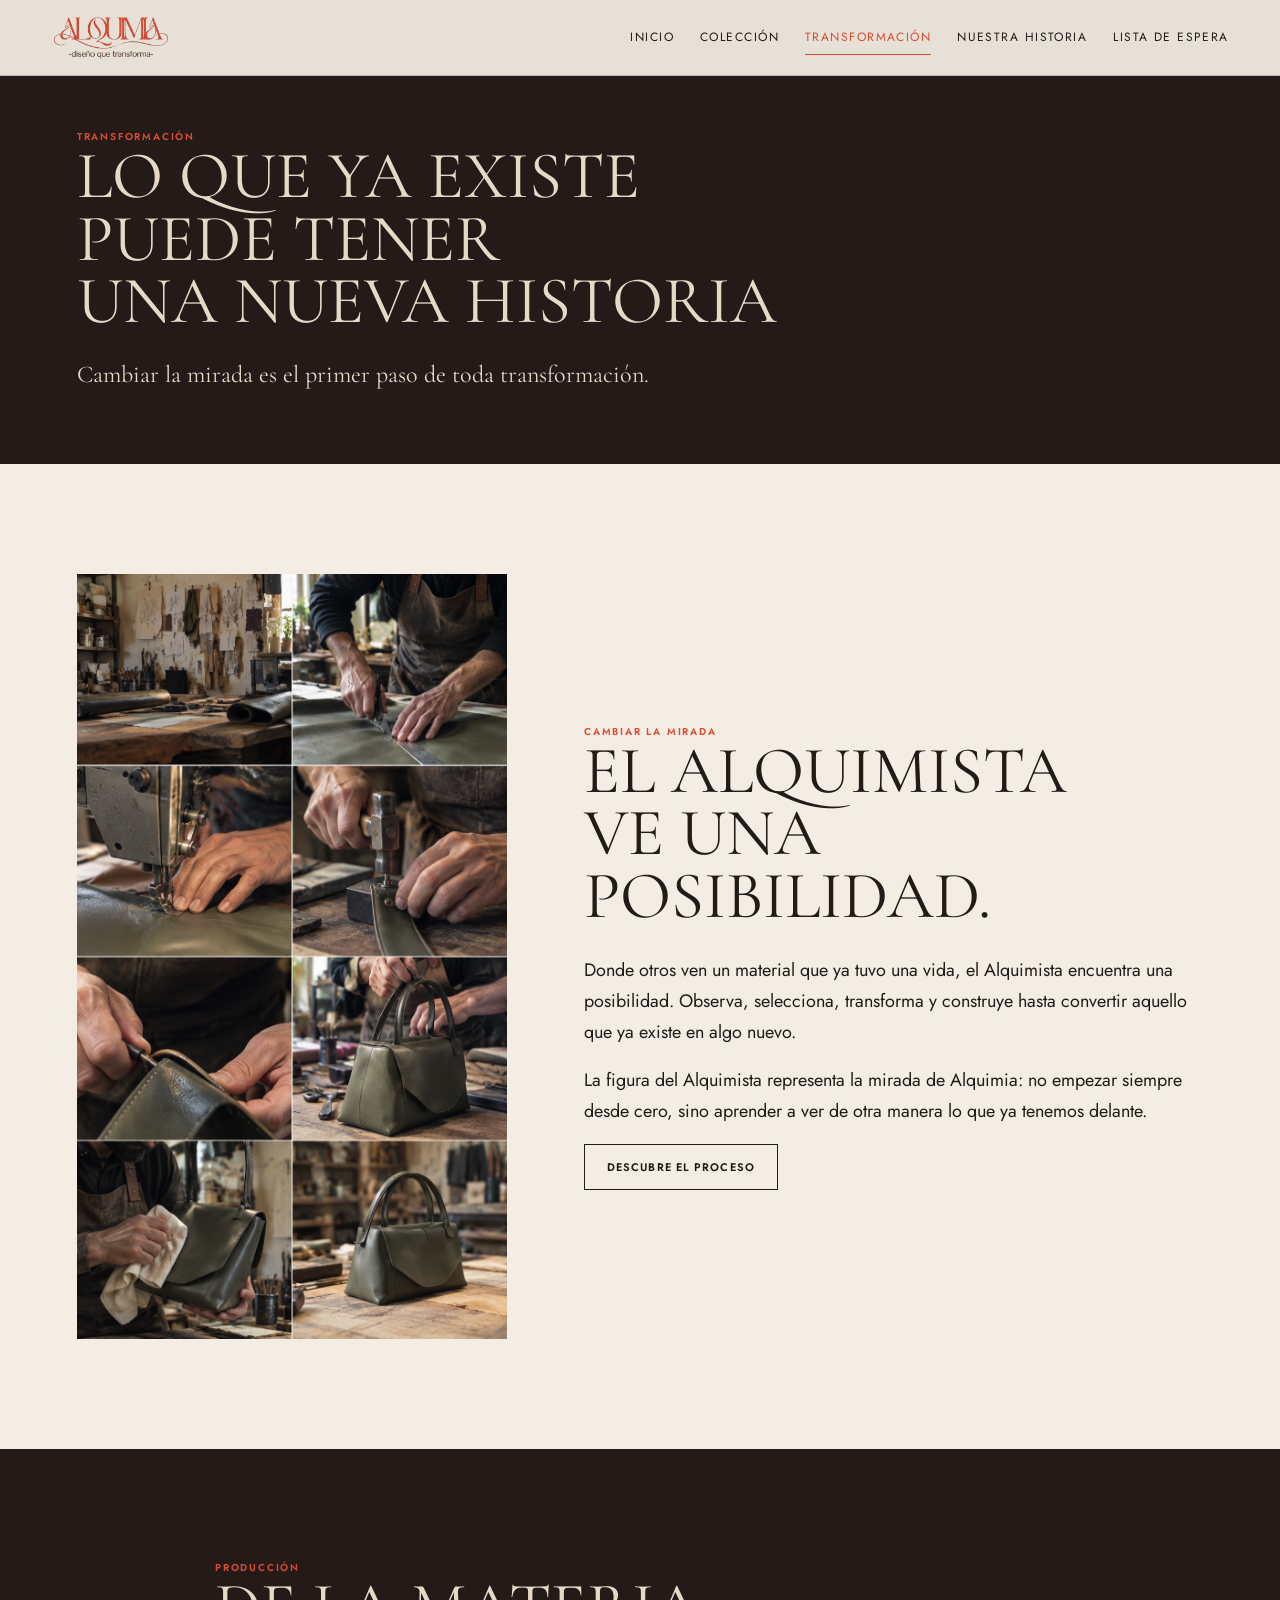
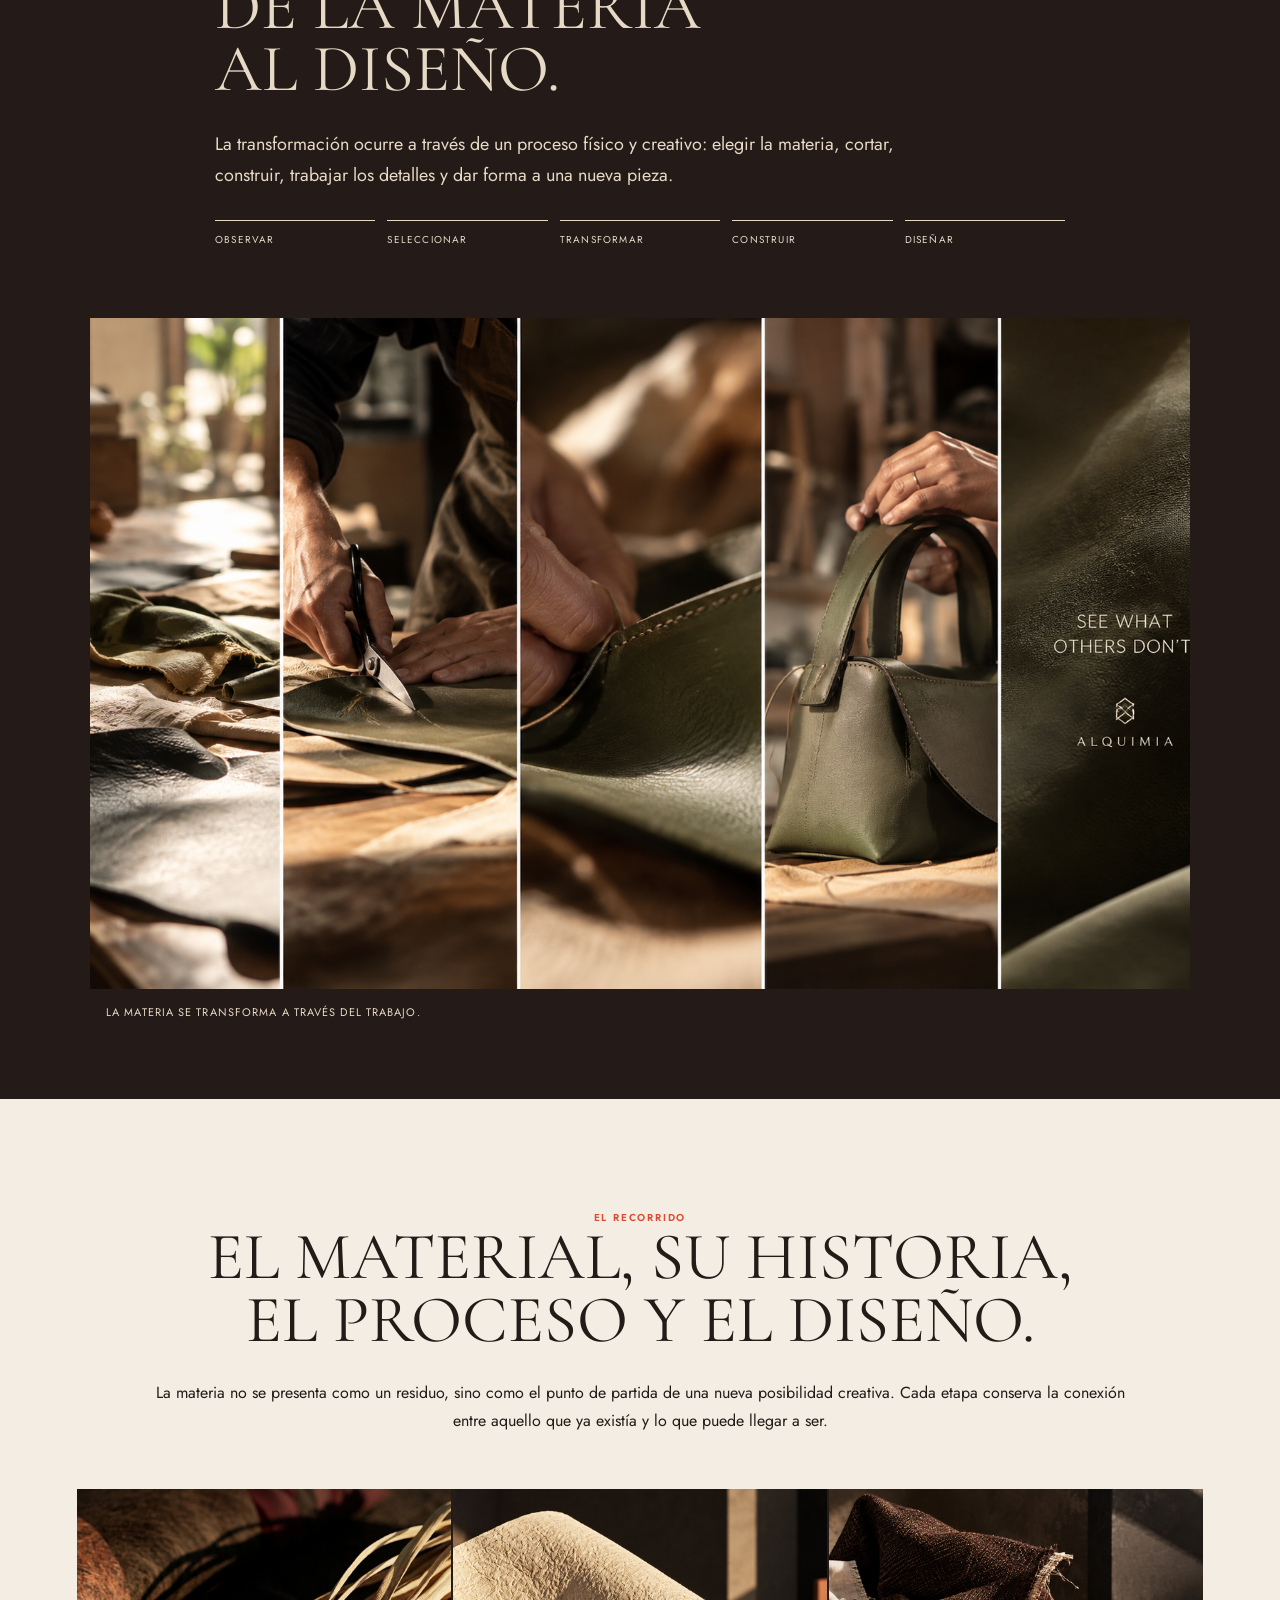
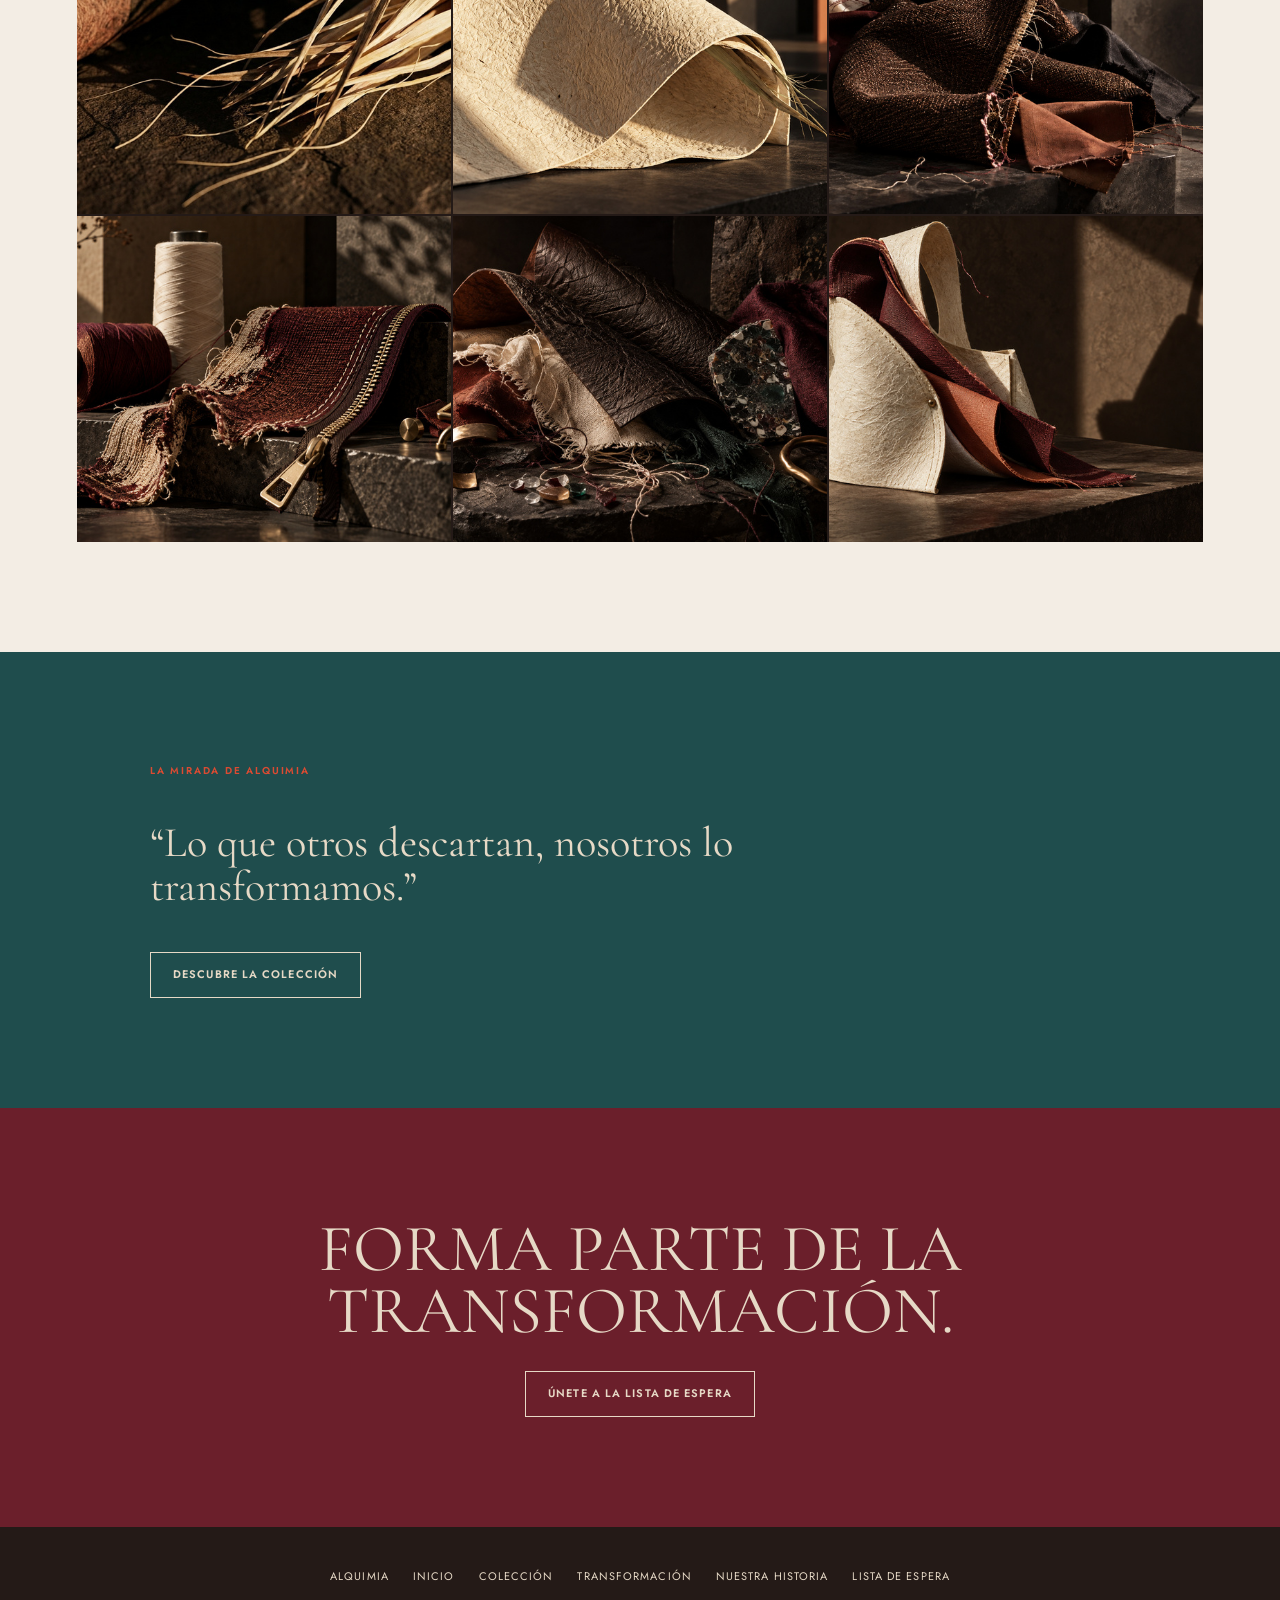
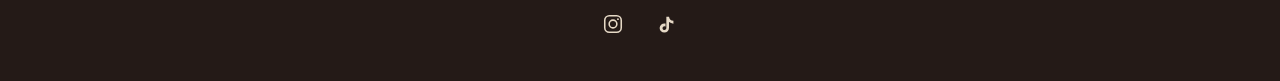
<file: transformacion.html>
<!doctype html><html lang="es"><head><meta charset="utf-8"><meta name="viewport" content="width=device-width,initial-scale=1"><title>Transformación | Alquimia — Una nueva forma de mirar</title><meta name="description" content="Descubre cómo Alquimia cambia la mirada sobre materiales existentes y los transforma en accesorios contemporáneos a través del proceso y el diseño."><link rel="stylesheet" href="css/style.css"><link rel="icon" type="image/svg+xml" href="assets/brand/favicon.svg"></head><body><header class="site-header"><a class="logo" href="index.html" aria-label="Alquimia, inicio"><img src="assets/brand/logo-alquimia.png" alt="Alquimia — diseño que transforma"></a><nav class="nav"><a href="index.html">Inicio</a><a href="coleccion.html">Colección</a><a href="transformacion.html">Transformación</a><a href="nuestra-historia.html">Nuestra historia</a><a href="lista-de-espera.html">Lista de espera</a></nav><button class="menu" aria-label="Abrir menú">☰</button></header><main>
<section class="page-hero"><div class="kicker">Transformación</div><h1 class="section-title">LO QUE YA EXISTE<br>PUEDE TENER<br>UNA NUEVA HISTORIA</h1><p class="collection-intro">Cambiar la mirada es el primer paso de toda transformación.</p></section>
<section class="section look-section"><div class="alchemist-layout"><img class="portrait" src="assets/production/alquimista-proceso.png" alt="Proceso de trabajo de un Alquimista en el taller de Alquimia"><div class="alchemist-copy"><div class="kicker">Cambiar la mirada</div><h2 class="section-title">EL ALQUIMISTA<br>VE UNA POSIBILIDAD.</h2><p>Donde otros ven un material que ya tuvo una vida, el Alquimista encuentra una posibilidad. Observa, selecciona, transforma y construye hasta convertir aquello que ya existe en algo nuevo.</p><p>La figura del Alquimista representa la mirada de Alquimia: no empezar siempre desde cero, sino aprender a ver de otra manera lo que ya tenemos delante.</p><a class="btn" href="#produccion">Descubre el proceso</a></div></div></section>
<section id="produccion" class="section dark"><div class="copy-section"><div class="kicker">Producción</div><h2 class="section-title">DE LA MATERIA<br>AL DISEÑO.</h2><p>La transformación ocurre a través de un proceso físico y creativo: elegir la materia, cortar, construir, trabajar los detalles y dar forma a una nueva pieza.</p><div class="process-line"><span>Observar</span><span>Seleccionar</span><span>Transformar</span><span>Construir</span><span>Diseñar</span></div></div><div class="production-gallery">
  <figure><img src="assets/production/artesanos-01.png" alt="Artesano de Alquimia trabajando la materia en el taller"><figcaption>La materia se transforma a través del trabajo.</figcaption></figure>
</div></section>
<section class="section"><div class="intro"><div class="kicker">El recorrido</div><h2 class="section-title">EL MATERIAL, SU HISTORIA,<br>EL PROCESO Y EL DISEÑO.</h2><p>La materia no se presenta como un residuo, sino como el punto de partida de una nueva posibilidad creativa. Cada etapa conserva la conexión entre aquello que ya existía y lo que puede llegar a ser.</p></div><div class="grid-6" style="margin-top:55px"><figure><img src="assets/transformation/ta-01.jpg" alt="Origen de la materia"><figcaption class="caption">01 · Origen</figcaption></figure><figure><img src="assets/transformation/ta-02.jpg" alt="Transformación de la materia"><figcaption class="caption">02 · Transformación</figcaption></figure><figure><img src="assets/transformation/ta-03.jpg" alt="Material recuperado"><figcaption class="caption">03 · Recuperación</figcaption></figure><figure><img src="assets/transformation/ta-04.jpg" alt="Construcción y detalle"><figcaption class="caption">04 · Construcción</figcaption></figure><figure><img src="assets/transformation/ta-05.jpg" alt="Materia y color"><figcaption class="caption">05 · Identidad</figcaption></figure><figure><img src="assets/transformation/ta-06.jpg" alt="Resultado de diseño"><figcaption class="caption">06 · Diseño</figcaption></figure></div></section>
<section class="section manifesto"><div class="copy-section"><div class="kicker">La mirada de Alquimia</div><p>“Lo que otros descartan, nosotros lo transformamos.”</p><a class="btn" href="coleccion.html">Descubre la colección</a></div></section>
<section class="section waitlist"><div class="waitlist-inner"><h2 class="section-title">FORMA PARTE DE LA TRANSFORMACIÓN.</h2><a class="btn" href="lista-de-espera.html">Únete a la lista de espera</a></div></section>
</main><footer class="footer"><div class="footer-links"><span>Alquimia</span><a href="index.html">Inicio</a><a href="coleccion.html">Colección</a><a href="transformacion.html">Transformación</a><a href="nuestra-historia.html">Nuestra historia</a><a href="lista-de-espera.html">Lista de espera</a></div><div class="footer-social" aria-label="Redes sociales"><a href="https://www.instagram.com/alquimia.accessorios/?stkn=MXY4cm1wZjN4dGFjZw%3D%3D&utm_source=qr" target="_blank" rel="noopener noreferrer" aria-label="Instagram de Alquimia"><svg viewBox="0 0 24 24" aria-hidden="true"><rect x="3" y="3" width="18" height="18" rx="5" fill="none" stroke="currentColor" stroke-width="1.7"/><circle cx="12" cy="12" r="4.2" fill="none" stroke="currentColor" stroke-width="1.7"/><circle cx="17.4" cy="6.7" r="1" fill="currentColor"/></svg></a><a href="https://www.tiktok.com/@alquimia.accessor?_r=1&_t=ZN-9A3bfkNKvQN" target="_blank" rel="noopener noreferrer" aria-label="TikTok de Alquimia"><svg viewBox="0 0 24 24" aria-hidden="true"><path d="M14.2 4c.5 2.7 2 4.3 4.8 4.5v3.1c-1.8-.1-3.4-.7-4.8-1.7v6.2c0 3.2-2.1 5.3-5.2 5.3A5 5 0 0 1 4 16.5c0-2.8 2.3-5.1 5.2-5.1.4 0 .8 0 1.2.1v3.2a2.4 2.4 0 0 0-1.2-.3c-1.2 0-2.1.9-2.1 2.1s.9 2.1 2.1 2.1c1.4 0 2.1-.9 2.1-2.4V4h2.9Z" fill="currentColor"/></svg></a></div></footer><script src="js/script.js"></script></body></html>
</file>
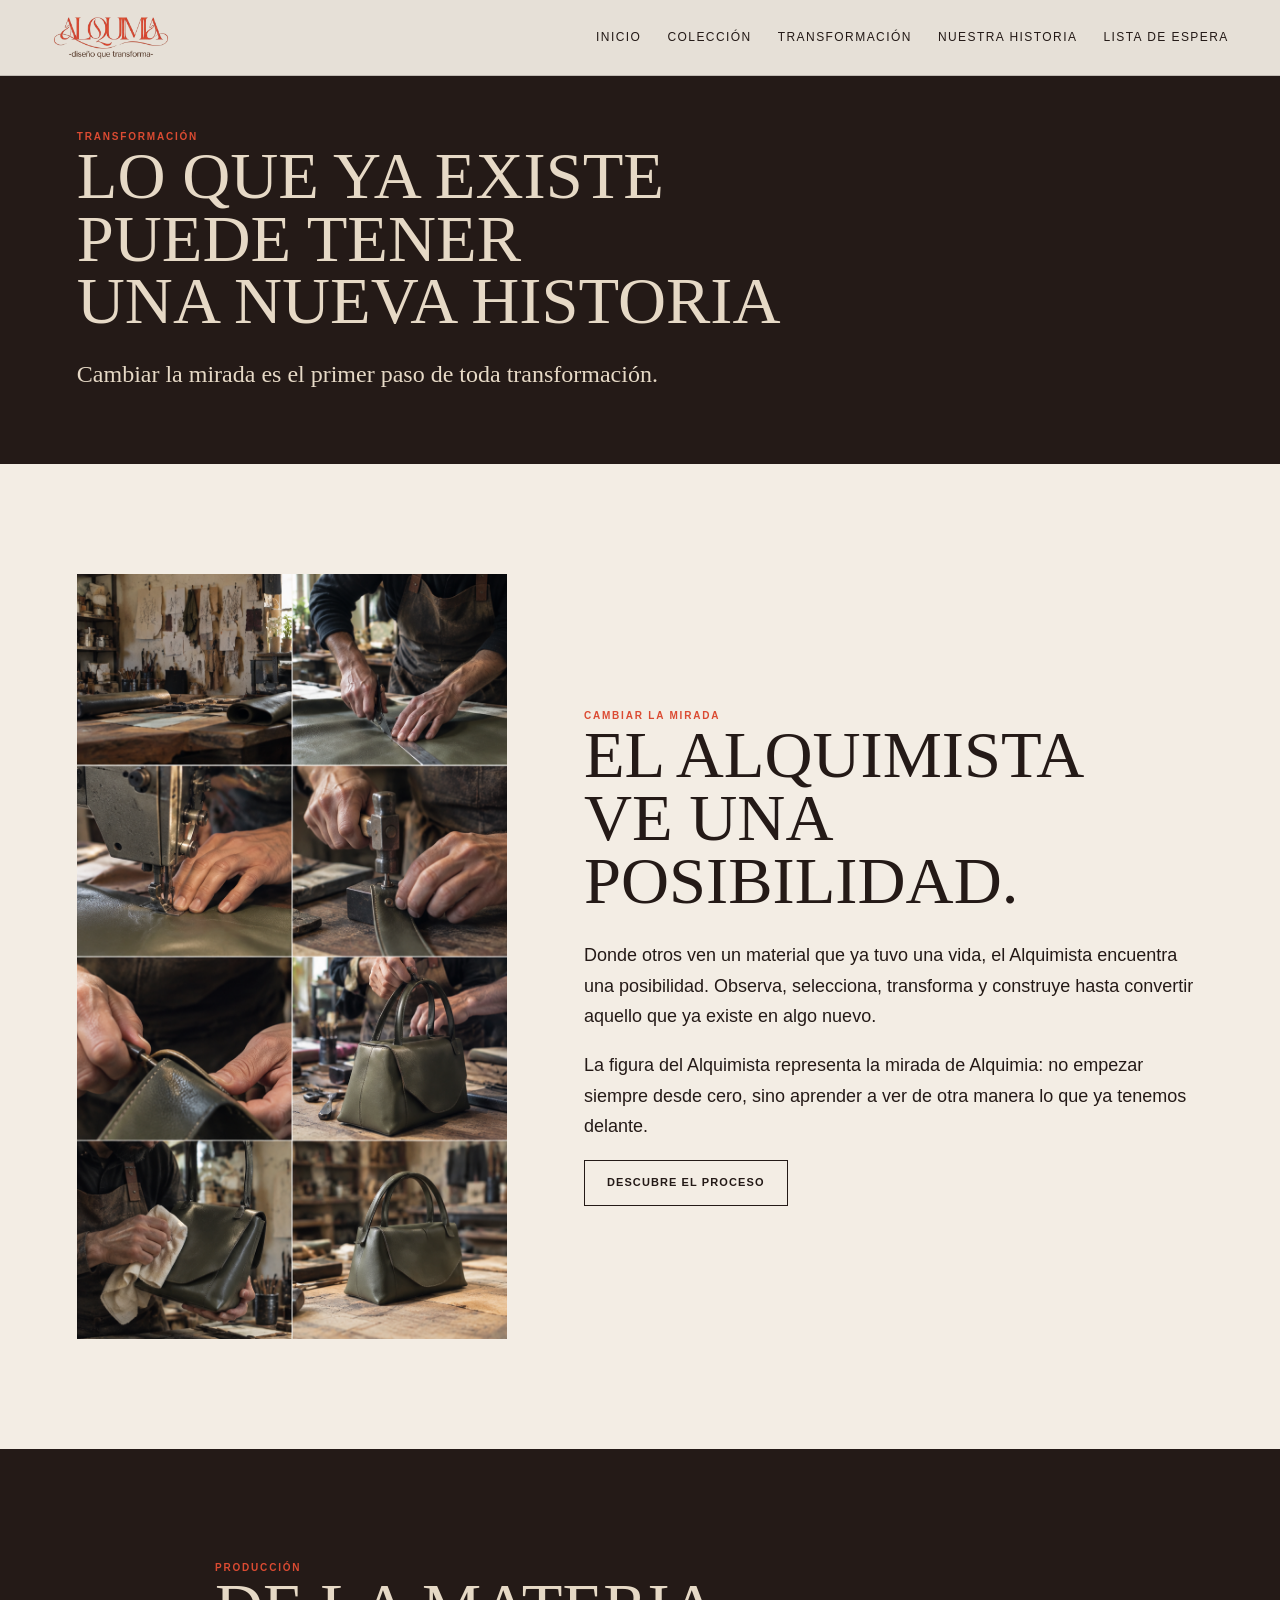
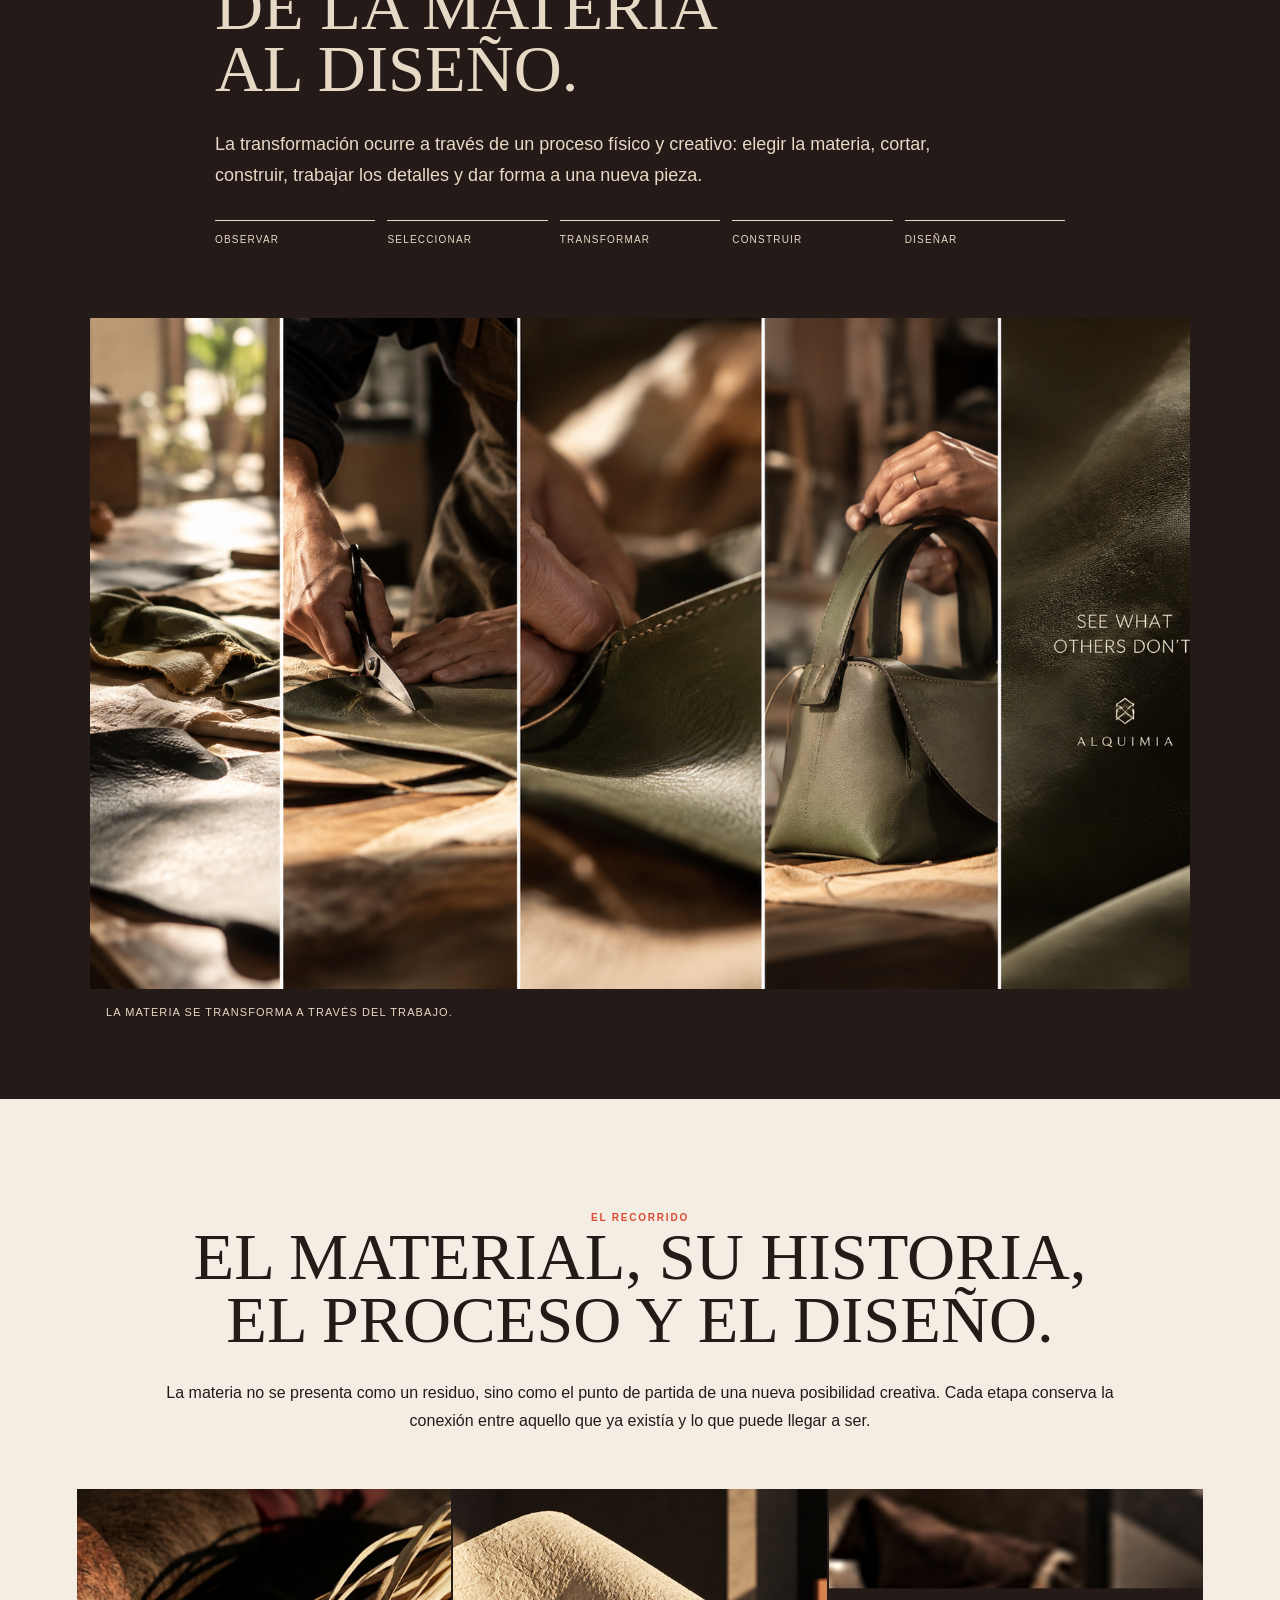
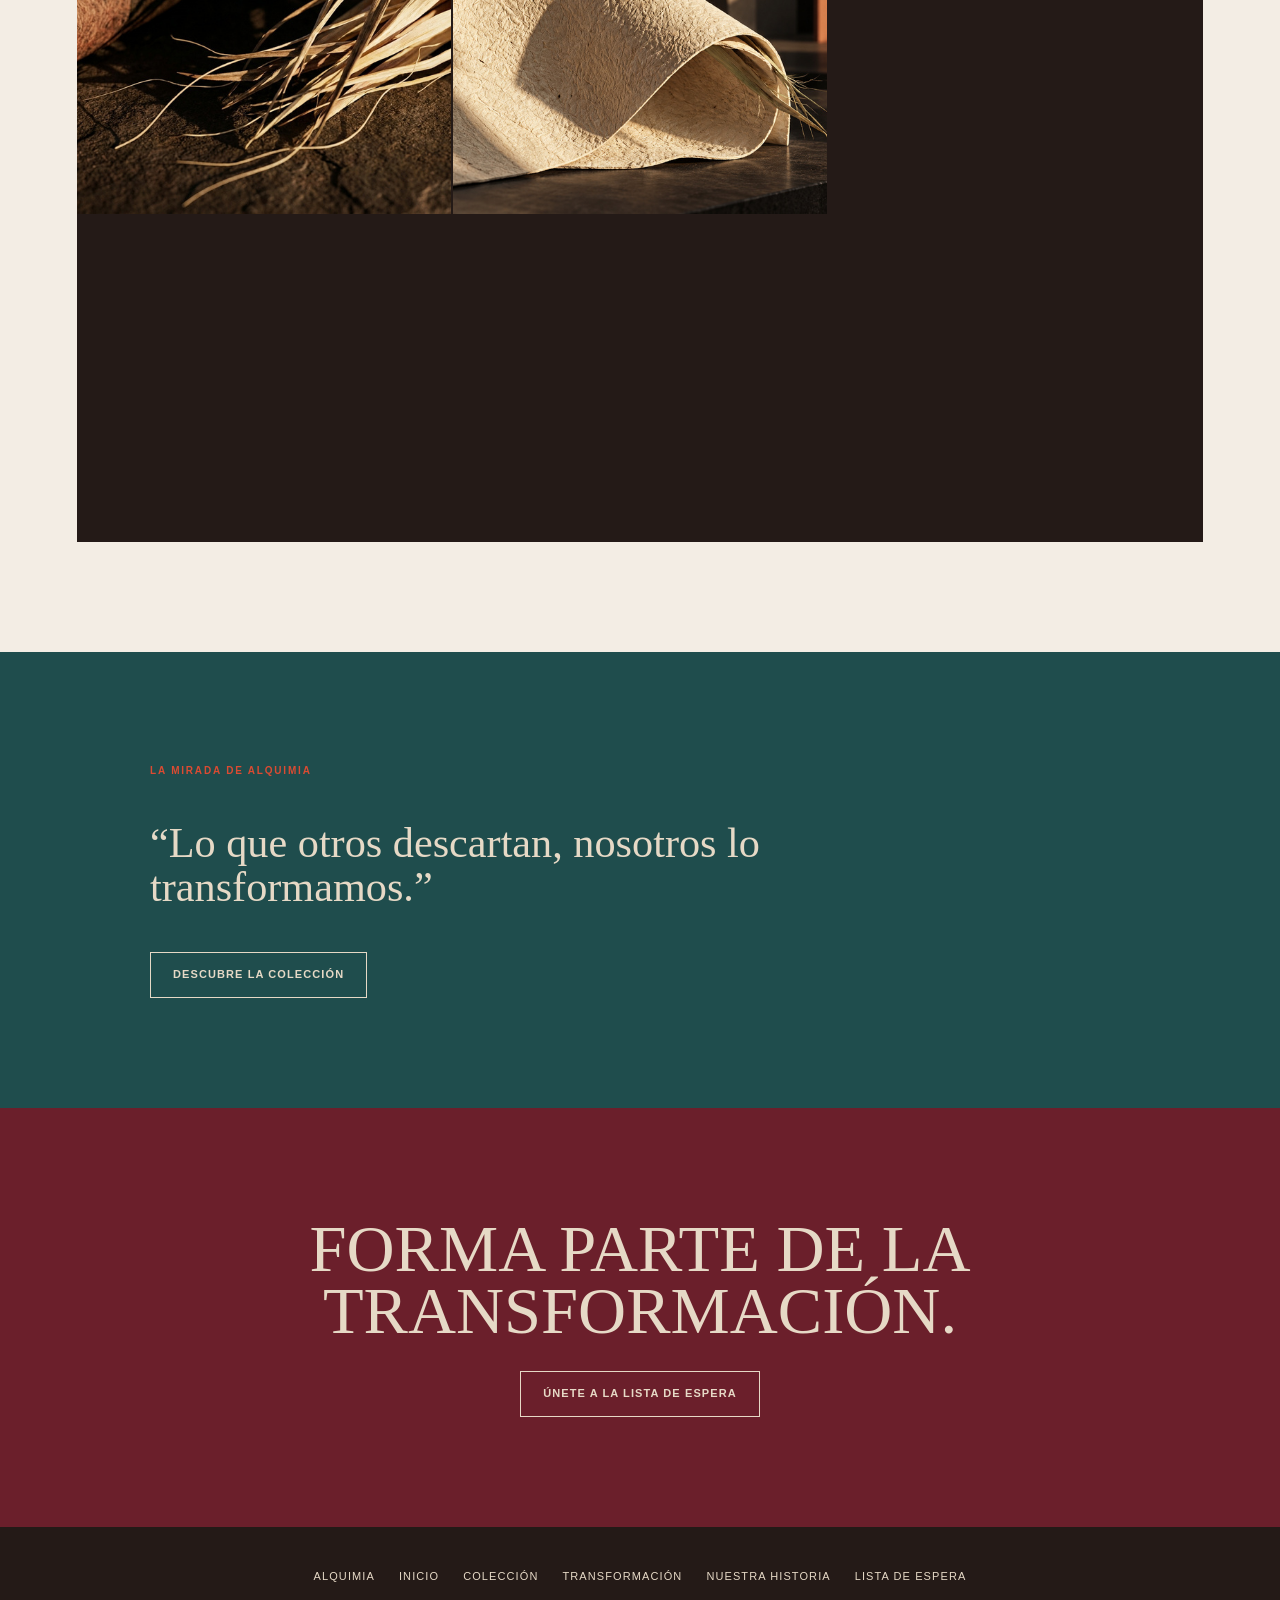
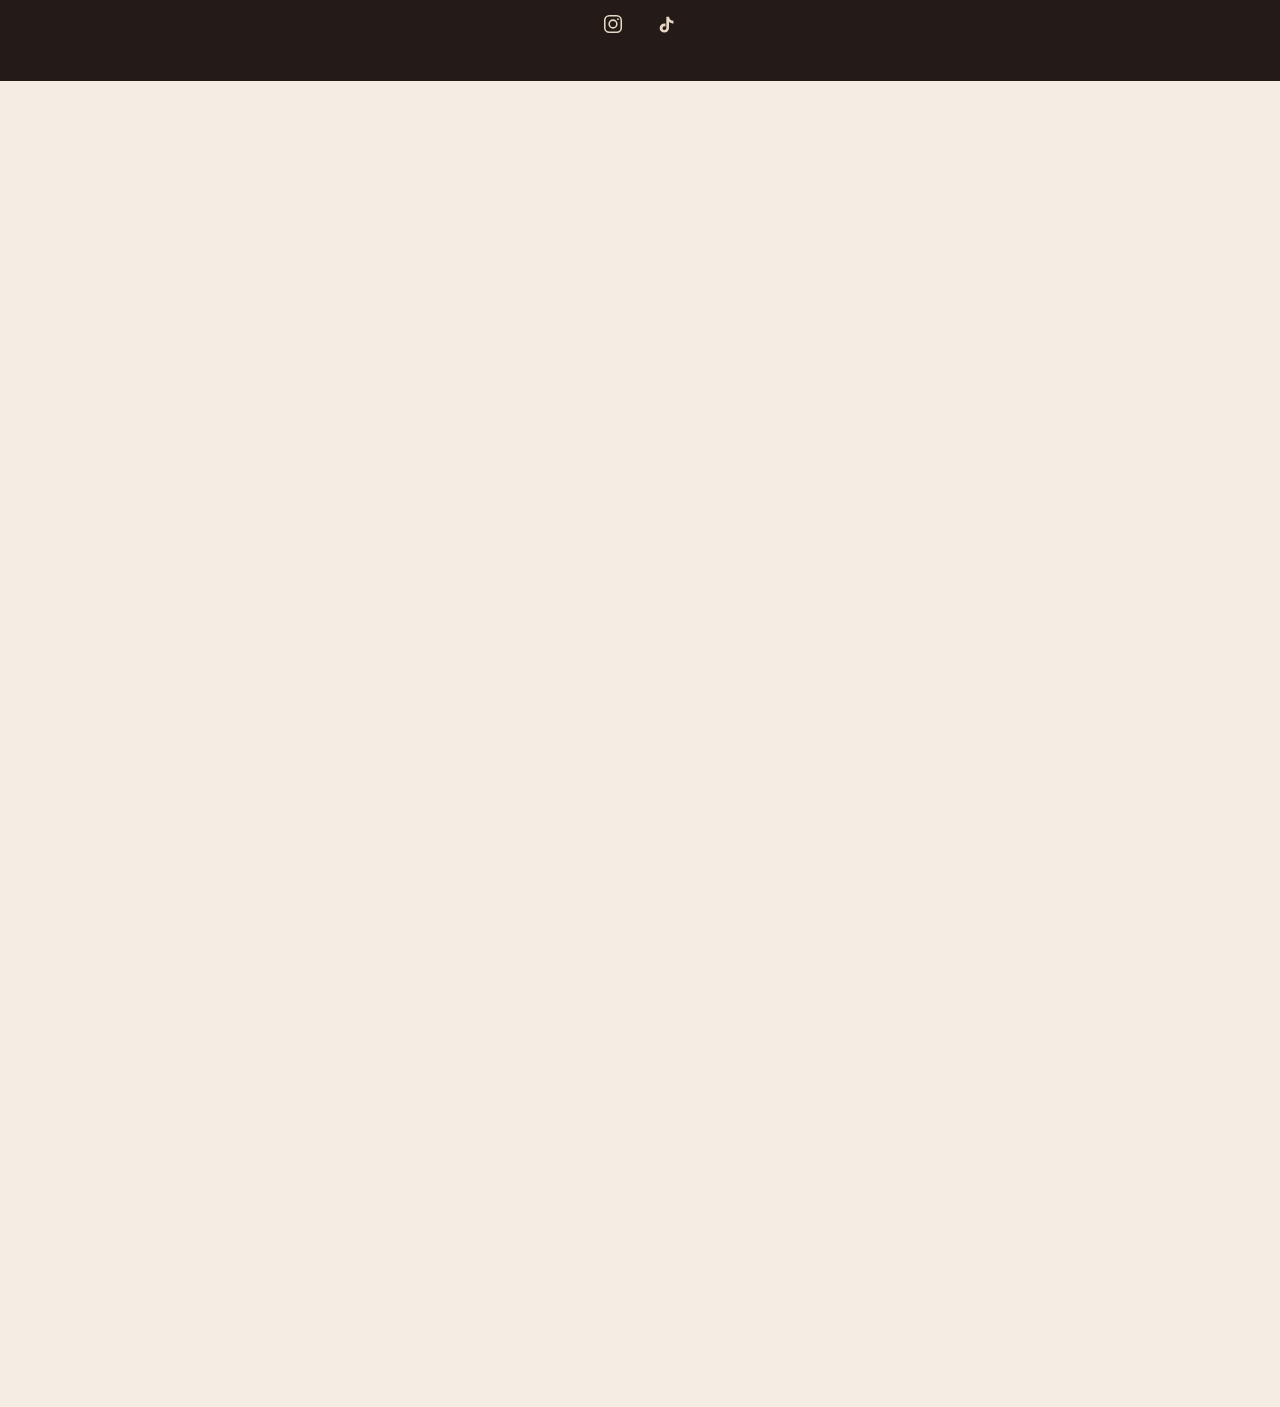
<file: transformation.html>
<!doctype html><html lang="es"><head><meta charset="utf-8"><meta http-equiv="refresh" content="0;url=transformacion.html"><link rel="canonical" href="transformacion.html"><title>Transformación | Alquimia</title></head><body><a href="transformacion.html">Ir a Transformación</a></body></html>
</file>
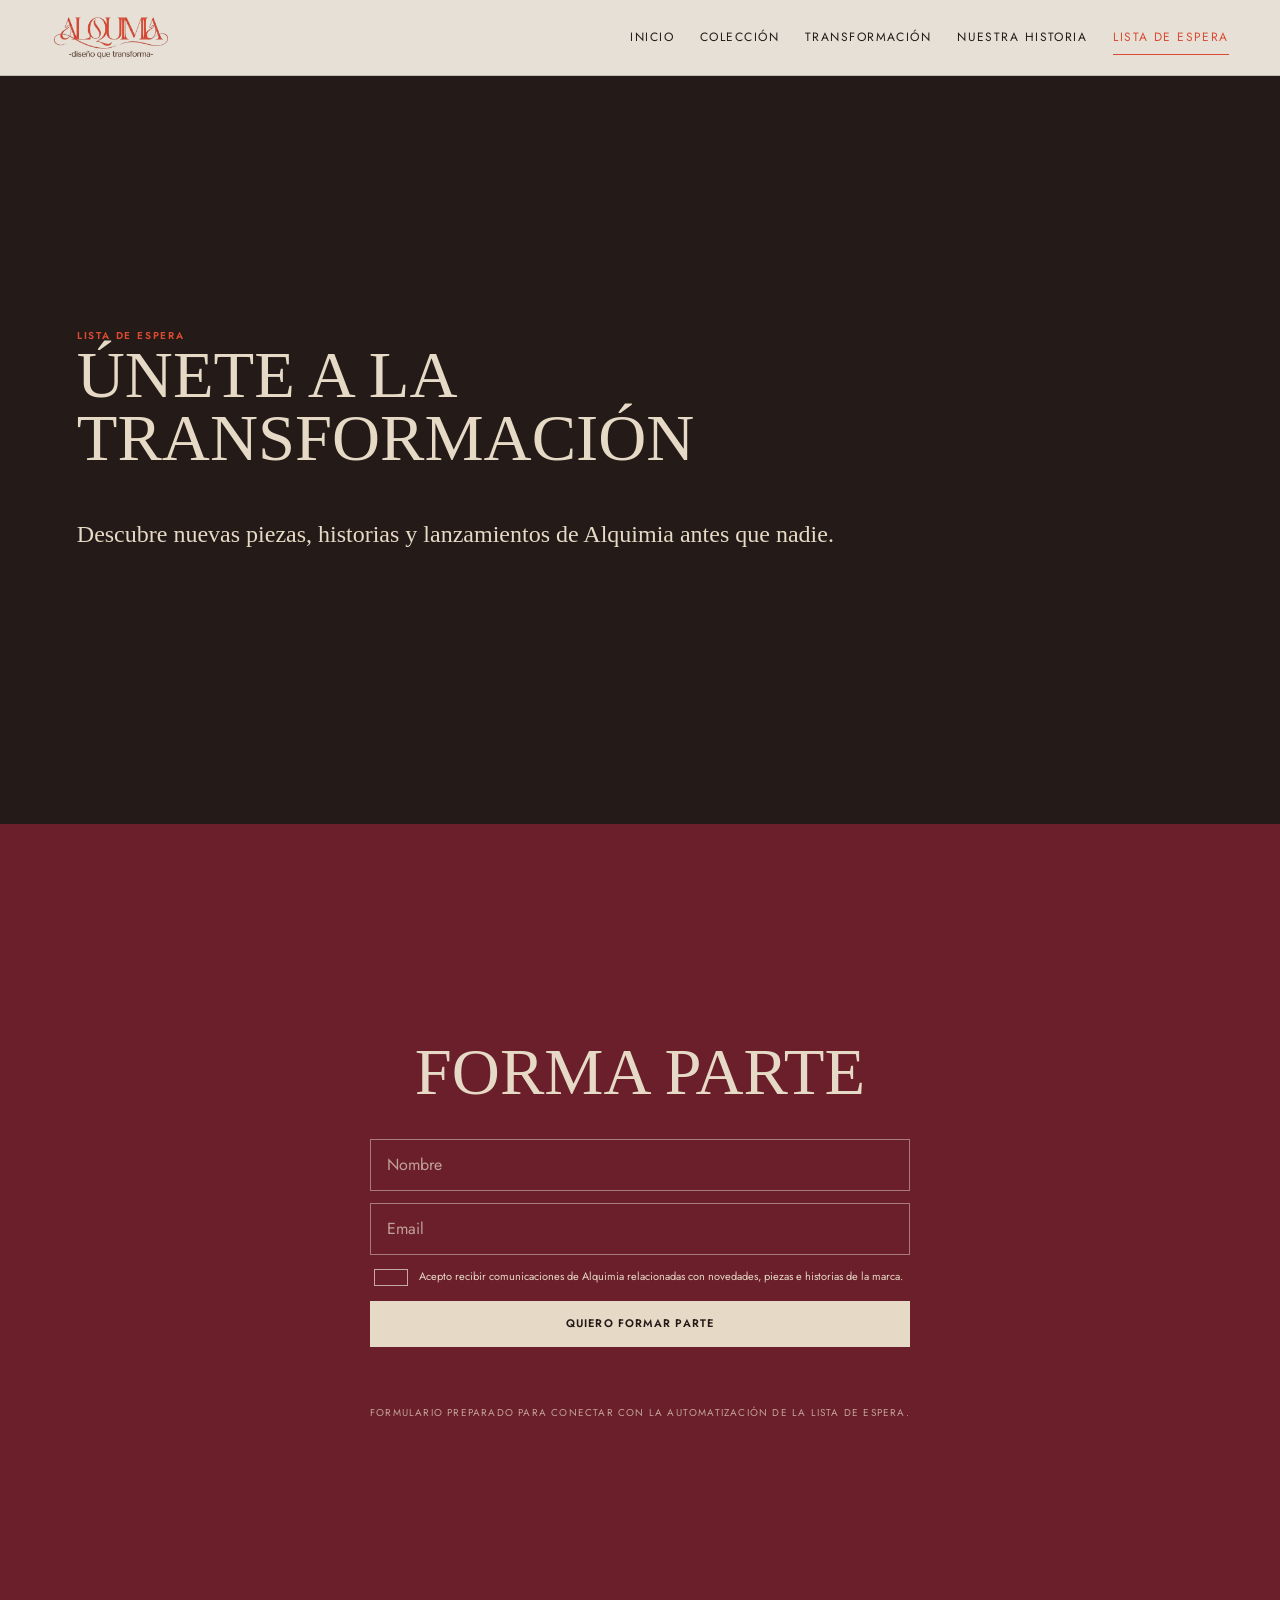
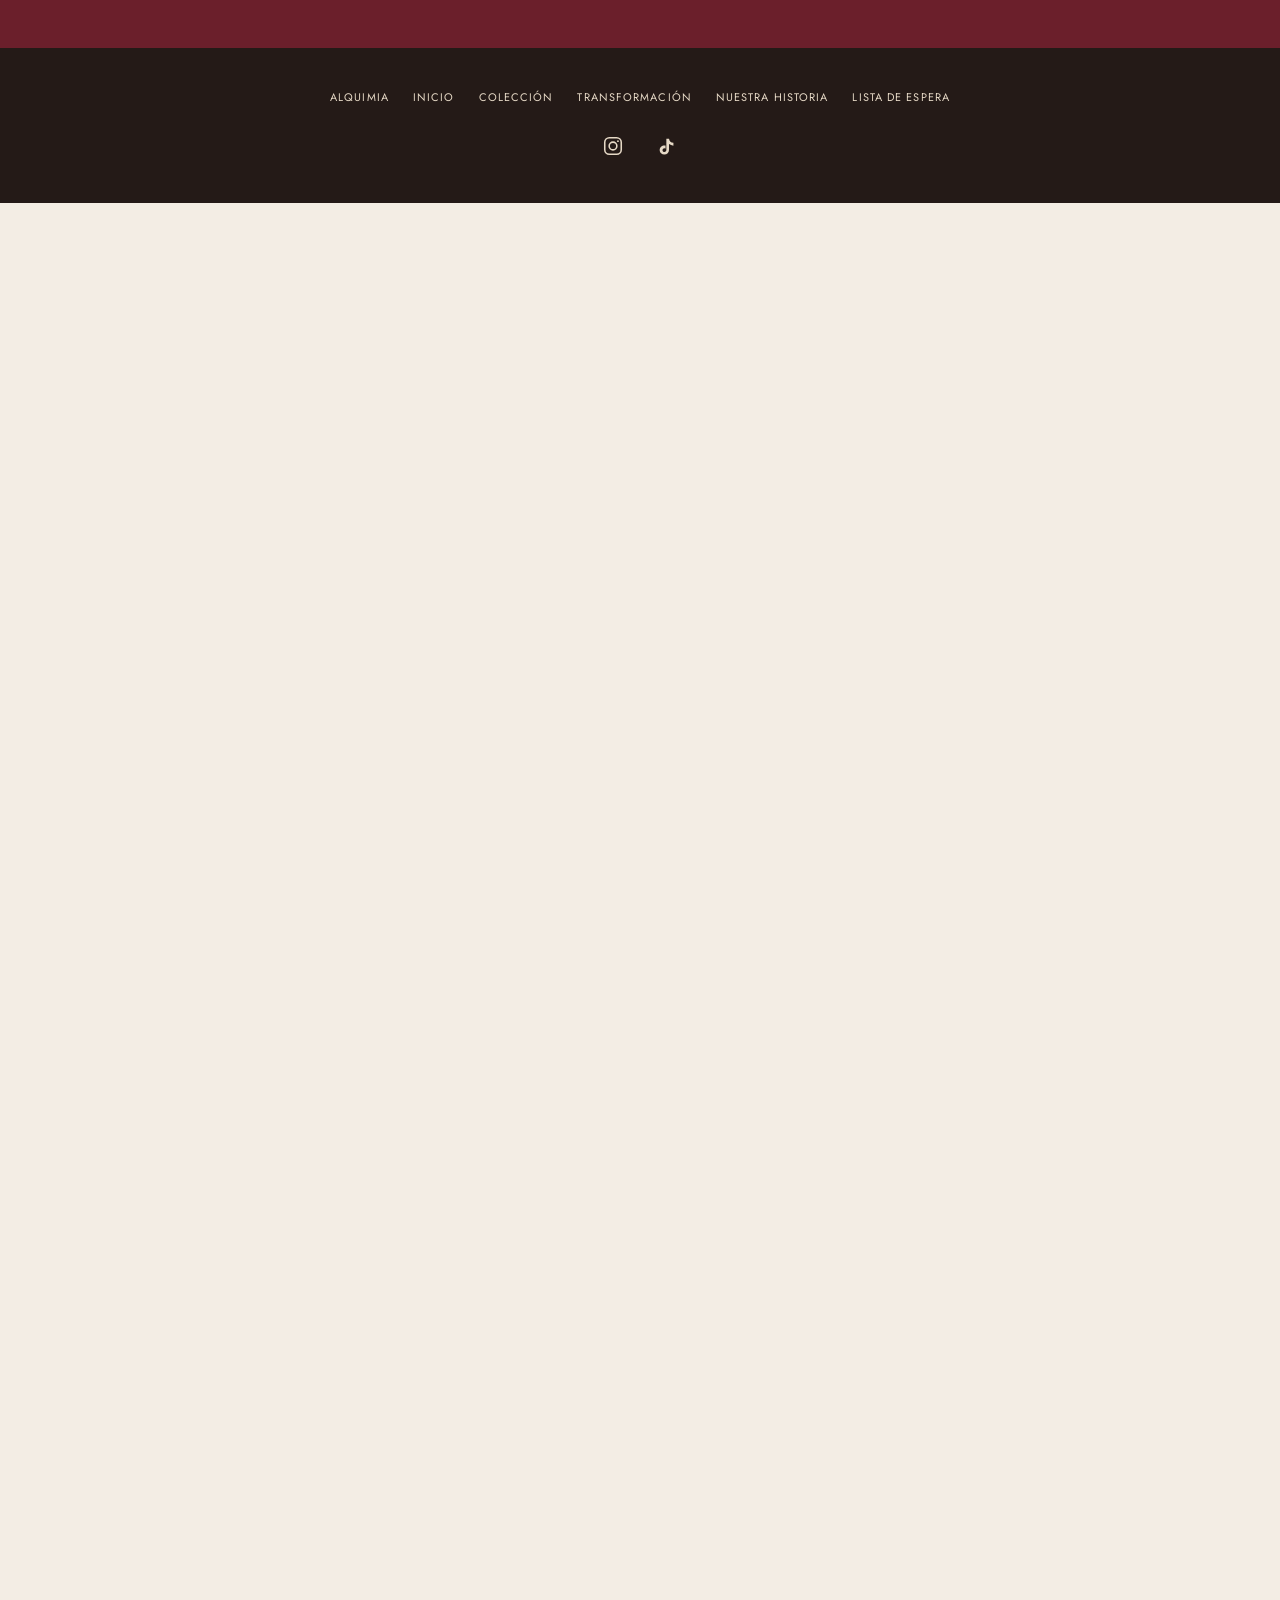
<file: waitlist.html>
<!doctype html><html lang="es"><head><meta charset="utf-8"><meta http-equiv="refresh" content="0;url=lista-de-espera.html"><link rel="canonical" href="lista-de-espera.html"><title>Lista de espera | Alquimia</title></head><body><a href="lista-de-espera.html">Ir a Lista de espera</a></body></html>
</file>
<file: css/style.css>
@import url('https://fonts.googleapis.com/css2?family=Cormorant+Garamond:wght@400;500;600&family=Jost:wght@400;500;600&display=swap');
:root{--espresso:#241A17;--cream:#E6D9C6;--terracotta:#DB4B32;--burgundy:#6B1F2B;--petrol:#1F4D4D;--ochre:#C18A2E;--plum:#4B2A4E;--paper:#f3ede4;--line:rgba(36,26,23,.18)}
*{box-sizing:border-box}html,body{width:100%;max-width:100%;overflow-x:hidden}html{scroll-behavior:smooth}body{margin:0;background:var(--paper);color:var(--espresso);font-family:'Jost',Arial,sans-serif;font-size:15px;line-height:1.6}a{color:inherit;text-decoration:none}img,video{display:block;width:100%;height:auto}button,input{font:inherit}
.site-header{position:fixed;z-index:50;top:0;left:0;right:0;height:76px;display:flex;align-items:center;justify-content:space-between;padding:0 4vw;background:rgba(243,237,228,.94);backdrop-filter:blur(12px);border-bottom:1px solid var(--line)}
.logo{display:flex;align-items:center;width:225px;height:64px}.logo img{display:block;width:225px;height:auto;max-height:54px;object-fit:contain;object-position:left center}.nav{display:flex;gap:28px;text-transform:uppercase;font-size:11px;letter-spacing:.12em}.nav a:hover{color:var(--terracotta)}.menu{display:none;border:0;background:none;font-size:24px}
.hero-film{position:relative;min-height:100vh;background:#111 url("../assets/hero/hero-01-final.jpg") center center/cover no-repeat;color:var(--cream);overflow:hidden}.hero-film video{position:absolute;inset:0;width:100%;height:100%;object-fit:cover;background:#111}.hero-film:after{content:"";position:absolute;inset:0;background:linear-gradient(90deg,rgba(0,0,0,.45),rgba(0,0,0,.08) 65%,rgba(0,0,0,.3))}.film-copy{position:relative;z-index:2;min-height:100vh;display:flex;flex-direction:column;justify-content:flex-end;padding:0 7vw 9vh;max-width:950px}.eyebrow{text-transform:uppercase;letter-spacing:.18em;font-size:10px;opacity:.85;margin-bottom:20px}.display{font-family:'Cormorant Garamond',serif;font-size:clamp(58px,8vw,126px);line-height:.82;font-weight:400;margin:0 0 25px;letter-spacing:-.03em}.film-copy p{max-width:650px;font-family:'Cormorant Garamond',serif;font-size:clamp(25px,2.4vw,38px);line-height:1.08;margin:0 0 30px}.film-note{font-size:10px;text-transform:uppercase;letter-spacing:.13em;opacity:.65;margin-top:18px}
.section{padding:110px 6vw}.section.dark{background:var(--espresso);color:var(--cream)}.intro{max-width:1000px;margin:auto;text-align:center}.kicker{text-transform:uppercase;letter-spacing:.18em;font-size:10px;color:var(--terracotta);font-weight:600}.serif{font-family:'Cormorant Garamond',serif}.statement{font-size:clamp(38px,5.4vw,78px);line-height:.95;margin:22px 0 30px;font-weight:400}.section-title{font-family:'Cormorant Garamond',serif;font-size:clamp(46px,6vw,86px);line-height:.9;font-weight:400;margin:0 0 28px}.grid-6{display:grid;grid-template-columns:repeat(3,1fr);gap:2px;background:var(--espresso)}.grid-6 figure,.product-grid figure,.life-grid figure{margin:0;position:relative;overflow:hidden}.grid-6 img{aspect-ratio:1.15;object-fit:cover;transition:transform .5s}.grid-6 figure:hover img,.product-grid figure:hover img,.life-grid figure:hover img{transform:scale(1.035)}.caption{padding:14px 0;text-transform:uppercase;letter-spacing:.12em;font-size:10px}.process-line{display:flex;justify-content:space-between;gap:12px;margin:34px 0 50px;text-transform:uppercase;letter-spacing:.12em;font-size:10px}.process-line span{flex:1;border-top:1px solid currentColor;padding-top:10px}.product-grid{display:grid;grid-template-columns:1fr 1fr;gap:18px}.product-card{background:#e9dfd1}.product-card .info{padding:25px}.product-card h3{font-family:'Cormorant Garamond',serif;font-size:38px;font-weight:400;margin:0 0 8px}.product-card p{margin:0 0 18px;color:#5c4b43}.product-card img{aspect-ratio:1/1;object-fit:cover}.split{display:grid;grid-template-columns:1fr 1fr;min-height:640px}.split-media img{height:100%;object-fit:cover}.split-copy{display:flex;flex-direction:column;justify-content:center;padding:8vw;background:var(--petrol);color:var(--cream)}.split-copy p{max-width:530px}.waitlist{background:var(--burgundy);color:var(--cream)}.waitlist-inner{max-width:900px;margin:auto;text-align:center}.form{display:grid;grid-template-columns:1fr 1fr;gap:12px;margin:35px auto 0;max-width:720px;text-align:left}.form input{height:52px;padding:0 16px;border:1px solid rgba(230,217,198,.5);background:transparent;color:var(--cream)}.form input::placeholder{color:rgba(230,217,198,.7)}.check{grid-column:1/-1;font-size:11px;display:flex;gap:8px;align-items:flex-start}.check input{width:16px;height:16px;margin-top:2px}.form .btn{grid-column:1/-1;background:var(--cream);color:var(--espresso);border-color:var(--cream);cursor:pointer}.form-message{grid-column:1/-1;font-size:13px;min-height:20px}.footer{padding:40px 6vw;background:var(--espresso);color:var(--cream);display:flex;justify-content:space-between;gap:30px;font-size:11px;text-transform:uppercase;letter-spacing:.1em}
.page-hero{padding:150px 6vw 70px;background:var(--espresso);color:var(--cream)}.page-hero .section-title{max-width:1000px}.collection-intro{max-width:800px;font-family:'Cormorant Garamond',serif;font-size:28px;line-height:1.15}.product-page .product-hero{display:grid;grid-template-columns:1fr 1fr;padding-top:76px;background:var(--espresso);color:var(--cream)}.product-page .product-hero .main-image{height:calc(100vh - 76px);object-fit:cover}.product-meta{display:flex;flex-direction:column;justify-content:center;padding:7vw}.product-meta h1{font-family:'Cormorant Garamond',serif;font-size:clamp(54px,7vw,100px);font-weight:400;line-height:.85;margin:10px 0 25px}.detail-grid{display:grid;grid-template-columns:1fr 1fr;gap:2px;background:var(--espresso)}.detail-grid img{aspect-ratio:1/1;object-fit:cover}.copy-section{max-width:850px;margin:auto}.copy-section p{font-size:18px;max-width:720px}.material-strip{display:grid;grid-template-columns:repeat(3,1fr);gap:2px;background:var(--espresso)}.material-strip img{aspect-ratio:1.1;object-fit:cover}.life-grid{display:grid;grid-template-columns:repeat(4,1fr);gap:2px;background:var(--espresso)}.life-grid img{aspect-ratio:3/4;object-fit:cover}.small-note{text-transform:uppercase;letter-spacing:.12em;font-size:10px;opacity:.7}.anchor{scroll-margin-top:90px}
.look-section{background:var(--paper)}.alchemist-layout{display:grid;grid-template-columns:minmax(280px,.82fr) minmax(320px,1.18fr);gap:6vw;align-items:center;max-width:1280px;margin:0 auto}.alchemist-layout .portrait{aspect-ratio:941/1672;object-fit:cover;max-height:780px}.alchemist-copy p{font-size:18px;max-width:650px}.production-wide{max-width:1280px;margin:70px auto 0}.production-wide img{width:100%;height:auto}.production-label{margin-top:20px;text-transform:uppercase;letter-spacing:.12em;font-size:10px;opacity:.7}.production-gallery{max-width:1280px;margin:70px auto 0;display:grid;grid-template-columns:1fr 1fr;gap:3px;background:var(--espresso)}.production-gallery figure{margin:0;background:var(--espresso)}.production-gallery img{width:100%;height:100%;object-fit:cover}.production-gallery figcaption{padding:14px 16px 18px;color:var(--cream);font-size:11px;text-transform:uppercase;letter-spacing:.1em}.manifesto{background:var(--petrol);color:var(--cream)}.manifesto .copy-section{max-width:980px}.manifesto p{font-family:'Cormorant Garamond',serif;font-size:clamp(28px,3.3vw,48px);line-height:1.05}.hero-film-placeholder{min-height:100vh;display:flex;align-items:center;justify-content:center;background:#111;color:var(--cream);padding:100px 8vw;text-align:center}.hero-film-placeholder p{max-width:650px}
@media(max-width:800px){.site-header{height:66px}.logo{width:185px;height:58px}.logo img{width:185px;height:auto;max-height:48px}.nav{display:none;position:absolute;top:66px;left:0;right:0;background:var(--paper);padding:20px 6vw;flex-direction:column;gap:18px;border-bottom:1px solid var(--line)}.nav.open{display:flex}.menu{display:block}.hero-film{min-height:82vh;width:100%;}.film-copy{min-height:82vh;padding:0 7vw 8vh;max-width:100%;}.display{font-size:72px}.film-copy p{font-size:26px}.section{padding:78px 6vw}.grid-6{grid-template-columns:1fr 1fr}.process-line{flex-direction:column;gap:20px}.product-grid,.split,.product-page .product-hero,.alchemist-layout{grid-template-columns:1fr}.product-page .product-hero .main-image{height:65vh}.product-meta{padding:65px 7vw}.detail-grid{grid-template-columns:1fr 1fr}.material-strip{grid-template-columns:1fr}.life-grid{grid-template-columns:1fr 1fr}.form{grid-template-columns:1fr}.form .check,.form .btn,.form-message{grid-column:1}.footer{flex-direction:column}.alchemist-layout .portrait{max-height:none}.production-wide{margin-top:35px}.production-gallery{grid-template-columns:1fr;margin-top:35px}.production-gallery figcaption{font-size:10px}.collection-intro{font-size:24px}.section,.page-hero,.split,.product-page .product-hero,.footer{max-width:100%;}.detail-grid{width:100%;}.product-grid{width:100%;}.hero-film,.waitlist{width:100%;}}

.product-image-link{display:block;cursor:pointer}.product-image-link:focus-visible{outline:2px solid var(--terracotta);outline-offset:4px}.product-image-link img{transition:transform .5s}.product-image-link:hover img{transform:scale(1.035)}

/* --- UX review refinements --- */
body{font-size:16px;line-height:1.7}
h1,h2,h3,p{overflow-wrap:break-word}
.section-title{font-size:clamp(42px,5.2vw,88px);line-height:.94}
.display{font-size:clamp(54px,7vw,94px);line-height:.86}
.logo{width:190px}
.logo img{width:190px;max-height:48px}
.nav{gap:26px;font-size:12px}
.nav a{position:relative;padding:8px 0}
.nav a:hover,.nav a:focus-visible{color:var(--terracotta)}
.nav a.active{color:var(--terracotta)}
.nav a.active:after{content:"";position:absolute;left:0;right:0;bottom:1px;height:1px;background:currentColor}
.nav a:focus-visible,.btn:focus-visible,.menu:focus-visible,.product-card:focus-visible{outline:2px solid var(--terracotta);outline-offset:4px}
.btn{display:inline-flex;align-items:center;justify-content:center;min-height:46px;padding:12px 22px;border:1px solid currentColor;background:transparent;color:inherit;text-transform:uppercase;letter-spacing:.1em;font-size:11px;font-weight:600;cursor:pointer;transition:background .25s,color .25s,transform .25s,border-color .25s}
.btn:hover{background:var(--terracotta);border-color:var(--terracotta);color:#fff;transform:translateY(-1px)}
.section.dark .btn:hover,.waitlist .btn:hover,.split-copy .btn:hover{background:var(--cream);border-color:var(--cream);color:var(--espresso)}
.product-grid{max-width:1180px;margin-left:auto;margin-right:auto}
.product-card{transition:transform .3s,box-shadow .3s;cursor:pointer}
.product-card:hover{transform:translateY(-3px);box-shadow:0 14px 35px rgba(36,26,23,.12)}
.product-image-link{overflow:hidden}
.product-image-link img{transition:transform .6s cubic-bezier(.2,.65,.2,1)}
.product-card:hover .product-image-link img{transform:scale(1.045)}
.grid-6 figure{position:relative;overflow:hidden}
.grid-6 figure:after{content:"";position:absolute;inset:0;background:linear-gradient(transparent 35%,rgba(0,0,0,.68));opacity:0;transition:opacity .3s;pointer-events:none}
.grid-6 figure:hover:after{opacity:1}
.grid-6 .caption{position:absolute;z-index:2;left:0;right:0;bottom:0;margin:0;padding:18px 18px 20px;color:var(--cream);transform:translateY(100%);transition:transform .3s;background:transparent}
.grid-6 figure:hover .caption{transform:translateY(0)}
.process-line{margin:30px 0 42px}
.page-hero{padding-top:128px;padding-bottom:52px}
.collection-intro{font-size:24px}
.footer{display:flex;flex-direction:column;align-items:center;gap:22px;text-align:center}
.footer a{transition:color .2s}
.footer a:hover{color:var(--terracotta)}
.waitlist-inner{max-width:920px}
.waitlist .form{max-width:560px;grid-template-columns:1fr}
.waitlist .form .check,.waitlist .form .btn,.waitlist .form-message{grid-column:1}
.waitlist input[type="text"],.waitlist input[type="email"],.waitlist input[name="name"]{width:100%}
.check input{appearance:none;-webkit-appearance:none;flex:0 0 17px;width:17px;height:17px;border:1px solid rgba(230,217,198,.75);background:transparent;border-radius:0;cursor:pointer;position:relative}
.check input:checked{background:var(--terracotta);border-color:var(--terracotta)}
.check input:checked:after{content:"";position:absolute;left:5px;top:1px;width:4px;height:8px;border:solid #fff;border-width:0 1.5px 1.5px 0;transform:rotate(45deg)}
.waitlist-page .page-hero,.waitlist-page .waitlist{min-height:calc(100vh - 76px);display:flex;align-items:center}
.waitlist-page main{min-height:calc(100vh - 76px)}
.success-state{animation:fadeIn .45s ease both}
@keyframes fadeIn{from{opacity:0;transform:translateY(8px)}to{opacity:1;transform:none}}
@media(max-width:800px){
  .logo,.logo img{width:170px}
  .section-title{font-size:clamp(40px,10vw,66px)}
  .display{font-size:68px}
  .footer{grid-template-columns:1fr}
  .page-hero{padding-top:112px}
  .waitlist-page .page-hero,.waitlist-page .waitlist{min-height:auto}
}

/* Home hero CTA position */
@media(min-width:801px){.hero-film .film-copy .btn{align-self:flex-start;transform:translateX(-3vw)}.hero-film .film-copy .btn:hover{transform:translate(-3vw,-1px)}}

/* Footer social icons and page layout refinements */
.footer-links{display:flex;align-items:center;justify-content:center;flex-wrap:wrap;gap:24px;font-size:11px;text-transform:uppercase;letter-spacing:.1em;width:100%}
.footer-links a,.footer-links span{display:inline-block}
.footer-social{display:flex;align-items:center;justify-content:center;gap:20px}
.footer-social a{display:flex;align-items:center;justify-content:center;width:34px;height:34px;color:var(--cream);transition:color .2s,transform .2s}
.footer-social a:hover{color:var(--terracotta);transform:translateY(-2px)}
.footer-social svg{width:22px;height:22px}
.production-gallery{grid-template-columns:1fr;max-width:1100px}
.waitlist-page .page-hero{flex-direction:column;align-items:flex-start;justify-content:center}
@media(min-width:801px){.hero-film .film-copy .btn{align-self:flex-start;transform:none}.hero-film .film-copy .btn:hover{transform:translateY(-1px)}}
@media(max-width:800px){.footer-links{flex-direction:column;gap:14px}.footer-social{margin-top:2px}.waitlist-page .page-hero{align-items:flex-start}.production-gallery{grid-template-columns:1fr}}
</file>
